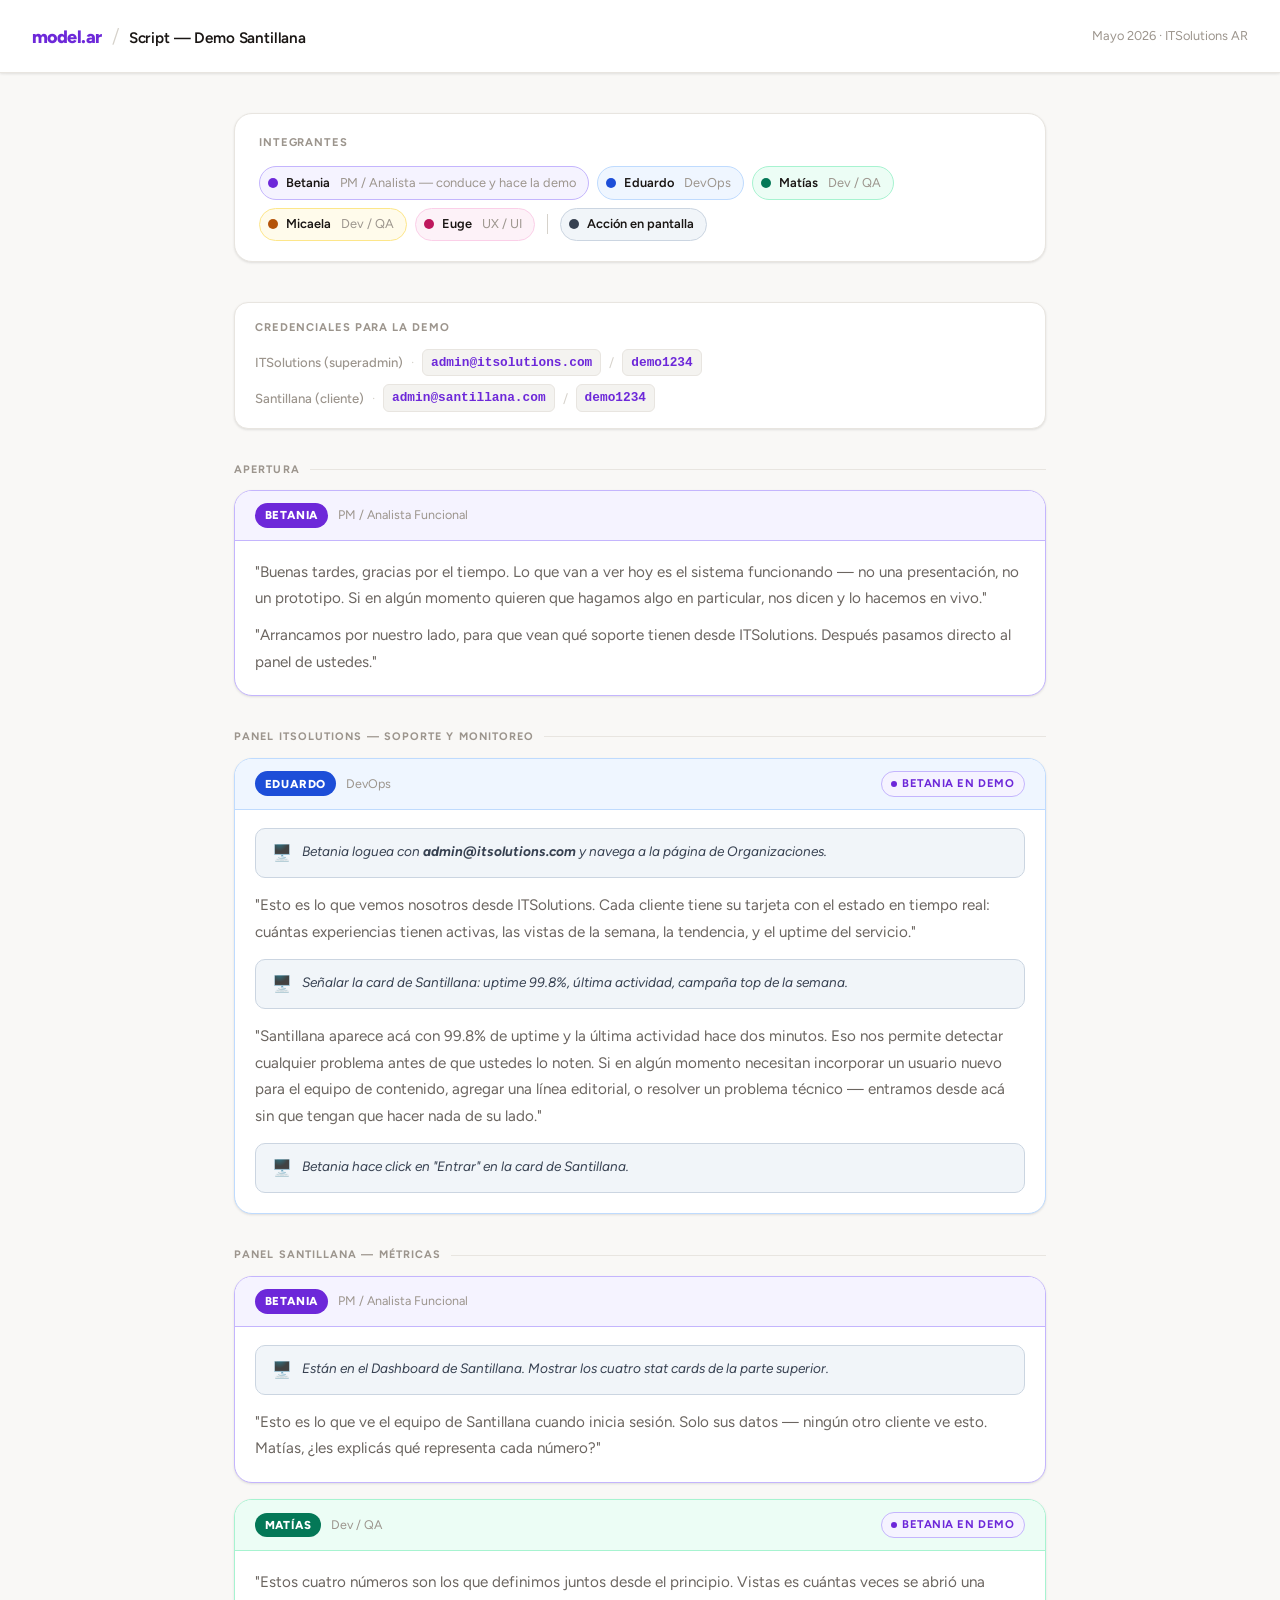
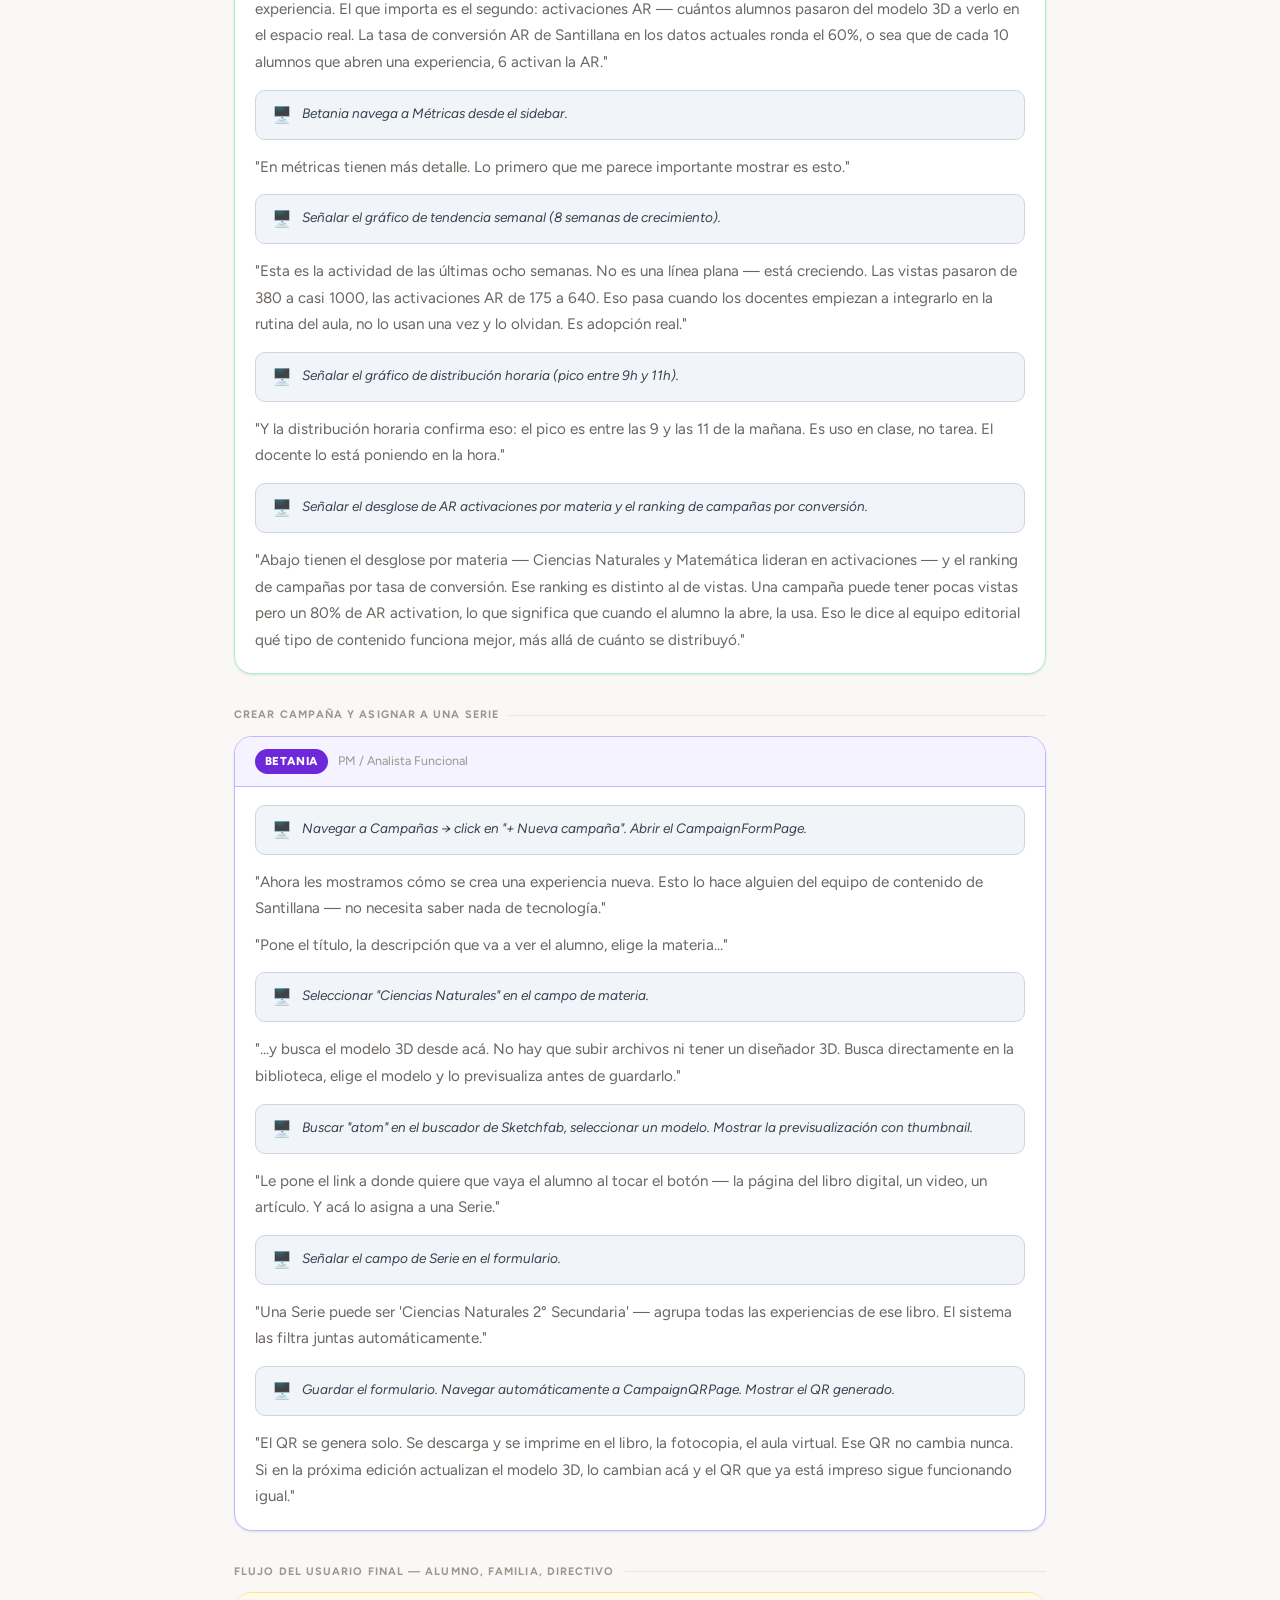
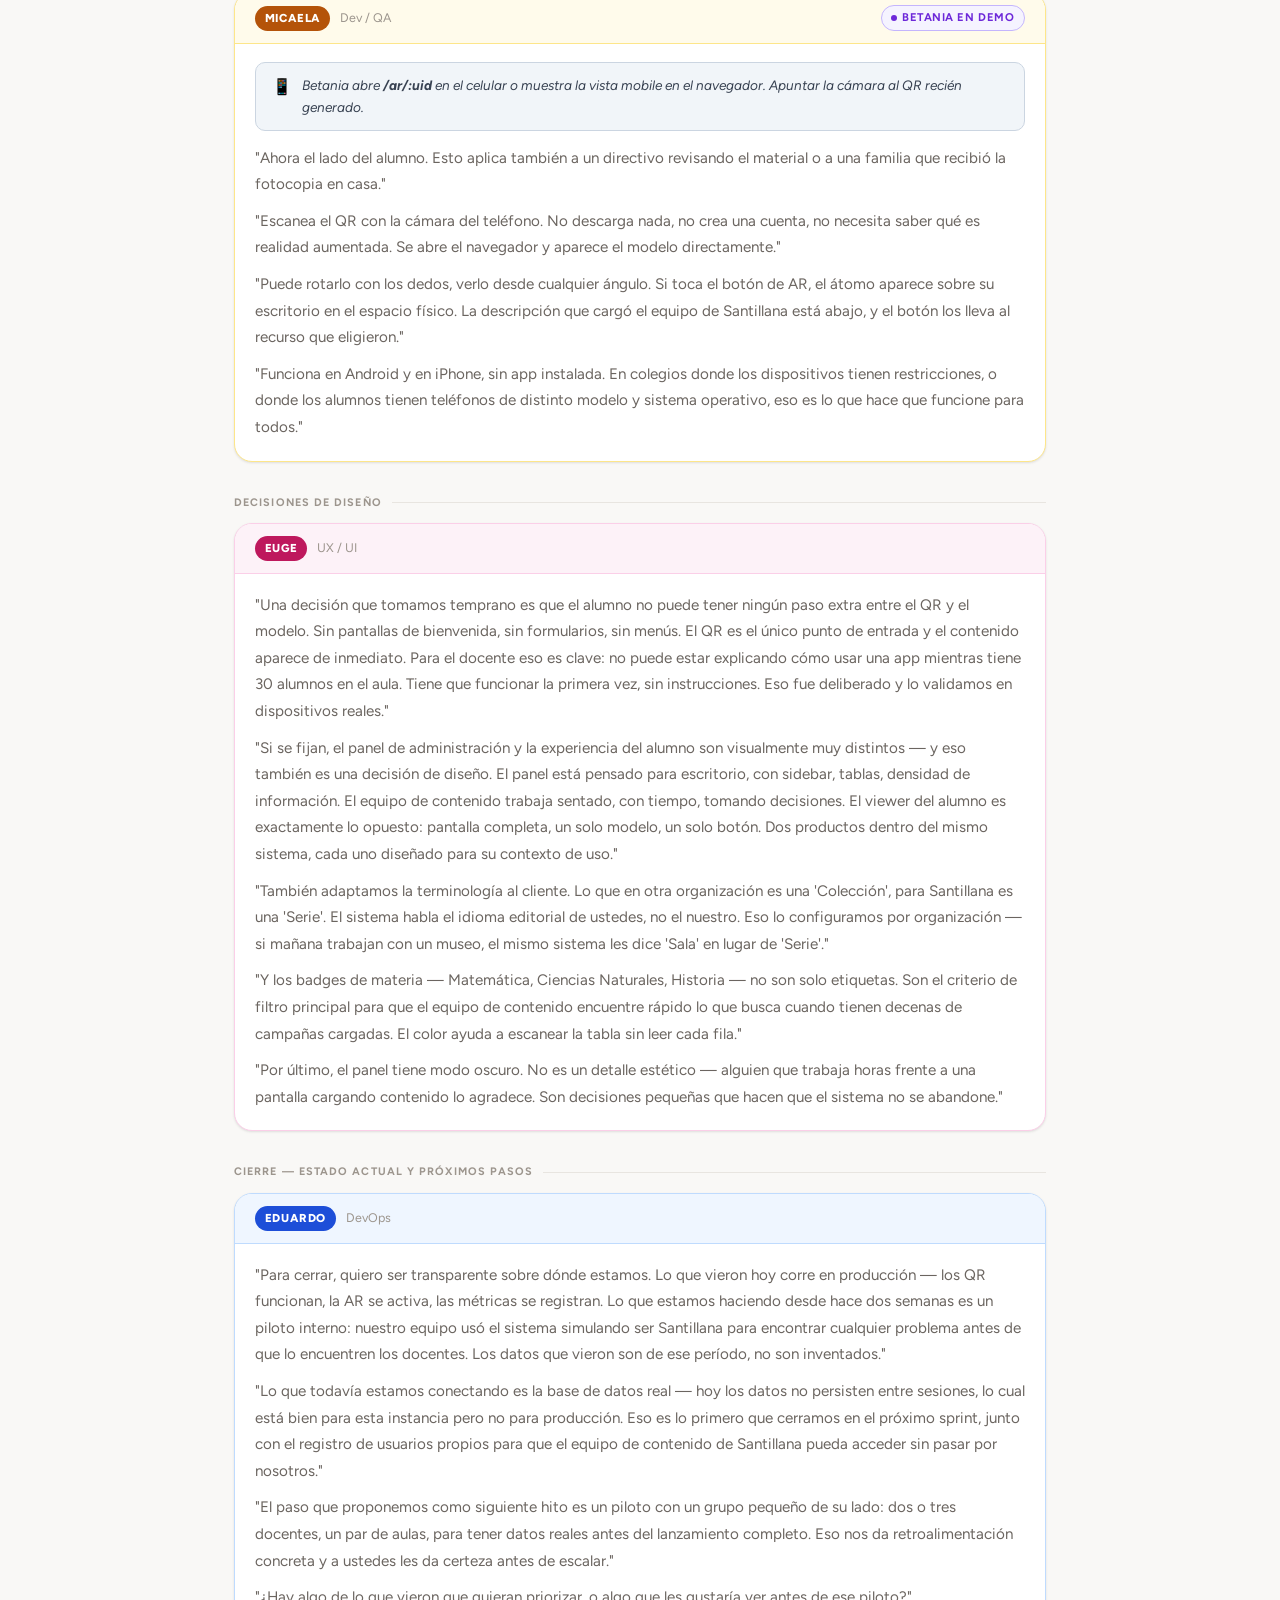
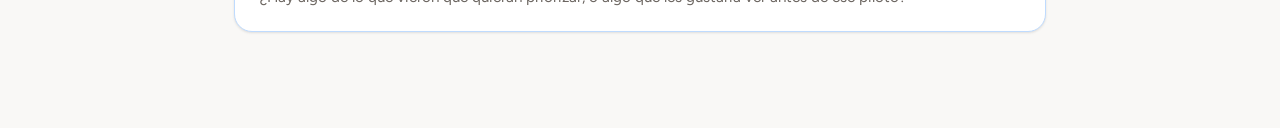
<file: index.html>
<!DOCTYPE html>
<html lang="es">
<head>
  <meta charset="UTF-8" />
  <meta name="viewport" content="width=device-width, initial-scale=1.0" />
  <title>model.ar — Script Demo Santillana</title>
  <link rel="preconnect" href="https://fonts.googleapis.com" />
  <link href="https://fonts.googleapis.com/css2?family=Figtree:ital,wght@0,300..900;1,300..900&display=swap" rel="stylesheet" />
  <style>
    /* ─── Tokens (del design system de model.ar) ─── */
    :root {
      --font: 'Figtree', system-ui, -apple-system, sans-serif;
      --font-mono: ui-monospace, SFMono-Regular, Menlo, monospace;

      --bg:        #f9f8f6;
      --surface:   #ffffff;
      --surface-2: #f4f3f0;
      --line:      #e8e5e0;
      --line-md:   #d6d2cb;

      --text:      #1a1614;
      --text-2:    #6b6560;
      --text-3:    #9c958d;

      --accent:    #6d28d9;
      --accent-bg: #f5f3ff;

      --r-sm: 6px;
      --r-md: 10px;
      --r-lg: 14px;
      --r-xl: 18px;
      --r-pill: 9999px;

      --shadow-sm: 0 1px 3px rgba(0,0,0,.07), 0 1px 2px rgba(0,0,0,.04);
      --shadow-md: 0 4px 16px rgba(0,0,0,.08);
    }

    /* ─── Colores por integrante ─── */
    :root {
      /* Betania — violet (acento del producto) */
      --c-betania:        #6d28d9;
      --c-betania-bg:     #f5f3ff;
      --c-betania-border: #c4b5fd;
      --c-betania-dark:   #4c1d95;

      /* Eduardo — blue */
      --c-eduardo:        #1d4ed8;
      --c-eduardo-bg:     #eff6ff;
      --c-eduardo-border: #bfdbfe;
      --c-eduardo-dark:   #1e3a8a;

      /* Matías — green */
      --c-matias:        #047857;
      --c-matias-bg:     #ecfdf5;
      --c-matias-border: #a7f3d0;
      --c-matias-dark:   #064e3b;

      /* Micaela — amber */
      --c-micaela:        #b45309;
      --c-micaela-bg:     #fffbeb;
      --c-micaela-border: #fde68a;
      --c-micaela-dark:   #78350f;

      /* Euge — rose */
      --c-euge:        #be185d;
      --c-euge-bg:     #fdf2f8;
      --c-euge-border: #fbcfe8;
      --c-euge-dark:   #831843;

      /* Demo action — neutral */
      --c-demo:        #374151;
      --c-demo-bg:     #f1f5f9;
      --c-demo-border: #cbd5e1;
    }

    /* ─── Reset ─── */
    *, *::before, *::after { box-sizing: border-box; margin: 0; padding: 0; }

    html { scroll-behavior: smooth; }

    body {
      font-family: var(--font);
      font-size: 1rem;
      line-height: 1.6;
      background: var(--bg);
      color: var(--text);
      -webkit-font-smoothing: antialiased;
    }

    /* ─── Header ─── */
    .site-header {
      background: var(--surface);
      border-bottom: 1px solid var(--line);
      padding: 1.25rem 2rem;
      display: flex;
      align-items: center;
      justify-content: space-between;
      gap: 1rem;
      position: sticky;
      top: 0;
      z-index: 10;
      box-shadow: var(--shadow-sm);
    }

    .site-header__brand {
      display: flex;
      align-items: baseline;
      gap: 0.625rem;
    }

    .site-header__logo {
      font-size: 1.125rem;
      font-weight: 800;
      letter-spacing: -0.03em;
      color: var(--accent);
    }

    .site-header__sep {
      color: var(--line-md);
      font-weight: 300;
      font-size: 1.25rem;
    }

    .site-header__title {
      font-size: 0.95rem;
      font-weight: 600;
      color: var(--text);
      letter-spacing: -0.01em;
    }

    .site-header__meta {
      font-size: 0.8rem;
      color: var(--text-3);
      font-weight: 400;
    }

    /* ─── Layout ─── */
    .main {
      max-width: 860px;
      margin: 0 auto;
      padding: 2.5rem 1.5rem 5rem;
    }

    /* ─── Leyenda ─── */
    .legend {
      background: var(--surface);
      border: 1px solid var(--line);
      border-radius: var(--r-xl);
      padding: 1.25rem 1.5rem;
      margin-bottom: 2.5rem;
      box-shadow: var(--shadow-sm);
    }

    .legend__title {
      font-size: 0.7rem;
      font-weight: 700;
      letter-spacing: 0.08em;
      text-transform: uppercase;
      color: var(--text-3);
      margin-bottom: 0.875rem;
    }

    .legend__grid {
      display: flex;
      flex-wrap: wrap;
      gap: 0.5rem;
    }

    .legend__item {
      display: flex;
      align-items: center;
      gap: 0.5rem;
      padding: 0.35rem 0.75rem 0.35rem 0.5rem;
      border-radius: var(--r-pill);
      border: 1px solid;
      font-size: 0.8rem;
      font-weight: 600;
    }

    .legend__dot {
      width: 10px;
      height: 10px;
      border-radius: 50%;
      flex-shrink: 0;
    }

    .legend__name { color: var(--text); }
    .legend__role { color: var(--text-3); font-weight: 400; margin-left: 0.125rem; }

    .legend__item--betania { background: var(--c-betania-bg); border-color: var(--c-betania-border); }
    .legend__item--betania .legend__dot { background: var(--c-betania); }

    .legend__item--eduardo { background: var(--c-eduardo-bg); border-color: var(--c-eduardo-border); }
    .legend__item--eduardo .legend__dot { background: var(--c-eduardo); }

    .legend__item--matias { background: var(--c-matias-bg); border-color: var(--c-matias-border); }
    .legend__item--matias .legend__dot { background: var(--c-matias); }

    .legend__item--micaela { background: var(--c-micaela-bg); border-color: var(--c-micaela-border); }
    .legend__item--micaela .legend__dot { background: var(--c-micaela); }

    .legend__item--euge { background: var(--c-euge-bg); border-color: var(--c-euge-border); }
    .legend__item--euge .legend__dot { background: var(--c-euge); }

    .legend__item--demo { background: var(--c-demo-bg); border-color: var(--c-demo-border); }
    .legend__item--demo .legend__dot { background: var(--c-demo); border-radius: var(--r-sm); }

    .legend__divider {
      width: 1px;
      height: 20px;
      background: var(--line-md);
      align-self: center;
      margin: 0 0.25rem;
    }

    /* ─── Turno ─── */
    .turn {
      margin-bottom: 1rem;
      border-radius: var(--r-xl);
      border: 1px solid var(--line);
      background: var(--surface);
      overflow: hidden;
      box-shadow: var(--shadow-sm);
    }

    .turn-header {
      display: flex;
      align-items: center;
      gap: 0.625rem;
      padding: 0.75rem 1.25rem;
      border-bottom: 1px solid var(--line);
    }

    .speaker-badge {
      font-size: 0.72rem;
      font-weight: 800;
      letter-spacing: 0.07em;
      text-transform: uppercase;
      padding: 0.2rem 0.6rem;
      border-radius: var(--r-pill);
      flex-shrink: 0;
    }

    .speaker-role {
      font-size: 0.78rem;
      color: var(--text-3);
      font-weight: 400;
    }

    .demo-pill {
      margin-left: auto;
      display: inline-flex;
      align-items: center;
      gap: 0.3rem;
      font-size: 0.7rem;
      font-weight: 700;
      letter-spacing: 0.05em;
      text-transform: uppercase;
      padding: 0.2rem 0.6rem;
      border-radius: var(--r-pill);
      background: var(--c-betania-bg);
      color: var(--c-betania);
      border: 1px solid var(--c-betania-border);
      flex-shrink: 0;
    }

    .demo-pill::before {
      content: '';
      display: inline-block;
      width: 6px;
      height: 6px;
      border-radius: 50%;
      background: var(--c-betania);
      animation: pulse 1.8s ease-in-out infinite;
    }

    @keyframes pulse {
      0%, 100% { opacity: 1; }
      50% { opacity: 0.4; }
    }

    .turn-body {
      padding: 1.125rem 1.25rem 1.25rem;
      display: flex;
      flex-direction: column;
      gap: 0.875rem;
    }

    .dialogue {
      font-size: 0.95rem;
      color: var(--text-2);
      line-height: 1.75;
    }

    .dialogue p + p {
      margin-top: 0.625rem;
    }

    .dialogue strong {
      color: var(--text);
      font-weight: 600;
    }

    /* ─── Acción de demo ─── */
    .demo-action {
      display: flex;
      align-items: flex-start;
      gap: 0.625rem;
      padding: 0.75rem 1rem;
      background: var(--c-demo-bg);
      border: 1px solid var(--c-demo-border);
      border-radius: var(--r-md);
      font-size: 0.85rem;
      color: var(--c-demo);
      font-style: italic;
    }

    .demo-action__icon {
      flex-shrink: 0;
      font-style: normal;
      font-size: 1rem;
      line-height: 1.5;
    }

    .demo-action__text {
      line-height: 1.55;
    }

    /* ─── Colores por turno ─── */

    /* Betania */
    .turn--betania { border-color: var(--c-betania-border); }
    .turn--betania .turn-header { background: var(--c-betania-bg); border-bottom-color: var(--c-betania-border); }
    .turn--betania .speaker-badge { background: var(--c-betania); color: #fff; }

    /* Eduardo */
    .turn--eduardo { border-color: var(--c-eduardo-border); }
    .turn--eduardo .turn-header { background: var(--c-eduardo-bg); border-bottom-color: var(--c-eduardo-border); }
    .turn--eduardo .speaker-badge { background: var(--c-eduardo); color: #fff; }

    /* Matías */
    .turn--matias { border-color: var(--c-matias-border); }
    .turn--matias .turn-header { background: var(--c-matias-bg); border-bottom-color: var(--c-matias-border); }
    .turn--matias .speaker-badge { background: var(--c-matias); color: #fff; }

    /* Micaela */
    .turn--micaela { border-color: var(--c-micaela-border); }
    .turn--micaela .turn-header { background: var(--c-micaela-bg); border-bottom-color: var(--c-micaela-border); }
    .turn--micaela .speaker-badge { background: var(--c-micaela); color: #fff; }

    /* Euge */
    .turn--euge { border-color: var(--c-euge-border); }
    .turn--euge .turn-header { background: var(--c-euge-bg); border-bottom-color: var(--c-euge-border); }
    .turn--euge .speaker-badge { background: var(--c-euge); color: #fff; }

    /* ─── Separador de sección ─── */
    .section-label {
      font-size: 0.68rem;
      font-weight: 700;
      letter-spacing: 0.1em;
      text-transform: uppercase;
      color: var(--text-3);
      margin: 2rem 0 0.75rem;
      display: flex;
      align-items: center;
      gap: 0.625rem;
    }

    .section-label::after {
      content: '';
      flex: 1;
      height: 1px;
      background: var(--line);
    }

    /* ─── Credenciales ─── */
    .creds-box {
      background: var(--surface);
      border: 1px solid var(--line);
      border-radius: var(--r-lg);
      padding: 1rem 1.25rem;
      margin-bottom: 2rem;
      display: flex;
      flex-wrap: wrap;
      gap: 0.5rem 1.5rem;
      box-shadow: var(--shadow-sm);
    }

    .creds-box__title {
      width: 100%;
      font-size: 0.7rem;
      font-weight: 700;
      letter-spacing: 0.08em;
      text-transform: uppercase;
      color: var(--text-3);
      margin-bottom: 0.25rem;
    }

    .cred-item {
      display: flex;
      align-items: center;
      gap: 0.5rem;
      font-size: 0.82rem;
    }

    .cred-item__label {
      color: var(--text-3);
      font-weight: 500;
    }

    .cred-item__value {
      font-family: var(--font-mono);
      font-size: 0.8rem;
      background: var(--surface-2);
      padding: 0.15rem 0.5rem;
      border-radius: var(--r-sm);
      border: 1px solid var(--line);
      color: var(--accent);
      font-weight: 600;
    }

    .cred-item__sep {
      color: var(--line-md);
    }

    /* ─── Responsive ─── */
    @media (max-width: 600px) {
      .site-header { padding: 1rem; }
      .main { padding: 1.5rem 1rem 4rem; }
      .turn-header { flex-wrap: wrap; }
      .demo-pill { margin-left: 0; }
    }

    /* ─── Print ─── */
    @media print {
      .site-header { position: static; }
      .turn { break-inside: avoid; }
      body { background: white; }
    }
  </style>
</head>
<body>

  <header class="site-header">
    <div class="site-header__brand">
      <span class="site-header__logo">model.ar</span>
      <span class="site-header__sep">/</span>
      <span class="site-header__title">Script — Demo Santillana</span>
    </div>
    <span class="site-header__meta">Mayo 2026 · ITSolutions AR</span>
  </header>

  <main class="main">

    <!-- Leyenda -->
    <div class="legend">
      <div class="legend__title">Integrantes</div>
      <div class="legend__grid">
        <div class="legend__item legend__item--betania">
          <span class="legend__dot"></span>
          <span class="legend__name">Betania</span>
          <span class="legend__role">PM / Analista — conduce y hace la demo</span>
        </div>
        <div class="legend__item legend__item--eduardo">
          <span class="legend__dot"></span>
          <span class="legend__name">Eduardo</span>
          <span class="legend__role">DevOps</span>
        </div>
        <div class="legend__item legend__item--matias">
          <span class="legend__dot"></span>
          <span class="legend__name">Matías</span>
          <span class="legend__role">Dev / QA</span>
        </div>
        <div class="legend__item legend__item--micaela">
          <span class="legend__dot"></span>
          <span class="legend__name">Micaela</span>
          <span class="legend__role">Dev / QA</span>
        </div>
        <div class="legend__item legend__item--euge">
          <span class="legend__dot"></span>
          <span class="legend__name">Euge</span>
          <span class="legend__role">UX / UI</span>
        </div>
        <div class="legend__divider"></div>
        <div class="legend__item legend__item--demo">
          <span class="legend__dot"></span>
          <span class="legend__name">Acción en pantalla</span>
        </div>
      </div>
    </div>

    <!-- Credenciales de demo -->
    <div class="creds-box">
      <div class="creds-box__title">Credenciales para la demo</div>
      <div class="cred-item">
        <span class="cred-item__label">ITSolutions (superadmin)</span>
        <span class="cred-item__sep">·</span>
        <span class="cred-item__value">admin@itsolutions.com</span>
        <span class="cred-item__sep">/</span>
        <span class="cred-item__value">demo1234</span>
      </div>
      <div class="cred-item">
        <span class="cred-item__label">Santillana (cliente)</span>
        <span class="cred-item__sep">·</span>
        <span class="cred-item__value">admin@santillana.com</span>
        <span class="cred-item__sep">/</span>
        <span class="cred-item__value">demo1234</span>
      </div>
    </div>


    <!-- ══════════════════════════════════════ -->
    <div class="section-label">Apertura</div>

    <div class="turn turn--betania">
      <div class="turn-header">
        <span class="speaker-badge">Betania</span>
        <span class="speaker-role">PM / Analista Funcional</span>
      </div>
      <div class="turn-body">
        <div class="dialogue">
          <p>"Buenas tardes, gracias por el tiempo. Lo que van a ver hoy es el sistema funcionando — no una presentación, no un prototipo. Si en algún momento quieren que hagamos algo en particular, nos dicen y lo hacemos en vivo."</p>
          <p>"Arrancamos por nuestro lado, para que vean qué soporte tienen desde ITSolutions. Después pasamos directo al panel de ustedes."</p>
        </div>
      </div>
    </div>


    <!-- ══════════════════════════════════════ -->
    <div class="section-label">Panel ITSolutions — soporte y monitoreo</div>

    <div class="turn turn--eduardo">
      <div class="turn-header">
        <span class="speaker-badge">Eduardo</span>
        <span class="speaker-role">DevOps</span>
        <span class="demo-pill">Betania en demo</span>
      </div>
      <div class="turn-body">
        <div class="demo-action">
          <span class="demo-action__icon">🖥️</span>
          <span class="demo-action__text">Betania loguea con <strong>admin@itsolutions.com</strong> y navega a la página de Organizaciones.</span>
        </div>
        <div class="dialogue">
          <p>"Esto es lo que vemos nosotros desde ITSolutions. Cada cliente tiene su tarjeta con el estado en tiempo real: cuántas experiencias tienen activas, las vistas de la semana, la tendencia, y el uptime del servicio."</p>
        </div>
        <div class="demo-action">
          <span class="demo-action__icon">🖥️</span>
          <span class="demo-action__text">Señalar la card de Santillana: uptime 99.8%, última actividad, campaña top de la semana.</span>
        </div>
        <div class="dialogue">
          <p>"Santillana aparece acá con 99.8% de uptime y la última actividad hace dos minutos. Eso nos permite detectar cualquier problema antes de que ustedes lo noten. Si en algún momento necesitan incorporar un usuario nuevo para el equipo de contenido, agregar una línea editorial, o resolver un problema técnico — entramos desde acá sin que tengan que hacer nada de su lado."</p>
        </div>
        <div class="demo-action">
          <span class="demo-action__icon">🖥️</span>
          <span class="demo-action__text">Betania hace click en "Entrar" en la card de Santillana.</span>
        </div>
      </div>
    </div>


    <!-- ══════════════════════════════════════ -->
    <div class="section-label">Panel Santillana — métricas</div>

    <div class="turn turn--betania">
      <div class="turn-header">
        <span class="speaker-badge">Betania</span>
        <span class="speaker-role">PM / Analista Funcional</span>
      </div>
      <div class="turn-body">
        <div class="demo-action">
          <span class="demo-action__icon">🖥️</span>
          <span class="demo-action__text">Están en el Dashboard de Santillana. Mostrar los cuatro stat cards de la parte superior.</span>
        </div>
        <div class="dialogue">
          <p>"Esto es lo que ve el equipo de Santillana cuando inicia sesión. Solo sus datos — ningún otro cliente ve esto. Matías, ¿les explicás qué representa cada número?"</p>
        </div>
      </div>
    </div>

    <div class="turn turn--matias">
      <div class="turn-header">
        <span class="speaker-badge">Matías</span>
        <span class="speaker-role">Dev / QA</span>
        <span class="demo-pill">Betania en demo</span>
      </div>
      <div class="turn-body">
        <div class="dialogue">
          <p>"Estos cuatro números son los que definimos juntos desde el principio. Vistas es cuántas veces se abrió una experiencia. El que importa es el segundo: activaciones AR — cuántos alumnos pasaron del modelo 3D a verlo en el espacio real. La tasa de conversión AR de Santillana en los datos actuales ronda el 60%, o sea que de cada 10 alumnos que abren una experiencia, 6 activan la AR."</p>
        </div>
        <div class="demo-action">
          <span class="demo-action__icon">🖥️</span>
          <span class="demo-action__text">Betania navega a Métricas desde el sidebar.</span>
        </div>
        <div class="dialogue">
          <p>"En métricas tienen más detalle. Lo primero que me parece importante mostrar es esto."</p>
        </div>
        <div class="demo-action">
          <span class="demo-action__icon">🖥️</span>
          <span class="demo-action__text">Señalar el gráfico de tendencia semanal (8 semanas de crecimiento).</span>
        </div>
        <div class="dialogue">
          <p>"Esta es la actividad de las últimas ocho semanas. No es una línea plana — está creciendo. Las vistas pasaron de 380 a casi 1000, las activaciones AR de 175 a 640. Eso pasa cuando los docentes empiezan a integrarlo en la rutina del aula, no lo usan una vez y lo olvidan. Es adopción real."</p>
        </div>
        <div class="demo-action">
          <span class="demo-action__icon">🖥️</span>
          <span class="demo-action__text">Señalar el gráfico de distribución horaria (pico entre 9h y 11h).</span>
        </div>
        <div class="dialogue">
          <p>"Y la distribución horaria confirma eso: el pico es entre las 9 y las 11 de la mañana. Es uso en clase, no tarea. El docente lo está poniendo en la hora."</p>
        </div>
        <div class="demo-action">
          <span class="demo-action__icon">🖥️</span>
          <span class="demo-action__text">Señalar el desglose de AR activaciones por materia y el ranking de campañas por conversión.</span>
        </div>
        <div class="dialogue">
          <p>"Abajo tienen el desglose por materia — Ciencias Naturales y Matemática lideran en activaciones — y el ranking de campañas por tasa de conversión. Ese ranking es distinto al de vistas. Una campaña puede tener pocas vistas pero un 80% de AR activation, lo que significa que cuando el alumno la abre, la usa. Eso le dice al equipo editorial qué tipo de contenido funciona mejor, más allá de cuánto se distribuyó."</p>
        </div>
      </div>
    </div>


    <!-- ══════════════════════════════════════ -->
    <div class="section-label">Crear campaña y asignar a una Serie</div>

    <div class="turn turn--betania">
      <div class="turn-header">
        <span class="speaker-badge">Betania</span>
        <span class="speaker-role">PM / Analista Funcional</span>
      </div>
      <div class="turn-body">
        <div class="demo-action">
          <span class="demo-action__icon">🖥️</span>
          <span class="demo-action__text">Navegar a Campañas → click en "+ Nueva campaña". Abrir el CampaignFormPage.</span>
        </div>
        <div class="dialogue">
          <p>"Ahora les mostramos cómo se crea una experiencia nueva. Esto lo hace alguien del equipo de contenido de Santillana — no necesita saber nada de tecnología."</p>
          <p>"Pone el título, la descripción que va a ver el alumno, elige la materia..."</p>
        </div>
        <div class="demo-action">
          <span class="demo-action__icon">🖥️</span>
          <span class="demo-action__text">Seleccionar "Ciencias Naturales" en el campo de materia.</span>
        </div>
        <div class="dialogue">
          <p>"...y busca el modelo 3D desde acá. No hay que subir archivos ni tener un diseñador 3D. Busca directamente en la biblioteca, elige el modelo y lo previsualiza antes de guardarlo."</p>
        </div>
        <div class="demo-action">
          <span class="demo-action__icon">🖥️</span>
          <span class="demo-action__text">Buscar "atom" en el buscador de Sketchfab, seleccionar un modelo. Mostrar la previsualización con thumbnail.</span>
        </div>
        <div class="dialogue">
          <p>"Le pone el link a donde quiere que vaya el alumno al tocar el botón — la página del libro digital, un video, un artículo. Y acá lo asigna a una Serie."</p>
        </div>
        <div class="demo-action">
          <span class="demo-action__icon">🖥️</span>
          <span class="demo-action__text">Señalar el campo de Serie en el formulario.</span>
        </div>
        <div class="dialogue">
          <p>"Una Serie puede ser 'Ciencias Naturales 2° Secundaria' — agrupa todas las experiencias de ese libro. El sistema las filtra juntas automáticamente."</p>
        </div>
        <div class="demo-action">
          <span class="demo-action__icon">🖥️</span>
          <span class="demo-action__text">Guardar el formulario. Navegar automáticamente a CampaignQRPage. Mostrar el QR generado.</span>
        </div>
        <div class="dialogue">
          <p>"El QR se genera solo. Se descarga y se imprime en el libro, la fotocopia, el aula virtual. Ese QR no cambia nunca. Si en la próxima edición actualizan el modelo 3D, lo cambian acá y el QR que ya está impreso sigue funcionando igual."</p>
        </div>
      </div>
    </div>


    <!-- ══════════════════════════════════════ -->
    <div class="section-label">Flujo del usuario final — alumno, familia, directivo</div>

    <div class="turn turn--micaela">
      <div class="turn-header">
        <span class="speaker-badge">Micaela</span>
        <span class="speaker-role">Dev / QA</span>
        <span class="demo-pill">Betania en demo</span>
      </div>
      <div class="turn-body">
        <div class="demo-action">
          <span class="demo-action__icon">📱</span>
          <span class="demo-action__text">Betania abre <strong>/ar/:uid</strong> en el celular o muestra la vista mobile en el navegador. Apuntar la cámara al QR recién generado.</span>
        </div>
        <div class="dialogue">
          <p>"Ahora el lado del alumno. Esto aplica también a un directivo revisando el material o a una familia que recibió la fotocopia en casa."</p>
          <p>"Escanea el QR con la cámara del teléfono. No descarga nada, no crea una cuenta, no necesita saber qué es realidad aumentada. Se abre el navegador y aparece el modelo directamente."</p>
          <p>"Puede rotarlo con los dedos, verlo desde cualquier ángulo. Si toca el botón de AR, el átomo aparece sobre su escritorio en el espacio físico. La descripción que cargó el equipo de Santillana está abajo, y el botón los lleva al recurso que eligieron."</p>
          <p>"Funciona en Android y en iPhone, sin app instalada. En colegios donde los dispositivos tienen restricciones, o donde los alumnos tienen teléfonos de distinto modelo y sistema operativo, eso es lo que hace que funcione para todos."</p>
        </div>
      </div>
    </div>


    <!-- ══════════════════════════════════════ -->
    <div class="section-label">Decisiones de diseño</div>

    <div class="turn turn--euge">
      <div class="turn-header">
        <span class="speaker-badge">Euge</span>
        <span class="speaker-role">UX / UI</span>
      </div>
      <div class="turn-body">
        <div class="dialogue">
          <p>"Una decisión que tomamos temprano es que el alumno no puede tener ningún paso extra entre el QR y el modelo. Sin pantallas de bienvenida, sin formularios, sin menús. El QR es el único punto de entrada y el contenido aparece de inmediato. Para el docente eso es clave: no puede estar explicando cómo usar una app mientras tiene 30 alumnos en el aula. Tiene que funcionar la primera vez, sin instrucciones. Eso fue deliberado y lo validamos en dispositivos reales."</p>
          <p>"Si se fijan, el panel de administración y la experiencia del alumno son visualmente muy distintos — y eso también es una decisión de diseño. El panel está pensado para escritorio, con sidebar, tablas, densidad de información. El equipo de contenido trabaja sentado, con tiempo, tomando decisiones. El viewer del alumno es exactamente lo opuesto: pantalla completa, un solo modelo, un solo botón. Dos productos dentro del mismo sistema, cada uno diseñado para su contexto de uso."</p>
          <p>"También adaptamos la terminología al cliente. Lo que en otra organización es una 'Colección', para Santillana es una 'Serie'. El sistema habla el idioma editorial de ustedes, no el nuestro. Eso lo configuramos por organización — si mañana trabajan con un museo, el mismo sistema les dice 'Sala' en lugar de 'Serie'."</p>
          <p>"Y los badges de materia — Matemática, Ciencias Naturales, Historia — no son solo etiquetas. Son el criterio de filtro principal para que el equipo de contenido encuentre rápido lo que busca cuando tienen decenas de campañas cargadas. El color ayuda a escanear la tabla sin leer cada fila."</p>
          <p>"Por último, el panel tiene modo oscuro. No es un detalle estético — alguien que trabaja horas frente a una pantalla cargando contenido lo agradece. Son decisiones pequeñas que hacen que el sistema no se abandone."</p>
        </div>
      </div>
    </div>


    <!-- ══════════════════════════════════════ -->
    <div class="section-label">Cierre — estado actual y próximos pasos</div>

    <div class="turn turn--eduardo">
      <div class="turn-header">
        <span class="speaker-badge">Eduardo</span>
        <span class="speaker-role">DevOps</span>
      </div>
      <div class="turn-body">
        <div class="dialogue">
          <p>"Para cerrar, quiero ser transparente sobre dónde estamos. Lo que vieron hoy corre en producción — los QR funcionan, la AR se activa, las métricas se registran. Lo que estamos haciendo desde hace dos semanas es un piloto interno: nuestro equipo usó el sistema simulando ser Santillana para encontrar cualquier problema antes de que lo encuentren los docentes. Los datos que vieron son de ese período, no son inventados."</p>
          <p>"Lo que todavía estamos conectando es la base de datos real — hoy los datos no persisten entre sesiones, lo cual está bien para esta instancia pero no para producción. Eso es lo primero que cerramos en el próximo sprint, junto con el registro de usuarios propios para que el equipo de contenido de Santillana pueda acceder sin pasar por nosotros."</p>
          <p>"El paso que proponemos como siguiente hito es un piloto con un grupo pequeño de su lado: dos o tres docentes, un par de aulas, para tener datos reales antes del lanzamiento completo. Eso nos da retroalimentación concreta y a ustedes les da certeza antes de escalar."</p>
          <p>"¿Hay algo de lo que vieron que quieran priorizar, o algo que les gustaría ver antes de ese piloto?"</p>
        </div>
      </div>
    </div>

  </main>

</body>
</html>
</file>
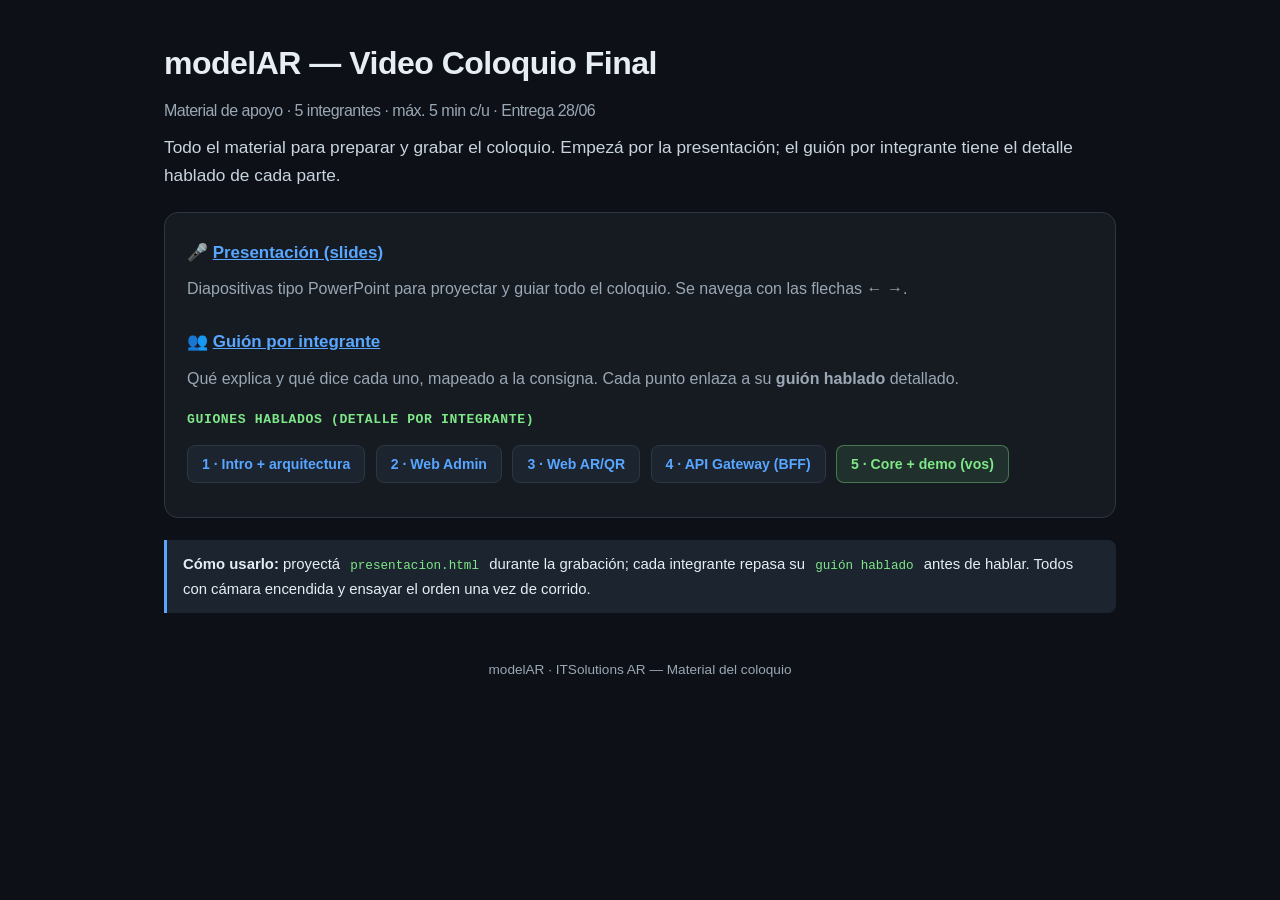
<file: coloquio/index.html>
<!DOCTYPE html>
<html lang="es">
<head>
<meta charset="UTF-8">
<meta name="viewport" content="width=device-width, initial-scale=1.0">
<title>modelAR — Material del Video Coloquio</title>
<link rel="stylesheet" href="styles.css">
</head>
<body>
<div class="wrap">
  <h1>modelAR — Video Coloquio Final
    <small>Material de apoyo · 5 integrantes · máx. 5 min c/u · Entrega 28/06</small>
  </h1>
  <p class="lead">Todo el material para preparar y grabar el coloquio. Empezá por la presentación; el guión por integrante tiene el detalle hablado de cada parte.</p>

  <div class="card"><div class="cbody" style="padding:20px 22px">
    <h3 style="margin-top:6px">🎤 <a href="presentacion.html">Presentación (slides)</a></h3>
    <p class="muted">Diapositivas tipo PowerPoint para proyectar y guiar todo el coloquio. Se navega con las flechas ← →.</p>

    <h3>👥 <a href="coloquio-integrantes.html">Guión por integrante</a></h3>
    <p class="muted">Qué explica y qué dice cada uno, mapeado a la consigna. Cada punto enlaza a su <b>guión hablado</b> detallado.</p>

    <h4 style="margin-top:18px">Guiones hablados (detalle por integrante)</h4>
    <p>
      <a class="btn" href="guion-1-intro.html">1 · Intro + arquitectura</a>
      <a class="btn" href="guion-2-web-admin.html">2 · Web Admin</a>
      <a class="btn" href="guion-3-web-ar.html">3 · Web AR/QR</a>
      <a class="btn" href="guion-4-api.html">4 · API Gateway (BFF)</a>
      <a class="btn go" href="guion-5-core.html">5 · Core + demo (vos)</a>
    </p>
  </div></div>

  <div class="note"><b>Cómo usarlo:</b> proyectá <code>presentacion.html</code> durante la grabación; cada integrante repasa su <code>guión hablado</code> antes de hablar. Todos con cámara encendida y ensayar el orden una vez de corrido.</div>

  <p class="foot">modelAR · ITSolutions AR — Material del coloquio</p>
</div>
</body>
</html>
</file>
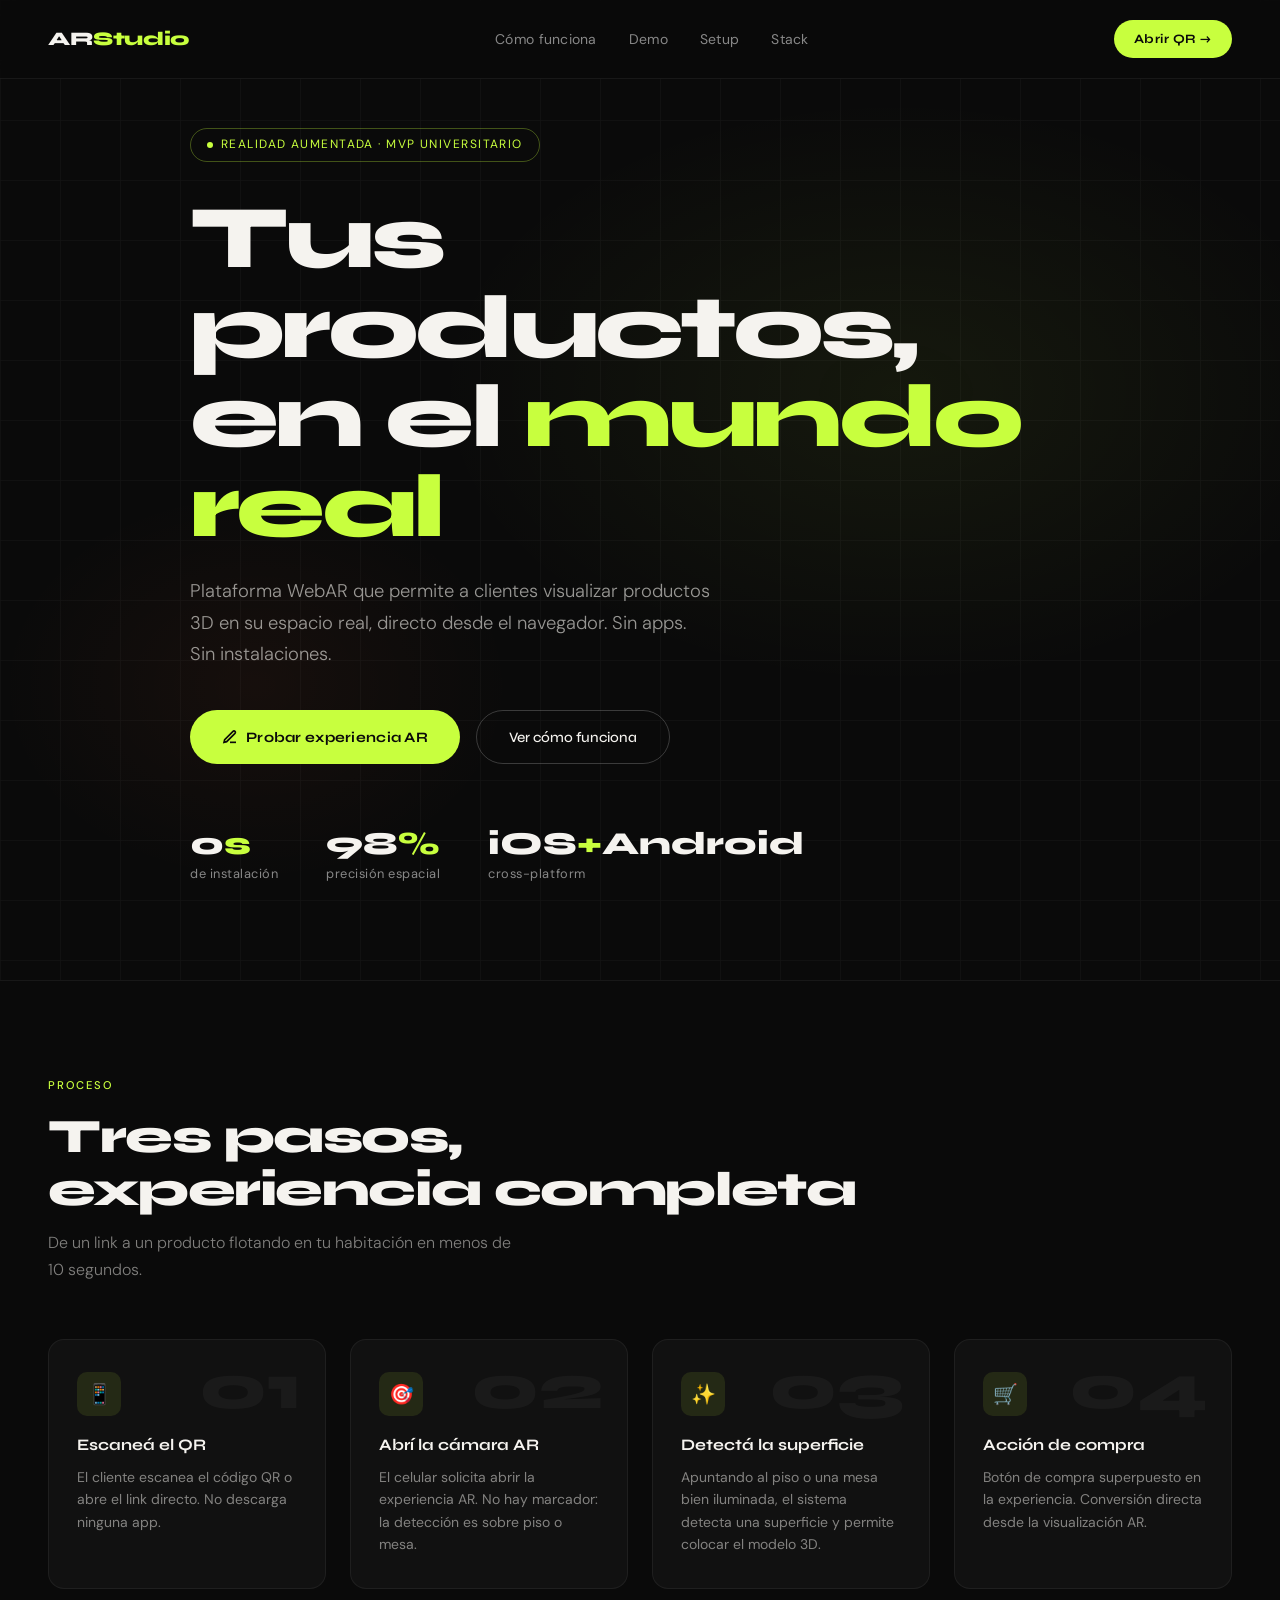
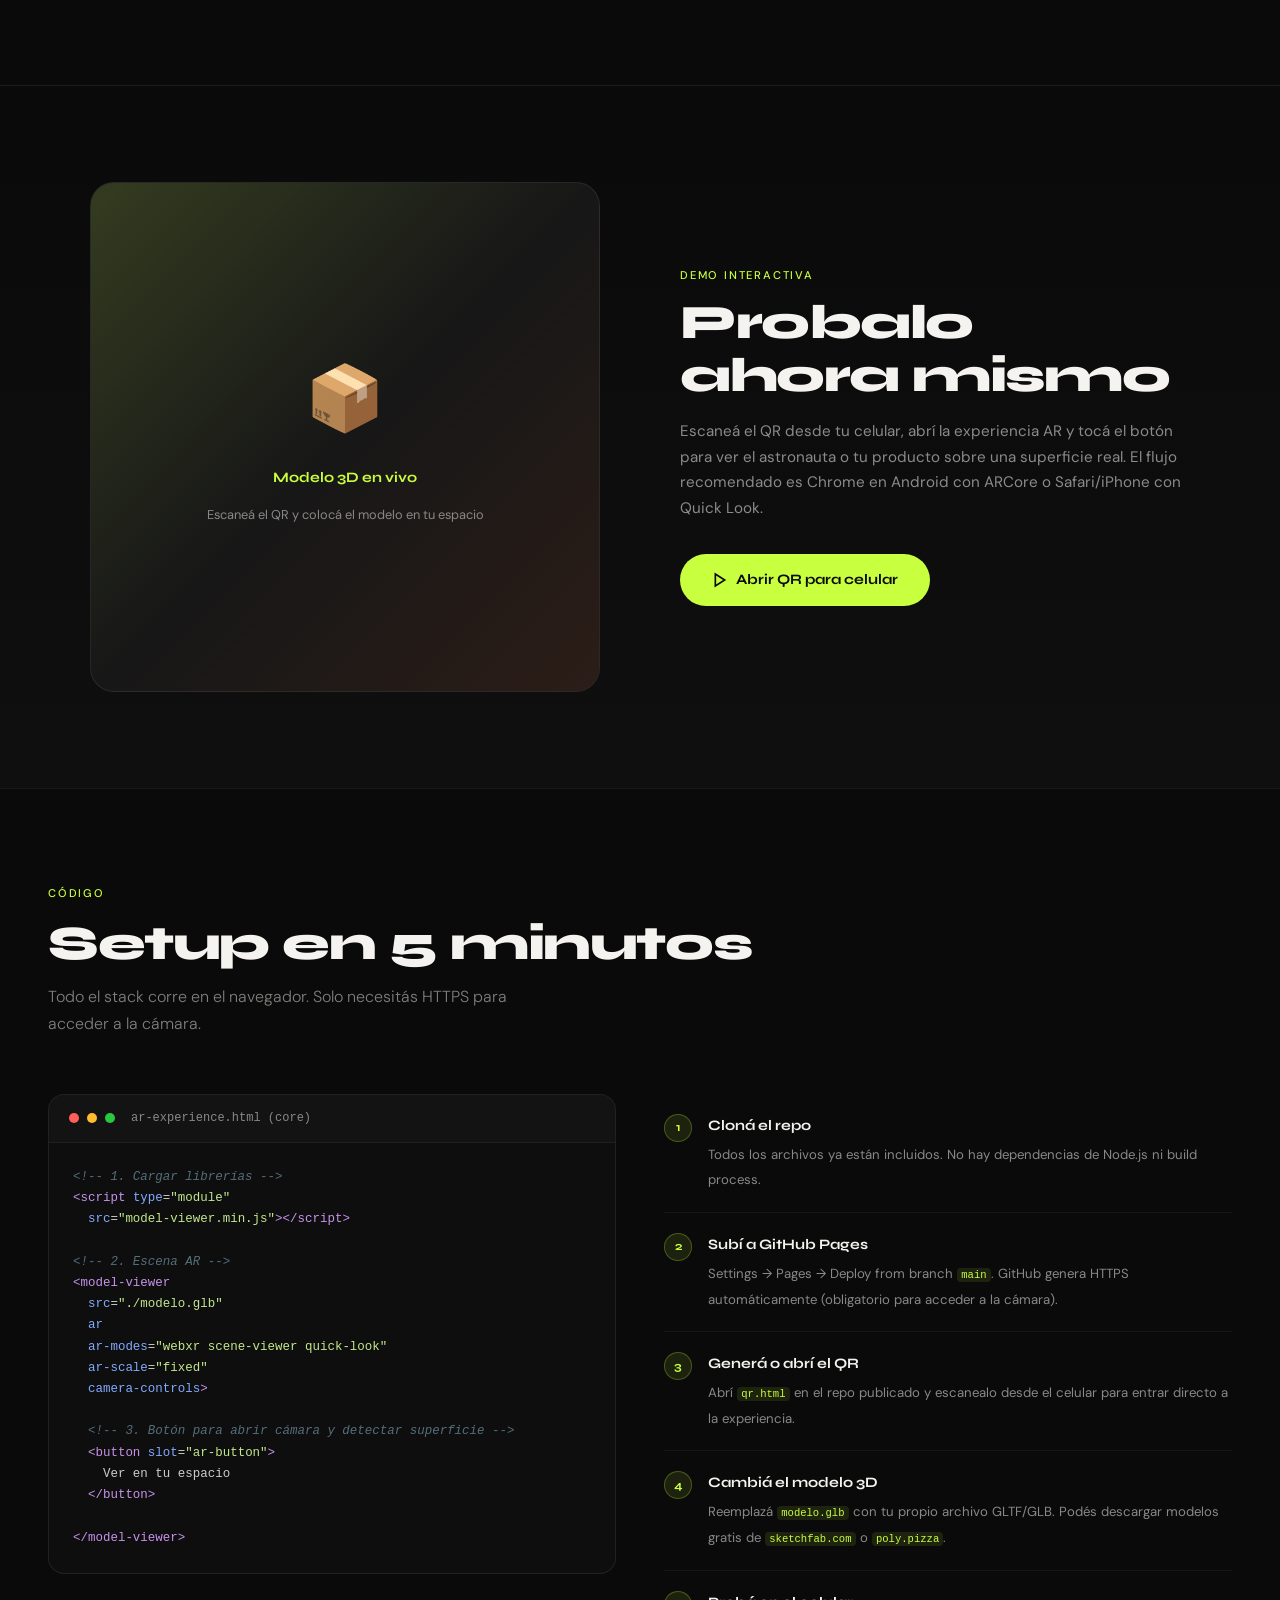
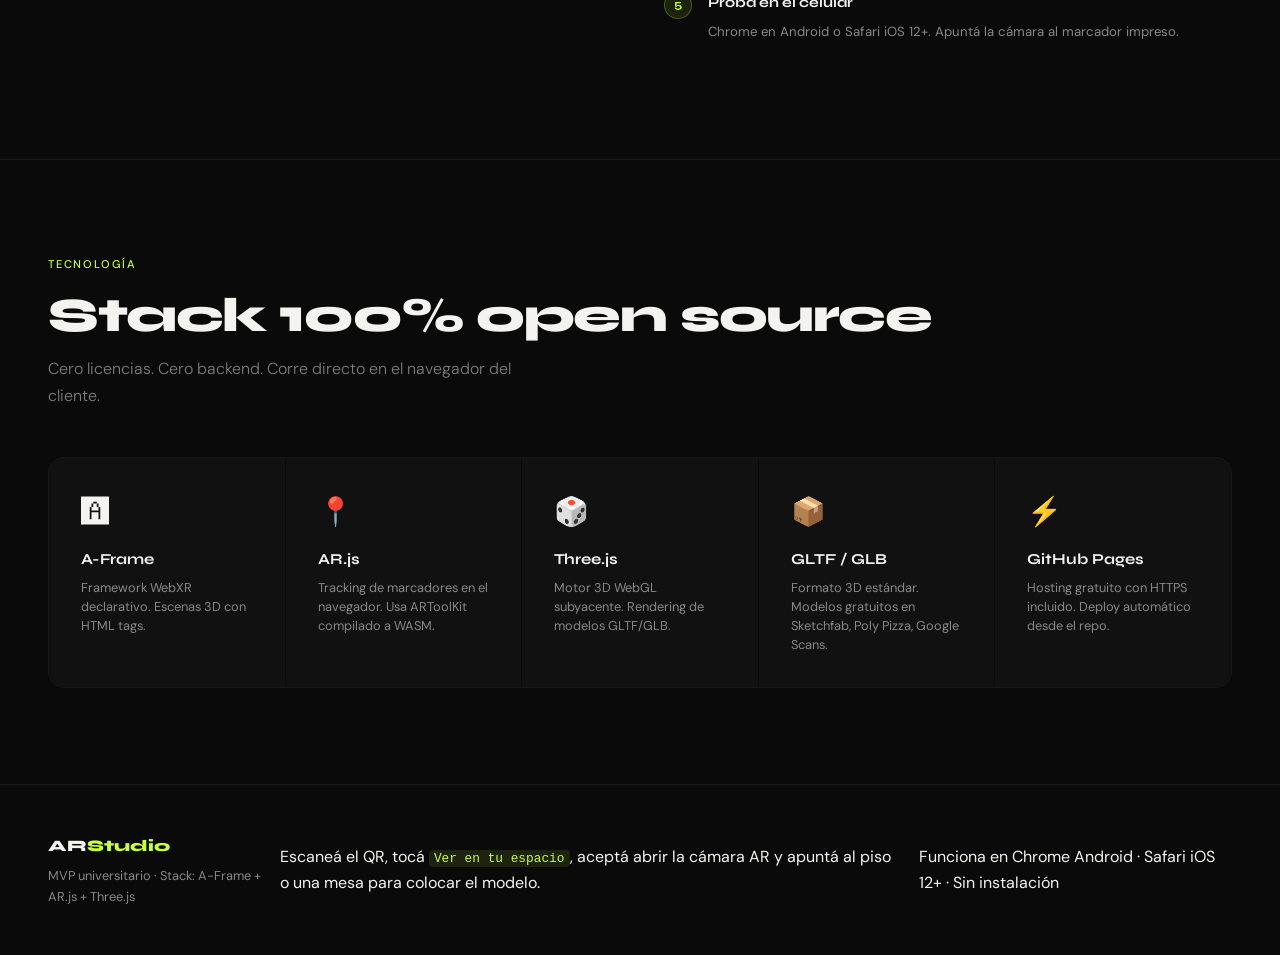
<file: ar-demo.html>
<!DOCTYPE html>
<html lang="es">
<head>
<meta charset="UTF-8">
<meta name="viewport" content="width=device-width, initial-scale=1.0">
<title>ARStudio — Visualizador AR de Productos</title>
<link rel="preconnect" href="https://fonts.googleapis.com">
<link href="https://fonts.googleapis.com/css2?family=Syne:wght@400;500;700;800&family=DM+Sans:ital,opsz,wght@0,9..40,300;0,9..40,400;1,9..40,300&display=swap" rel="stylesheet">
<style>
:root {
  --black: #0a0a0a;
  --white: #f5f3ef;
  --accent: #c8ff3e;
  --accent2: #ff6b35;
  --gray: #888;
  --card-bg: #111;
}
* { margin: 0; padding: 0; box-sizing: border-box; }
html { scroll-behavior: smooth; }
body {
  background: var(--black);
  color: var(--white);
  font-family: 'DM Sans', sans-serif;
  font-size: 16px;
  line-height: 1.6;
  overflow-x: hidden;
}

/* NAV */
nav {
  position: fixed; top: 0; left: 0; right: 0; z-index: 100;
  display: flex; align-items: center; justify-content: space-between;
  padding: 1.25rem 3rem;
  border-bottom: 1px solid rgba(255,255,255,0.06);
  backdrop-filter: blur(12px);
  background: rgba(10,10,10,0.85);
}
.logo {
  font-family: 'Syne', sans-serif;
  font-weight: 800; font-size: 1.2rem;
  letter-spacing: -0.02em;
}
.logo span { color: var(--accent); }
.nav-links { display: flex; gap: 2rem; }
.nav-links a {
  color: var(--gray); font-size: 0.875rem;
  text-decoration: none; letter-spacing: 0.02em;
  transition: color 0.2s;
}
.nav-links a:hover { color: var(--white); }
.nav-cta {
  background: var(--accent); color: var(--black);
  font-family: 'Syne', sans-serif; font-weight: 700;
  font-size: 0.8rem; letter-spacing: 0.04em;
  padding: 0.55rem 1.25rem; border-radius: 2rem;
  text-decoration: none; transition: transform 0.15s, background 0.2s;
}
.nav-cta:hover { transform: scale(1.04); background: #d4ff52; }

/* HERO */
.hero {
  min-height: 100vh;
  display: grid; place-items: center;
  padding: 8rem 3rem 6rem;
  position: relative; overflow: hidden;
}
.hero-bg {
  position: absolute; inset: 0; z-index: 0;
  background:
    radial-gradient(ellipse 60% 50% at 70% 40%, rgba(200,255,62,0.06) 0%, transparent 60%),
    radial-gradient(ellipse 40% 40% at 20% 70%, rgba(255,107,53,0.05) 0%, transparent 50%);
}
.hero-grid {
  position: absolute; inset: 0; z-index: 0; opacity: 0.035;
  background-image: linear-gradient(rgba(255,255,255,0.8) 1px, transparent 1px),
    linear-gradient(90deg, rgba(255,255,255,0.8) 1px, transparent 1px);
  background-size: 60px 60px;
}
.hero-inner { position: relative; z-index: 1; max-width: 900px; }
.hero-tag {
  display: inline-flex; align-items: center; gap: 0.5rem;
  font-size: 0.75rem; font-weight: 400; letter-spacing: 0.12em;
  text-transform: uppercase; color: var(--accent);
  border: 1px solid rgba(200,255,62,0.3);
  padding: 0.4rem 1rem; border-radius: 2rem; margin-bottom: 2rem;
  animation: fadeUp 0.6s ease both;
}
.hero-tag::before {
  content: ''; width: 6px; height: 6px; border-radius: 50%;
  background: var(--accent); animation: pulse 2s infinite;
}
@keyframes pulse { 0%,100%{opacity:1;transform:scale(1)} 50%{opacity:0.5;transform:scale(0.8)} }
h1 {
  font-family: 'Syne', sans-serif;
  font-size: clamp(3rem, 7vw, 6rem);
  font-weight: 800; line-height: 1;
  letter-spacing: -0.04em;
  animation: fadeUp 0.6s 0.1s ease both;
}
h1 em { font-style: normal; color: var(--accent); }
.hero-sub {
  margin-top: 1.5rem; font-size: 1.15rem;
  color: rgba(245,243,239,0.6); max-width: 520px;
  font-weight: 300; line-height: 1.7;
  animation: fadeUp 0.6s 0.2s ease both;
}
.hero-actions {
  display: flex; gap: 1rem; margin-top: 2.5rem; flex-wrap: wrap;
  animation: fadeUp 0.6s 0.3s ease both;
}
.btn-primary {
  background: var(--accent); color: var(--black);
  font-family: 'Syne', sans-serif; font-weight: 700;
  font-size: 0.9rem; letter-spacing: 0.02em;
  padding: 0.9rem 2rem; border-radius: 2rem;
  text-decoration: none; display: inline-flex; align-items: center; gap: 0.5rem;
  transition: transform 0.15s, box-shadow 0.15s;
}
.btn-primary:hover { transform: translateY(-2px); box-shadow: 0 8px 24px rgba(200,255,62,0.3); }
.btn-secondary {
  color: var(--white); font-family: 'Syne', sans-serif; font-weight: 500;
  font-size: 0.9rem; padding: 0.9rem 2rem; border-radius: 2rem;
  text-decoration: none; border: 1px solid rgba(255,255,255,0.2);
  transition: border-color 0.2s, background 0.2s;
}
.btn-secondary:hover { border-color: rgba(255,255,255,0.5); background: rgba(255,255,255,0.05); }
.hero-stats {
  display: flex; gap: 3rem; margin-top: 4rem;
  animation: fadeUp 0.6s 0.4s ease both;
}
.stat-num {
  font-family: 'Syne', sans-serif; font-size: 2rem; font-weight: 800;
  color: var(--white); line-height: 1;
}
.stat-num span { color: var(--accent); }
.stat-label { font-size: 0.8rem; color: var(--gray); margin-top: 0.25rem; letter-spacing: 0.04em; }

@keyframes fadeUp {
  from { opacity: 0; transform: translateY(20px); }
  to { opacity: 1; transform: translateY(0); }
}

/* SECTION BASE */
section { padding: 6rem 3rem; }
.section-label {
  font-size: 0.7rem; letter-spacing: 0.16em; text-transform: uppercase;
  color: var(--accent); margin-bottom: 1rem; font-weight: 500;
}
h2 {
  font-family: 'Syne', sans-serif; font-size: clamp(2rem, 4vw, 3rem);
  font-weight: 800; letter-spacing: -0.03em; line-height: 1.1;
}
.section-sub {
  color: rgba(245,243,239,0.5); font-size: 1rem;
  max-width: 480px; margin-top: 0.75rem; line-height: 1.7; font-weight: 300;
}

/* HOW IT WORKS */
#como-funciona { border-top: 1px solid rgba(255,255,255,0.06); }
.steps-grid {
  display: grid; grid-template-columns: repeat(auto-fit, minmax(220px, 1fr));
  gap: 1.5rem; margin-top: 3.5rem;
}
.step-card {
  background: var(--card-bg);
  border: 1px solid rgba(255,255,255,0.06);
  border-radius: 16px; padding: 2rem 1.75rem;
  position: relative; overflow: hidden;
  transition: border-color 0.3s, transform 0.3s;
}
.step-card:hover { border-color: rgba(200,255,62,0.2); transform: translateY(-4px); }
.step-num {
  font-family: 'Syne', sans-serif; font-size: 4rem; font-weight: 800;
  color: rgba(255,255,255,0.04); position: absolute;
  top: 1rem; right: 1.5rem; line-height: 1;
}
.step-icon {
  width: 44px; height: 44px; border-radius: 10px;
  background: rgba(200,255,62,0.1); display: flex; align-items: center;
  justify-content: center; font-size: 1.25rem; margin-bottom: 1rem;
}
.step-title {
  font-family: 'Syne', sans-serif; font-size: 1rem; font-weight: 700;
  margin-bottom: 0.5rem;
}
.step-desc { font-size: 0.875rem; color: rgba(245,243,239,0.5); line-height: 1.6; }

/* DEMO SECTION */
#demo {
  background: linear-gradient(180deg, var(--black) 0%, #0f0f0f 100%);
  border-top: 1px solid rgba(255,255,255,0.06);
}
.demo-inner {
  display: grid; grid-template-columns: 1fr 1fr; gap: 5rem; align-items: center;
  max-width: 1100px; margin: 0 auto;
}
.demo-visual {
  aspect-ratio: 1; border-radius: 24px;
  background: linear-gradient(135deg, #1a1a1a 0%, #141414 100%);
  border: 1px solid rgba(255,255,255,0.08);
  display: flex; flex-direction: column; align-items: center; justify-content: center;
  gap: 1rem; position: relative; overflow: hidden;
}
.demo-visual::before {
  content: ''; position: absolute; inset: -1px;
  background: linear-gradient(135deg, rgba(200,255,62,0.15), transparent 50%, rgba(255,107,53,0.1));
  border-radius: inherit; pointer-events: none;
}
.demo-icon { font-size: 4rem; }
.demo-label {
  font-family: 'Syne', sans-serif; font-size: 0.9rem; font-weight: 700;
  color: var(--accent);
}
.demo-sub-label { font-size: 0.8rem; color: var(--gray); }
.demo-content .section-label { margin-bottom: 0.75rem; }
.demo-content h2 { margin-bottom: 1rem; }
.demo-content p { color: rgba(245,243,239,0.55); font-size: 0.95rem; line-height: 1.7; margin-bottom: 2rem; }
.demo-link {
  display: inline-flex; align-items: center; gap: 0.5rem;
  background: var(--accent); color: var(--black);
  font-family: 'Syne', sans-serif; font-weight: 700; font-size: 0.9rem;
  padding: 0.9rem 2rem; border-radius: 2rem; text-decoration: none;
  transition: transform 0.15s, box-shadow 0.15s;
}
.demo-link:hover { transform: translateY(-2px); box-shadow: 0 8px 24px rgba(200,255,62,0.3); }
.demo-link svg { width: 16px; height: 16px; }

/* SETUP */
#setup { border-top: 1px solid rgba(255,255,255,0.06); }
.setup-grid { display: grid; grid-template-columns: 1fr 1fr; gap: 3rem; margin-top: 3.5rem; align-items: start; }
.code-block {
  background: #0e0e0e; border: 1px solid rgba(255,255,255,0.08);
  border-radius: 16px; overflow: hidden;
}
.code-header {
  display: flex; align-items: center; gap: 0.5rem;
  padding: 0.875rem 1.25rem;
  border-bottom: 1px solid rgba(255,255,255,0.06);
  background: rgba(255,255,255,0.02);
}
.dot { width: 10px; height: 10px; border-radius: 50%; }
.dot-r { background: #ff5f57; }
.dot-y { background: #febc2e; }
.dot-g { background: #28c840; }
.code-filename { font-size: 0.75rem; color: var(--gray); margin-left: 0.5rem; font-family: monospace; }
.code-block pre {
  padding: 1.5rem; font-family: 'Courier New', monospace;
  font-size: 0.78rem; line-height: 1.7; color: #ccc;
  overflow-x: auto; white-space: pre;
}
.code-block .kw { color: #c792ea; }
.code-block .str { color: #c3e88d; }
.code-block .attr { color: #82aaff; }
.code-block .val { color: #f78c6c; }
.code-block .cm { color: #546e7a; font-style: italic; }
.setup-steps-list { list-style: none; }
.setup-steps-list li {
  display: flex; gap: 1rem; padding: 1.25rem 0;
  border-bottom: 1px solid rgba(255,255,255,0.05);
}
.setup-steps-list li:last-child { border-bottom: none; }
.setup-step-n {
  width: 28px; height: 28px; border-radius: 50%; flex-shrink: 0;
  background: rgba(200,255,62,0.1); border: 1px solid rgba(200,255,62,0.25);
  display: flex; align-items: center; justify-content: center;
  font-family: 'Syne', sans-serif; font-size: 0.75rem; font-weight: 700; color: var(--accent);
}
.setup-step-text strong { display: block; font-family: 'Syne', sans-serif; font-size: 0.9rem; margin-bottom: 0.25rem; }
.setup-step-text span { font-size: 0.825rem; color: var(--gray); line-height: 1.6; }
code {
  font-family: monospace; background: rgba(200,255,62,0.1);
  color: var(--accent); padding: 0.1em 0.4em; border-radius: 4px; font-size: 0.8em;
}

/* STACK */
#stack { border-top: 1px solid rgba(255,255,255,0.06); }
.stack-grid { display: grid; grid-template-columns: repeat(auto-fit, minmax(200px, 1fr)); gap: 1px; margin-top: 3rem; border: 1px solid rgba(255,255,255,0.06); border-radius: 16px; overflow: hidden; }
.stack-item { padding: 2rem; background: var(--card-bg); transition: background 0.2s; }
.stack-item:hover { background: #161616; }
.stack-logo { font-size: 1.75rem; margin-bottom: 0.75rem; }
.stack-name { font-family: 'Syne', sans-serif; font-size: 0.95rem; font-weight: 700; margin-bottom: 0.4rem; }
.stack-role { font-size: 0.8rem; color: var(--gray); line-height: 1.5; }

/* FOOTER */
footer {
  padding: 3rem; border-top: 1px solid rgba(255,255,255,0.06);
  display: flex; justify-content: space-between; align-items: center; flex-wrap: gap;
  gap: 1rem;
}
.footer-logo { font-family: 'Syne', sans-serif; font-weight: 800; }
.footer-logo span { color: var(--accent); }
.footer-note { font-size: 0.8rem; color: var(--gray); }

/* RESPONSIVE */
@media (max-width: 768px) {
  nav { padding: 1rem 1.25rem; }
  .nav-links { display: none; }
  section { padding: 4rem 1.25rem; }
  .hero { padding: 7rem 1.25rem 4rem; }
  .hero-stats { gap: 1.5rem; flex-wrap: wrap; }
  .demo-inner { grid-template-columns: 1fr; gap: 2.5rem; }
  .setup-grid { grid-template-columns: 1fr; }
  footer { flex-direction: column; align-items: flex-start; }
}
</style>
</head>
<body>

<nav>
  <div class="logo">AR<span>Studio</span></div>
  <div class="nav-links">
    <a href="#como-funciona">Cómo funciona</a>
    <a href="#demo">Demo</a>
    <a href="#setup">Setup</a>
    <a href="#stack">Stack</a>
  </div>
  <a href="qr.html" class="nav-cta">Abrir QR →</a>
</nav>

<section class="hero">
  <div class="hero-bg"></div>
  <div class="hero-grid"></div>
  <div class="hero-inner">
    <div class="hero-tag">Realidad Aumentada · MVP Universitario</div>
    <h1>Tus productos,<br>en el <em>mundo real</em></h1>
    <p class="hero-sub">
      Plataforma WebAR que permite a clientes visualizar productos 3D en su espacio real, 
      directo desde el navegador. Sin apps. Sin instalaciones.
    </p>
    <div class="hero-actions">
      <a href="ar-experience.html" class="btn-primary">
        <svg width="16" height="16" viewBox="0 0 24 24" fill="none" stroke="currentColor" stroke-width="2.5"><path d="M12 20h9"/><path d="M16.5 3.5a2.121 2.121 0 013 3L7 19l-4 1 1-4L16.5 3.5z"/></svg>
        Probar experiencia AR
      </a>
      <a href="#como-funciona" class="btn-secondary">Ver cómo funciona</a>
    </div>
    <div class="hero-stats">
      <div>
        <div class="stat-num">0<span>s</span></div>
        <div class="stat-label">de instalación</div>
      </div>
      <div>
        <div class="stat-num">98<span>%</span></div>
        <div class="stat-label">precisión espacial</div>
      </div>
      <div>
        <div class="stat-num">iOS<span>+</span>Android</div>
        <div class="stat-label">cross-platform</div>
      </div>
    </div>
  </div>
</section>

<section id="como-funciona">
  <div class="section-label">Proceso</div>
  <h2>Tres pasos,<br>experiencia completa</h2>
  <p class="section-sub">De un link a un producto flotando en tu habitación en menos de 10 segundos.</p>
  <div class="steps-grid">
    <div class="step-card">
      <div class="step-num">01</div>
      <div class="step-icon">📱</div>
      <div class="step-title">Escaneá el QR</div>
      <div class="step-desc">El cliente escanea el código QR o abre el link directo. No descarga ninguna app.</div>
    </div>
    <div class="step-card">
      <div class="step-icon">🎯</div>
      <div class="step-num">02</div>
      <div class="step-title">Abrí la cámara AR</div>
      <div class="step-desc">El celular solicita abrir la experiencia AR. No hay marcador: la detección es sobre piso o mesa.</div>
    </div>
    <div class="step-card">
      <div class="step-icon">✨</div>
      <div class="step-num">03</div>
      <div class="step-title">Detectá la superficie</div>
      <div class="step-desc">Apuntando al piso o una mesa bien iluminada, el sistema detecta una superficie y permite colocar el modelo 3D.</div>
    </div>
    <div class="step-card">
      <div class="step-icon">🛒</div>
      <div class="step-num">04</div>
      <div class="step-title">Acción de compra</div>
      <div class="step-desc">Botón de compra superpuesto en la experiencia. Conversión directa desde la visualización AR.</div>
    </div>
  </div>
</section>

<section id="demo">
  <div class="demo-inner">
    <div class="demo-visual">
      <div class="demo-icon">📦</div>
      <div class="demo-label">Modelo 3D en vivo</div>
      <div class="demo-sub-label">Escaneá el QR y colocá el modelo en tu espacio</div>
    </div>
    <div class="demo-content">
      <div class="section-label">Demo interactiva</div>
      <h2>Probalo ahora mismo</h2>
      <p>
        Escaneá el QR desde tu celular, abrí la experiencia AR y tocá el botón para ver el astronauta o tu producto sobre una superficie real.
        El flujo recomendado es Chrome en Android con ARCore o Safari/iPhone con Quick Look.
      </p>
      <a href="qr.html" class="demo-link">
        <svg viewBox="0 0 24 24" fill="none" stroke="currentColor" stroke-width="2.5"><polygon points="5 3 19 12 5 21 5 3"></polygon></svg>
        Abrir QR para celular
      </a>
    </div>
  </div>
</section>

<section id="setup">
  <div class="section-label">Código</div>
  <h2>Setup en 5 minutos</h2>
  <p class="section-sub">Todo el stack corre en el navegador. Solo necesitás HTTPS para acceder a la cámara.</p>
  <div class="setup-grid">
    <div class="code-block">
      <div class="code-header">
        <div class="dot dot-r"></div><div class="dot dot-y"></div><div class="dot dot-g"></div>
        <span class="code-filename">ar-experience.html (core)</span>
      </div>
      <pre><span class="cm">&lt;!-- 1. Cargar librerías --&gt;</span>
<span class="kw">&lt;script</span> <span class="attr">type</span>=<span class="str">"module"</span>
  <span class="attr">src</span>=<span class="str">"model-viewer.min.js"</span><span class="kw">&gt;&lt;/script&gt;</span>

<span class="cm">&lt;!-- 2. Escena AR --&gt;</span>
<span class="kw">&lt;model-viewer</span>
  <span class="attr">src</span>=<span class="str">"./modelo.glb"</span>
  <span class="attr">ar</span>
  <span class="attr">ar-modes</span>=<span class="str">"webxr scene-viewer quick-look"</span>
  <span class="attr">ar-scale</span>=<span class="str">"fixed"</span>
  <span class="attr">camera-controls</span><span class="kw">&gt;</span>

  <span class="cm">&lt;!-- 3. Botón para abrir cámara y detectar superficie --&gt;</span>
  <span class="kw">&lt;button</span> <span class="attr">slot</span>=<span class="str">"ar-button"</span><span class="kw">&gt;</span>
    Ver en tu espacio
  <span class="kw">&lt;/button&gt;</span>

<span class="kw">&lt;/model-viewer&gt;</span></pre>
    </div>
    <ul class="setup-steps-list">
      <li>
        <div class="setup-step-n">1</div>
        <div class="setup-step-text">
          <strong>Cloná el repo</strong>
          <span>Todos los archivos ya están incluidos. No hay dependencias de Node.js ni build process.</span>
        </div>
      </li>
      <li>
        <div class="setup-step-n">2</div>
        <div class="setup-step-text">
          <strong>Subí a GitHub Pages</strong>
          <span>Settings → Pages → Deploy from branch <code>main</code>. GitHub genera HTTPS automáticamente (obligatorio para acceder a la cámara).</span>
        </div>
      </li>
      <li>
        <div class="setup-step-n">3</div>
        <div class="setup-step-text">
          <strong>Generá o abrí el QR</strong>
          <span>Abrí <code>qr.html</code> en el repo publicado y escanealo desde el celular para entrar directo a la experiencia.</span>
        </div>
      </li>
      <li>
        <div class="setup-step-n">4</div>
        <div class="setup-step-text">
          <strong>Cambiá el modelo 3D</strong>
          <span>Reemplazá <code>modelo.glb</code> con tu propio archivo GLTF/GLB. Podés descargar modelos gratis de <code>sketchfab.com</code> o <code>poly.pizza</code>.</span>
        </div>
      </li>
      <li>
        <div class="setup-step-n">5</div>
        <div class="setup-step-text">
          <strong>Probá en el celular</strong>
          <span>Chrome en Android o Safari iOS 12+. Apuntá la cámara al marcador impreso.</span>
        </div>
      </li>
    </ul>
  </div>
</section>

<section id="stack">
  <div class="section-label">Tecnología</div>
  <h2>Stack 100% open source</h2>
  <p class="section-sub">Cero licencias. Cero backend. Corre directo en el navegador del cliente.</p>
  <div class="stack-grid">
    <div class="stack-item">
      <div class="stack-logo">🅰</div>
      <div class="stack-name">A-Frame</div>
      <div class="stack-role">Framework WebXR declarativo. Escenas 3D con HTML tags.</div>
    </div>
    <div class="stack-item">
      <div class="stack-logo">📍</div>
      <div class="stack-name">AR.js</div>
      <div class="stack-role">Tracking de marcadores en el navegador. Usa ARToolKit compilado a WASM.</div>
    </div>
    <div class="stack-item">
      <div class="stack-logo">🎲</div>
      <div class="stack-name">Three.js</div>
      <div class="stack-role">Motor 3D WebGL subyacente. Rendering de modelos GLTF/GLB.</div>
    </div>
    <div class="stack-item">
      <div class="stack-logo">📦</div>
      <div class="stack-name">GLTF / GLB</div>
      <div class="stack-role">Formato 3D estándar. Modelos gratuitos en Sketchfab, Poly Pizza, Google Scans.</div>
    </div>
    <div class="stack-item">
      <div class="stack-logo">⚡</div>
      <div class="stack-name">GitHub Pages</div>
      <div class="stack-role">Hosting gratuito con HTTPS incluido. Deploy automático desde el repo.</div>
    </div>
  </div>
</section>

<footer>
  <div>
    <div class="footer-logo">AR<span>Studio</span></div>
    <div class="footer-note" style="margin-top: 0.5rem;">MVP universitario · Stack: A-Frame + AR.js + Three.js</div>
  </div>
          <span>Escaneá el QR, tocá <code>Ver en tu espacio</code>, aceptá abrir la cámara AR y apuntá al piso o una mesa para colocar el modelo.</span>
    Funciona en Chrome Android · Safari iOS 12+ · Sin instalación
  </div>
</footer>

</body>
</html>
</file>
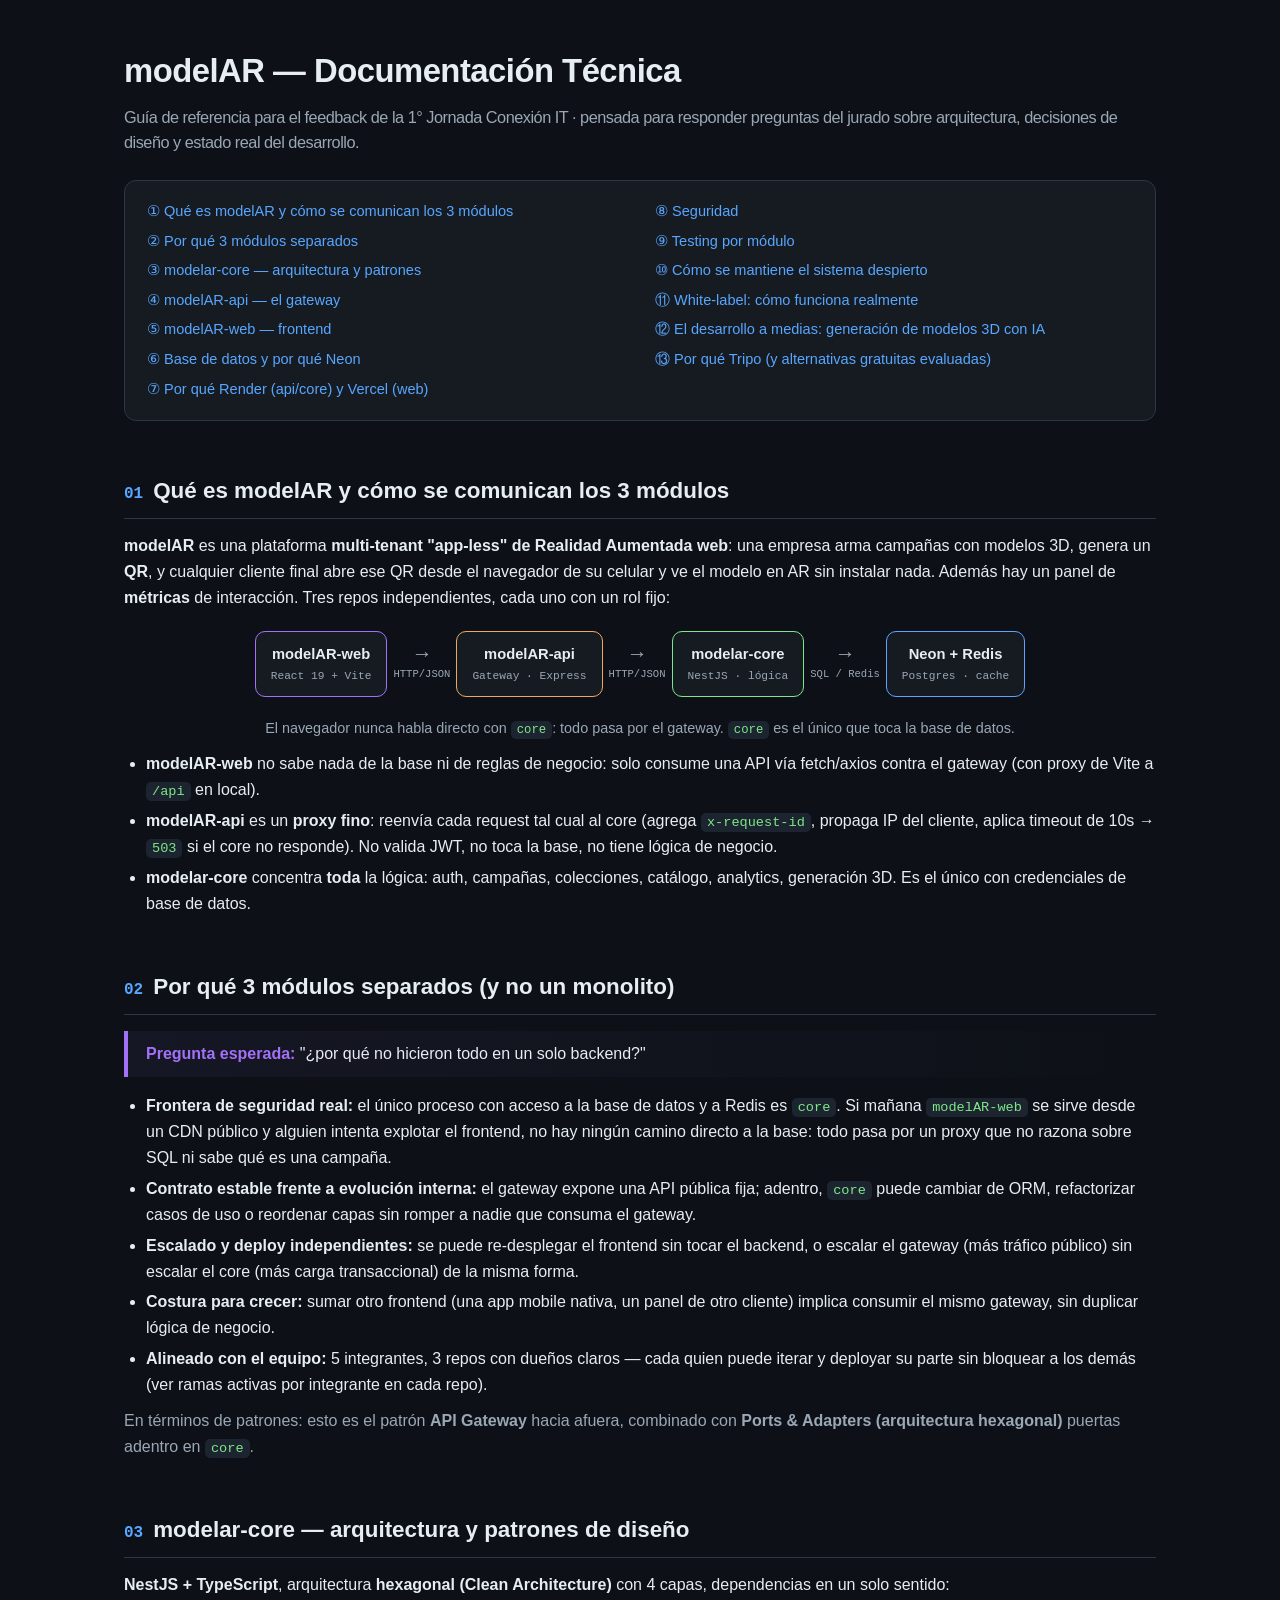
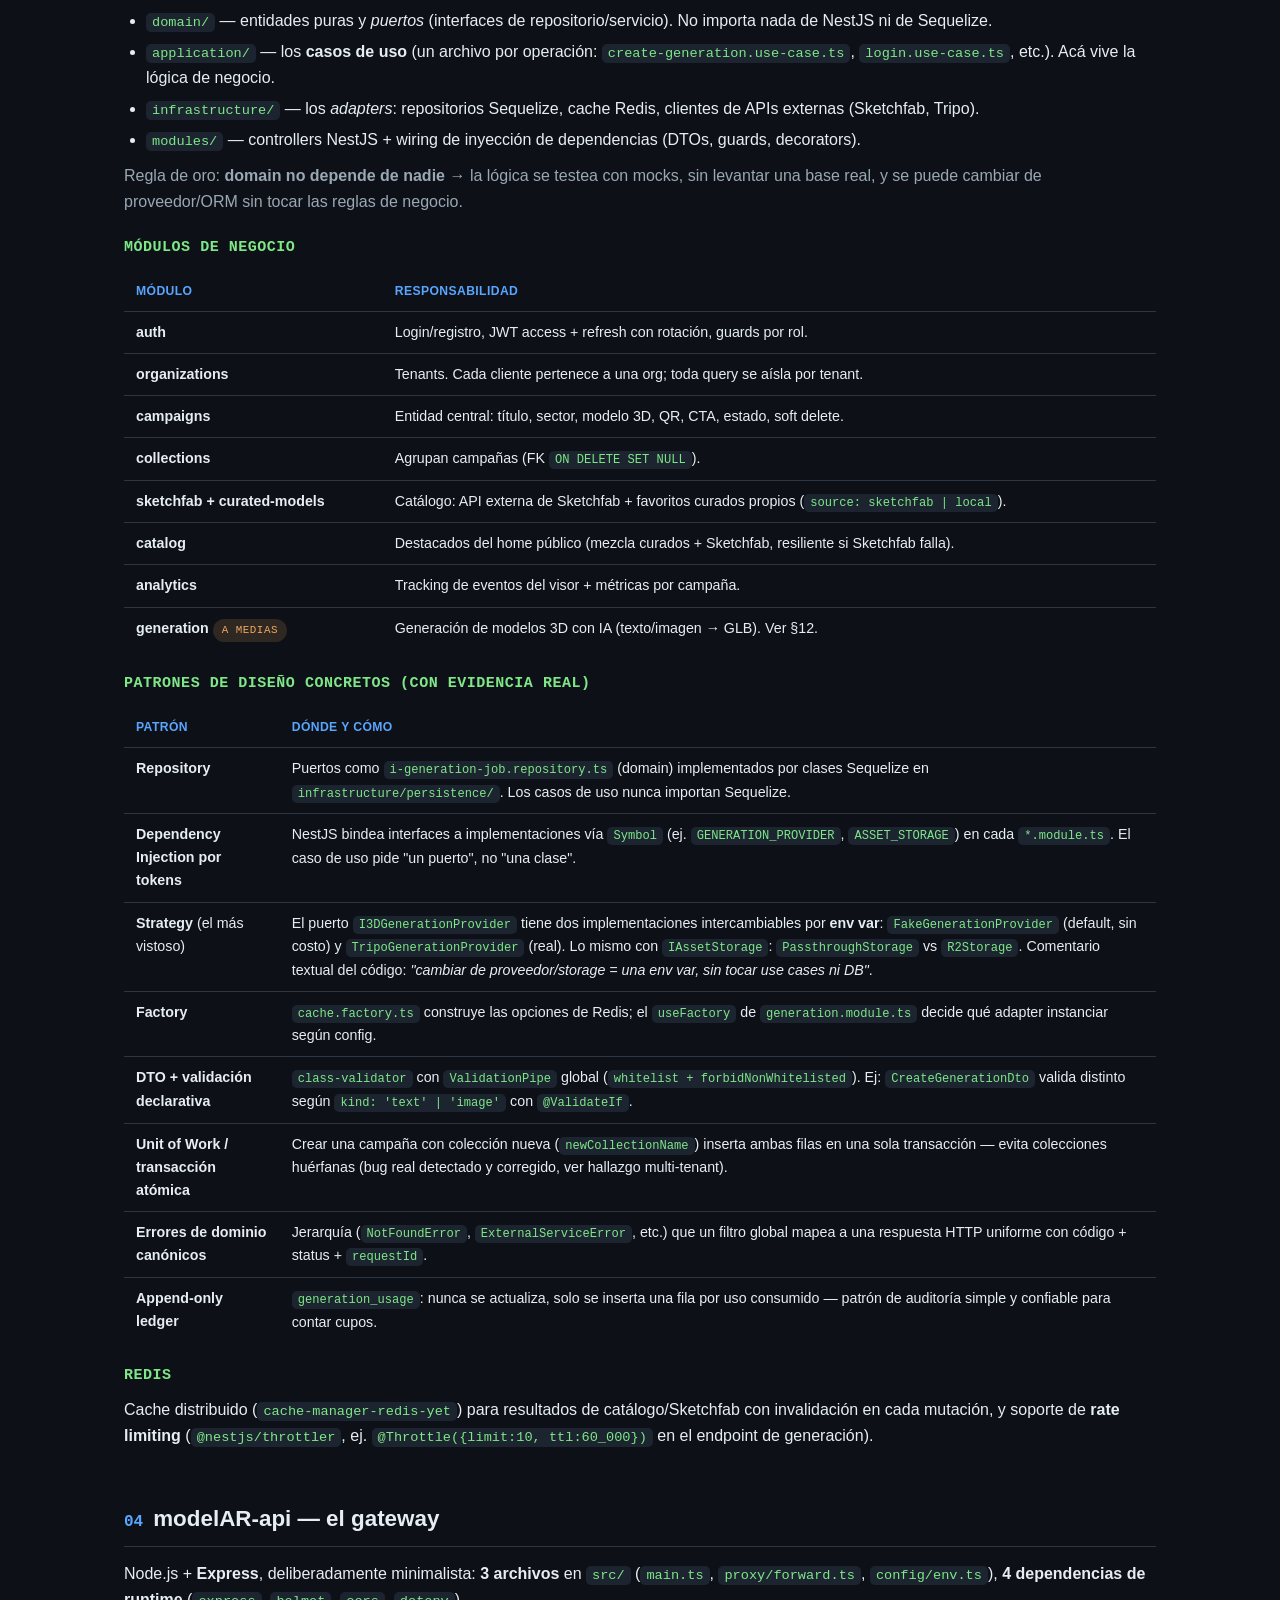
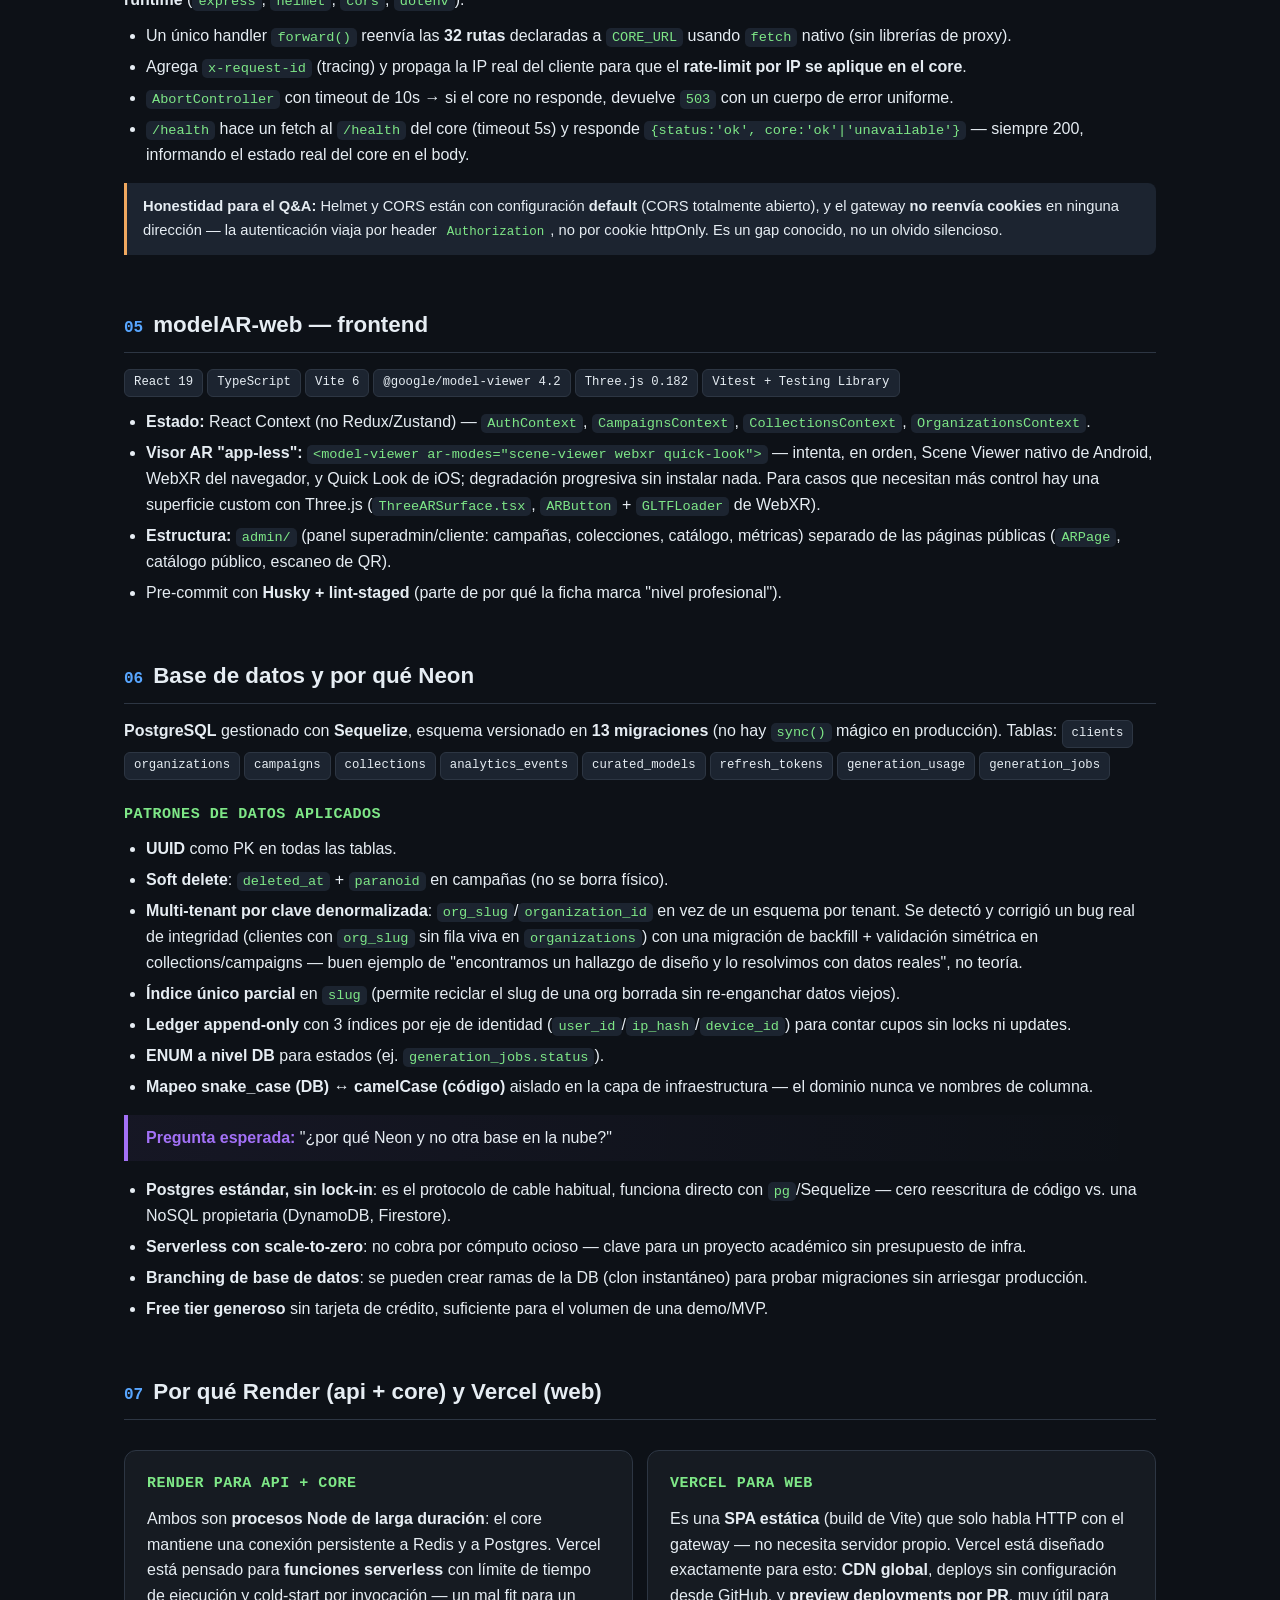
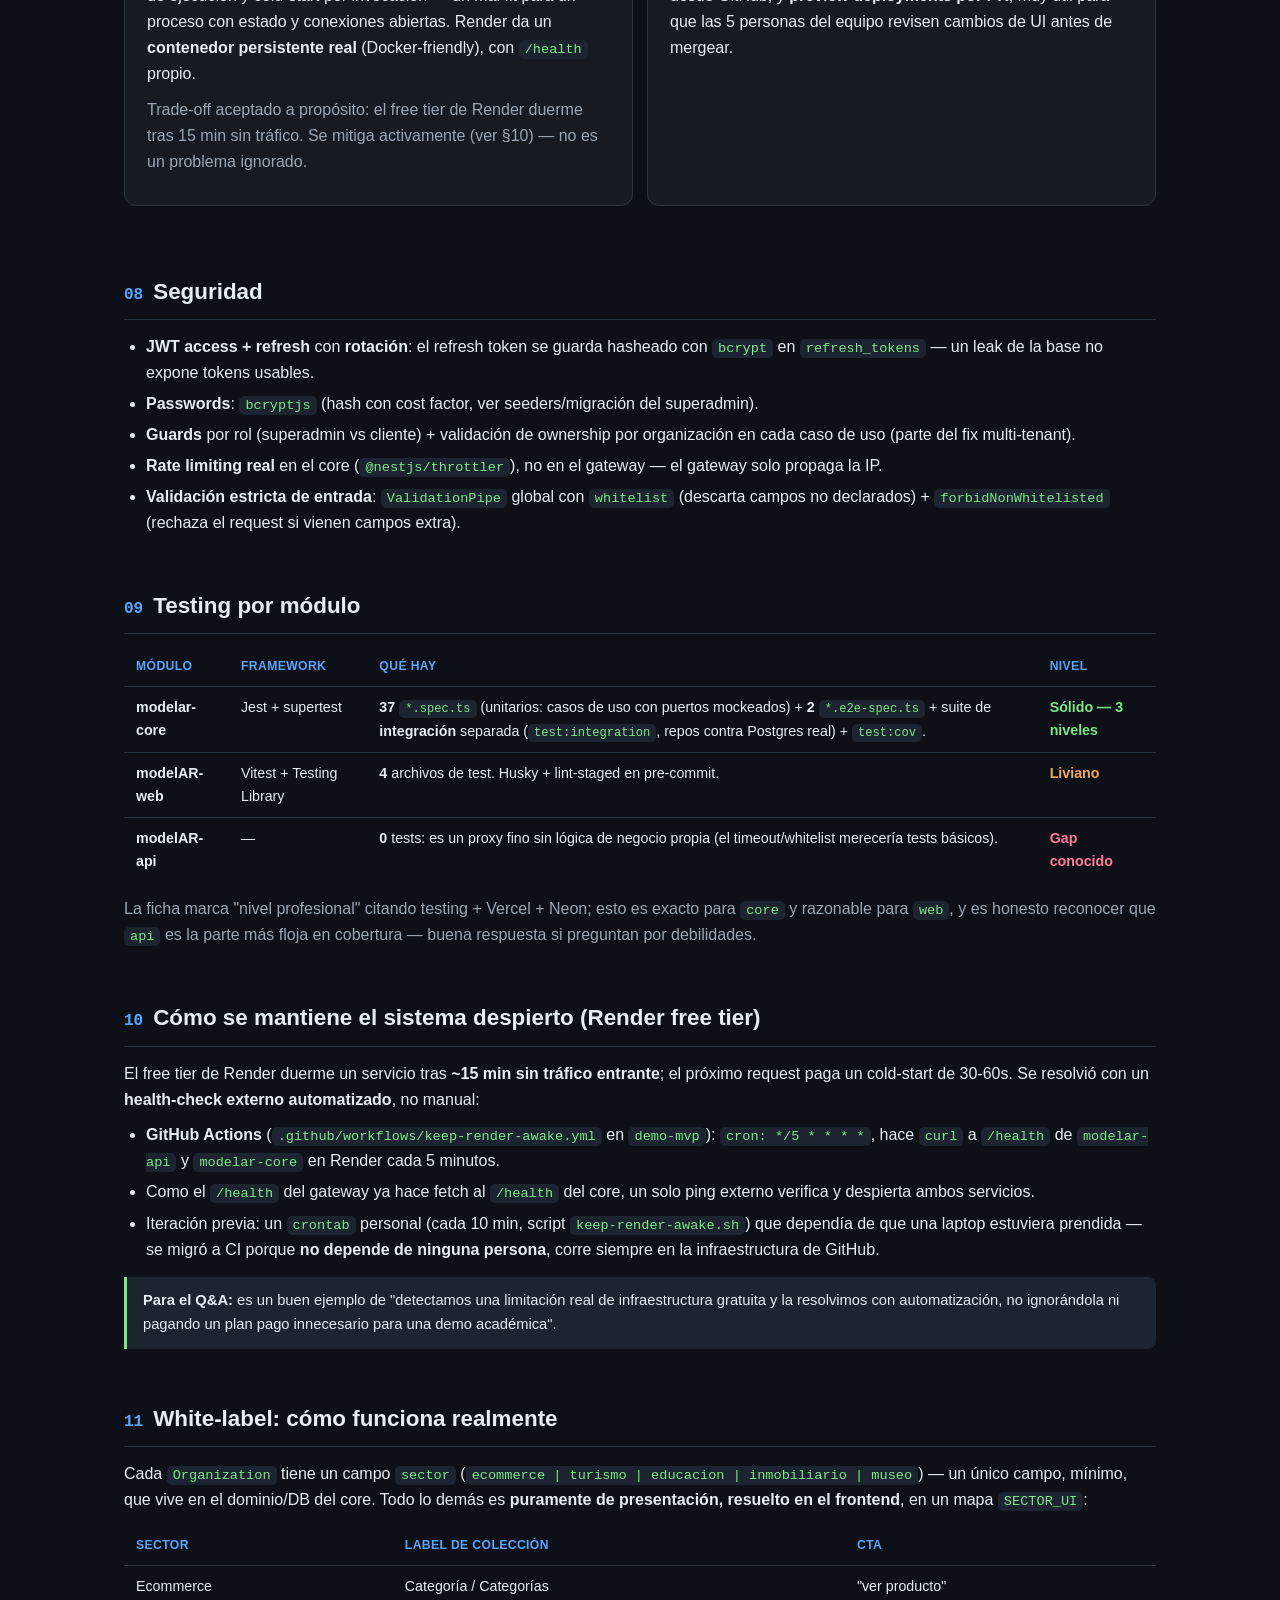
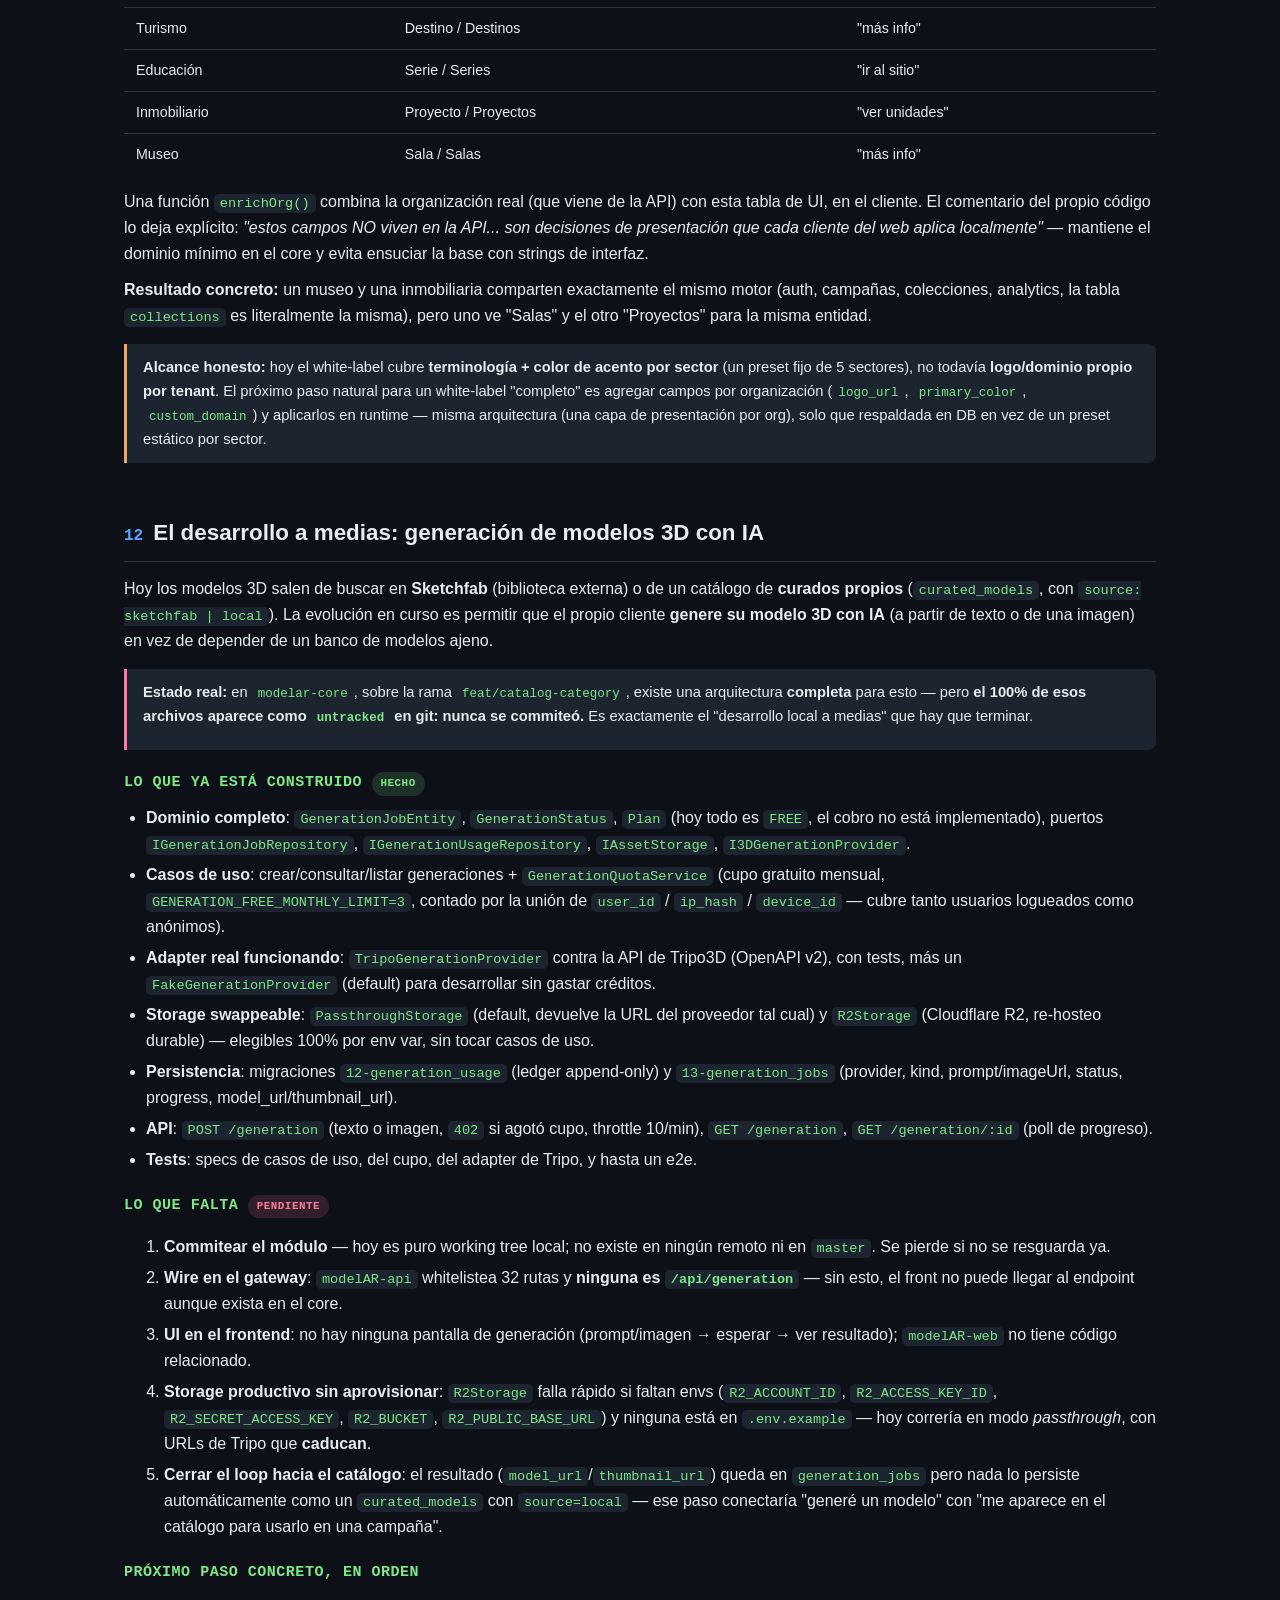
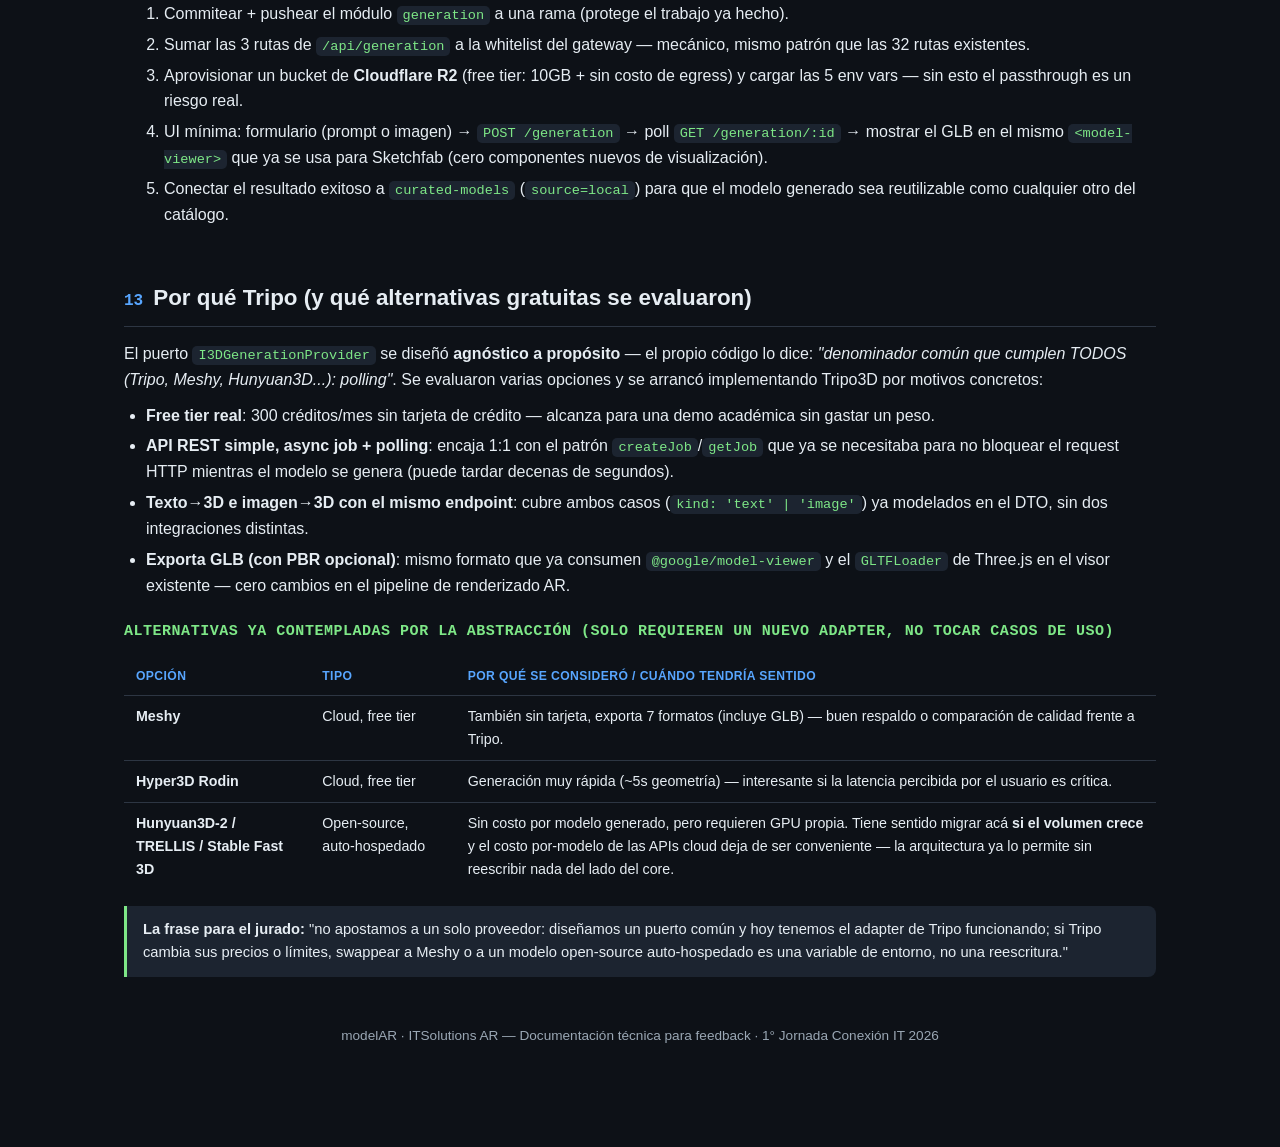
<file: feedback-tecnico.html>
<!DOCTYPE html>
<html lang="es">
<head>
<meta charset="UTF-8">
<meta name="viewport" content="width=device-width, initial-scale=1.0">
<title>modelAR — Documentación Técnica (Q&A Conexión IT)</title>
<style>
  :root{
    --bg:#0d1117; --panel:#161b22; --panel2:#1c2430; --border:#2d3643;
    --txt:#e6edf3; --muted:#9aa7b4; --accent:#58a6ff; --accent2:#7ee787;
    --warn:#f0a85f; --pink:#ff7b9c; --purple:#a371f7;
    --mono:'SFMono-Regular',Consolas,'Liberation Mono',Menlo,monospace;
  }
  *{box-sizing:border-box}
  html{scroll-behavior:smooth}
  body{margin:0;background:var(--bg);color:var(--txt);
    font-family:-apple-system,BlinkMacSystemFont,'Segoe UI',Roboto,Helvetica,Arial,sans-serif;
    line-height:1.62;font-size:16px}
  .wrap{max-width:1080px;margin:0 auto;padding:44px 24px 90px}
  h1{font-size:2.05rem;margin:0 0 4px;letter-spacing:-.5px}
  h1 small{display:block;font-size:1.02rem;color:var(--muted);font-weight:400;margin-top:8px;line-height:1.5}
  h2{font-size:1.4rem;margin:52px 0 14px;padding-bottom:9px;border-bottom:1px solid var(--border);scroll-margin-top:20px}
  h2 .n{color:var(--accent);font-family:var(--mono);font-size:1rem;margin-right:10px}
  h3{font-size:1.1rem;margin:26px 0 8px}
  h4{font-size:.94rem;margin:20px 0 6px;color:var(--accent2);text-transform:uppercase;letter-spacing:.5px;font-family:var(--mono)}
  p{margin:10px 0}
  .muted{color:var(--muted)} .lead{font-size:1.08rem;color:#c9d4df}
  code{font-family:var(--mono);background:var(--panel2);padding:2px 6px;border-radius:5px;font-size:.85em;color:var(--accent2)}
  pre{background:#0a0e14;border:1px solid var(--border);border-radius:10px;padding:15px 17px;overflow-x:auto;font-family:var(--mono);font-size:.82rem;line-height:1.55;margin:13px 0}
  pre code{background:none;padding:0;color:#d6e2ee}
  .card{background:var(--panel);border:1px solid var(--border);border-radius:12px;padding:20px 22px;margin:16px 0}
  ul{margin:9px 0;padding-left:22px} li{margin:5px 0}
  table{width:100%;border-collapse:collapse;margin:14px 0;font-size:.89rem}
  th,td{text-align:left;padding:9px 12px;border-bottom:1px solid var(--border);vertical-align:top}
  th{color:var(--accent);font-weight:600;font-size:.76rem;text-transform:uppercase;letter-spacing:.4px}
  tr:last-child td{border-bottom:none}
  td .ok{color:var(--accent2);font-weight:600}
  td .bad{color:var(--pink);font-weight:600}
  td .mid{color:var(--warn);font-weight:600}
  .flow{display:flex;align-items:stretch;gap:0;flex-wrap:wrap;margin:20px 0;justify-content:center}
  .node{background:var(--panel);border:1px solid var(--border);border-radius:10px;padding:11px 15px;text-align:center;min-width:118px}
  .node .t{font-weight:600;font-size:.92rem} .node .s{font-size:.7rem;color:var(--muted);font-family:var(--mono)}
  .node.web{border-color:#a371f7} .node.api{border-color:var(--warn)} .node.core{border-color:var(--accent2)} .node.db{border-color:var(--accent)}
  .arrow{display:flex;flex-direction:column;justify-content:center;color:var(--muted);padding:0 6px;font-family:var(--mono);font-size:.66rem;text-align:center}
  .arrow .big{font-size:1.3rem;line-height:1}
  .note{background:var(--panel2);border-left:3px solid var(--accent);border-radius:0 8px 8px 0;padding:12px 16px;margin:15px 0;font-size:.92rem}
  .note.warn{border-left-color:var(--warn)} .note.good{border-left-color:var(--accent2)} .note.bad{border-left-color:var(--pink)}
  .note b{color:var(--txt)}
  .pill{display:inline-block;background:var(--panel2);border:1px solid var(--border);border-radius:6px;padding:3px 9px;font-family:var(--mono);font-size:.77rem;margin:2px 4px 2px 0}
  .toc{background:var(--panel);border:1px solid var(--border);border-radius:12px;padding:16px 22px;margin:26px 0;columns:2;column-gap:30px}
  .toc a{color:var(--accent);text-decoration:none;display:block;padding:3px 0;font-size:.91rem}
  .toc a:hover{text-decoration:underline}
  .qa{border-left:4px solid var(--purple);background:linear-gradient(90deg,rgba(163,113,247,.06),transparent);border-radius:0 10px 10px 0;padding:10px 18px;margin:16px 0}
  .qa b{color:var(--purple)}
  .subgrid{display:grid;grid-template-columns:1fr 1fr;gap:14px;margin:14px 0}
  .subgrid3{display:grid;grid-template-columns:1fr 1fr 1fr;gap:14px;margin:14px 0}
  .chip{font-family:var(--mono);font-size:.68rem;text-transform:uppercase;letter-spacing:.5px;padding:3px 9px;border-radius:20px;white-space:nowrap;display:inline-block}
  .chip.done{background:rgba(126,231,135,.15);color:var(--accent2)}
  .chip.wip{background:rgba(240,168,95,.15);color:var(--warn)}
  .chip.todo{background:rgba(255,123,156,.15);color:var(--pink)}
  @media(max-width:760px){.toc{columns:1}.flow{flex-direction:column;align-items:center}.arrow{transform:rotate(90deg);padding:4px 0}.subgrid,.subgrid3{grid-template-columns:1fr}}
</style>
</head>
<body>
<div class="wrap">

  <h1>modelAR — Documentación Técnica
    <small>Guía de referencia para el feedback de la 1° Jornada Conexión IT · pensada para responder preguntas del jurado sobre arquitectura, decisiones de diseño y estado real del desarrollo.</small>
  </h1>

  <div class="toc">
    <a href="#proyecto">① Qué es modelAR y cómo se comunican los 3 módulos</a>
    <a href="#por-que-3">② Por qué 3 módulos separados</a>
    <a href="#core">③ modelar-core — arquitectura y patrones</a>
    <a href="#api">④ modelAR-api — el gateway</a>
    <a href="#web">⑤ modelAR-web — frontend</a>
    <a href="#db">⑥ Base de datos y por qué Neon</a>
    <a href="#deploy">⑦ Por qué Render (api/core) y Vercel (web)</a>
    <a href="#seguridad">⑧ Seguridad</a>
    <a href="#tests">⑨ Testing por módulo</a>
    <a href="#awake">⑩ Cómo se mantiene el sistema despierto</a>
    <a href="#whitelabel">⑪ White-label: cómo funciona realmente</a>
    <a href="#ia3d">⑫ El desarrollo a medias: generación de modelos 3D con IA</a>
    <a href="#herramientas">⑬ Por qué Tripo (y alternativas gratuitas evaluadas)</a>
  </div>

  <!-- ============ PROYECTO ============ -->
  <h2 id="proyecto"><span class="n">01</span>Qué es modelAR y cómo se comunican los 3 módulos</h2>
  <p><b>modelAR</b> es una plataforma <b>multi-tenant "app-less" de Realidad Aumentada web</b>: una empresa arma campañas con modelos 3D, genera un <b>QR</b>, y cualquier cliente final abre ese QR desde el navegador de su celular y ve el modelo en AR sin instalar nada. Además hay un panel de <b>métricas</b> de interacción. Tres repos independientes, cada uno con un rol fijo:</p>
  <div class="flow">
    <div class="node web"><div class="t">modelAR-web</div><div class="s">React 19 + Vite</div></div>
    <div class="arrow"><span class="big">→</span><span>HTTP/JSON</span></div>
    <div class="node api"><div class="t">modelAR-api</div><div class="s">Gateway · Express</div></div>
    <div class="arrow"><span class="big">→</span><span>HTTP/JSON</span></div>
    <div class="node core"><div class="t">modelar-core</div><div class="s">NestJS · lógica</div></div>
    <div class="arrow"><span class="big">→</span><span>SQL / Redis</span></div>
    <div class="node db"><div class="t">Neon + Redis</div><div class="s">Postgres · cache</div></div>
  </div>
  <p class="muted" style="text-align:center;font-size:.9rem">El navegador nunca habla directo con <code>core</code>: todo pasa por el gateway. <code>core</code> es el único que toca la base de datos.</p>
  <ul>
    <li><b>modelAR-web</b> no sabe nada de la base ni de reglas de negocio: solo consume una API vía fetch/axios contra el gateway (con proxy de Vite a <code>/api</code> en local).</li>
    <li><b>modelAR-api</b> es un <b>proxy fino</b>: reenvía cada request tal cual al core (agrega <code>x-request-id</code>, propaga IP del cliente, aplica timeout de 10s → <code>503</code> si el core no responde). No valida JWT, no toca la base, no tiene lógica de negocio.</li>
    <li><b>modelar-core</b> concentra <b>toda</b> la lógica: auth, campañas, colecciones, catálogo, analytics, generación 3D. Es el único con credenciales de base de datos.</li>
  </ul>

  <!-- ============ POR QUE 3 MODULOS ============ -->
  <h2 id="por-que-3"><span class="n">02</span>Por qué 3 módulos separados (y no un monolito)</h2>
  <div class="qa"><b>Pregunta esperada:</b> "¿por qué no hicieron todo en un solo backend?"</div>
  <ul>
    <li><b>Frontera de seguridad real:</b> el único proceso con acceso a la base de datos y a Redis es <code>core</code>. Si mañana <code>modelAR-web</code> se sirve desde un CDN público y alguien intenta explotar el frontend, no hay ningún camino directo a la base: todo pasa por un proxy que no razona sobre SQL ni sabe qué es una campaña.</li>
    <li><b>Contrato estable frente a evolución interna:</b> el gateway expone una API pública fija; adentro, <code>core</code> puede cambiar de ORM, refactorizar casos de uso o reordenar capas sin romper a nadie que consuma el gateway.</li>
    <li><b>Escalado y deploy independientes:</b> se puede re-desplegar el frontend sin tocar el backend, o escalar el gateway (más tráfico público) sin escalar el core (más carga transaccional) de la misma forma.</li>
    <li><b>Costura para crecer:</b> sumar otro frontend (una app mobile nativa, un panel de otro cliente) implica consumir el mismo gateway, sin duplicar lógica de negocio.</li>
    <li><b>Alineado con el equipo:</b> 5 integrantes, 3 repos con dueños claros — cada quien puede iterar y deployar su parte sin bloquear a los demás (ver ramas activas por integrante en cada repo).</li>
  </ul>
  <p class="muted">En términos de patrones: esto es el patrón <b>API Gateway</b> hacia afuera, combinado con <b>Ports &amp; Adapters (arquitectura hexagonal)</b> puertas adentro en <code>core</code>.</p>

  <!-- ============ CORE ============ -->
  <h2 id="core"><span class="n">03</span>modelar-core — arquitectura y patrones de diseño</h2>
  <p><b>NestJS + TypeScript</b>, arquitectura <b>hexagonal (Clean Architecture)</b> con 4 capas, dependencias en un solo sentido:</p>
  <ul>
    <li><code>domain/</code> — entidades puras y <i>puertos</i> (interfaces de repositorio/servicio). No importa nada de NestJS ni de Sequelize.</li>
    <li><code>application/</code> — los <b>casos de uso</b> (un archivo por operación: <code>create-generation.use-case.ts</code>, <code>login.use-case.ts</code>, etc.). Acá vive la lógica de negocio.</li>
    <li><code>infrastructure/</code> — los <i>adapters</i>: repositorios Sequelize, cache Redis, clientes de APIs externas (Sketchfab, Tripo).</li>
    <li><code>modules/</code> — controllers NestJS + wiring de inyección de dependencias (DTOs, guards, decorators).</li>
  </ul>
  <p class="muted">Regla de oro: <b>domain no depende de nadie</b> → la lógica se testea con mocks, sin levantar una base real, y se puede cambiar de proveedor/ORM sin tocar las reglas de negocio.</p>

  <h4>Módulos de negocio</h4>
  <table>
    <tr><th>Módulo</th><th>Responsabilidad</th></tr>
    <tr><td><b>auth</b></td><td>Login/registro, JWT access + refresh con rotación, guards por rol.</td></tr>
    <tr><td><b>organizations</b></td><td>Tenants. Cada cliente pertenece a una org; toda query se aísla por tenant.</td></tr>
    <tr><td><b>campaigns</b></td><td>Entidad central: título, sector, modelo 3D, QR, CTA, estado, soft delete.</td></tr>
    <tr><td><b>collections</b></td><td>Agrupan campañas (FK <code>ON DELETE SET NULL</code>).</td></tr>
    <tr><td><b>sketchfab + curated-models</b></td><td>Catálogo: API externa de Sketchfab + favoritos curados propios (<code>source: sketchfab | local</code>).</td></tr>
    <tr><td><b>catalog</b></td><td>Destacados del home público (mezcla curados + Sketchfab, resiliente si Sketchfab falla).</td></tr>
    <tr><td><b>analytics</b></td><td>Tracking de eventos del visor + métricas por campaña.</td></tr>
    <tr><td><b>generation</b> <span class="chip wip">a medias</span></td><td>Generación de modelos 3D con IA (texto/imagen → GLB). Ver §12.</td></tr>
  </table>

  <h4>Patrones de diseño concretos (con evidencia real)</h4>
  <table>
    <tr><th>Patrón</th><th>Dónde y cómo</th></tr>
    <tr><td><b>Repository</b></td><td>Puertos como <code>i-generation-job.repository.ts</code> (domain) implementados por clases Sequelize en <code>infrastructure/persistence/</code>. Los casos de uso nunca importan Sequelize.</td></tr>
    <tr><td><b>Dependency Injection por tokens</b></td><td>NestJS bindea interfaces a implementaciones vía <code>Symbol</code> (ej. <code>GENERATION_PROVIDER</code>, <code>ASSET_STORAGE</code>) en cada <code>*.module.ts</code>. El caso de uso pide "un puerto", no "una clase".</td></tr>
    <tr><td><b>Strategy</b> (el más vistoso)</td><td>El puerto <code>I3DGenerationProvider</code> tiene dos implementaciones intercambiables por <b>env var</b>: <code>FakeGenerationProvider</code> (default, sin costo) y <code>TripoGenerationProvider</code> (real). Lo mismo con <code>IAssetStorage</code>: <code>PassthroughStorage</code> vs <code>R2Storage</code>. Comentario textual del código: <i>"cambiar de proveedor/storage = una env var, sin tocar use cases ni DB"</i>.</td></tr>
    <tr><td><b>Factory</b></td><td><code>cache.factory.ts</code> construye las opciones de Redis; el <code>useFactory</code> de <code>generation.module.ts</code> decide qué adapter instanciar según config.</td></tr>
    <tr><td><b>DTO + validación declarativa</b></td><td><code>class-validator</code> con <code>ValidationPipe</code> global (<code>whitelist + forbidNonWhitelisted</code>). Ej: <code>CreateGenerationDto</code> valida distinto según <code>kind: 'text' | 'image'</code> con <code>@ValidateIf</code>.</td></tr>
    <tr><td><b>Unit of Work / transacción atómica</b></td><td>Crear una campaña con colección nueva (<code>newCollectionName</code>) inserta ambas filas en una sola transacción — evita colecciones huérfanas (bug real detectado y corregido, ver hallazgo multi-tenant).</td></tr>
    <tr><td><b>Errores de dominio canónicos</b></td><td>Jerarquía (<code>NotFoundError</code>, <code>ExternalServiceError</code>, etc.) que un filtro global mapea a una respuesta HTTP uniforme con código + status + <code>requestId</code>.</td></tr>
    <tr><td><b>Append-only ledger</b></td><td><code>generation_usage</code>: nunca se actualiza, solo se inserta una fila por uso consumido — patrón de auditoría simple y confiable para contar cupos.</td></tr>
  </table>
  <h4>Redis</h4>
  <p>Cache distribuido (<code>cache-manager-redis-yet</code>) para resultados de catálogo/Sketchfab con invalidación en cada mutación, y soporte de <b>rate limiting</b> (<code>@nestjs/throttler</code>, ej. <code>@Throttle({limit:10, ttl:60_000})</code> en el endpoint de generación).</p>

  <!-- ============ API ============ -->
  <h2 id="api"><span class="n">04</span>modelAR-api — el gateway</h2>
  <p>Node.js + <b>Express</b>, deliberadamente minimalista: <b>3 archivos</b> en <code>src/</code> (<code>main.ts</code>, <code>proxy/forward.ts</code>, <code>config/env.ts</code>), <b>4 dependencias de runtime</b> (<code>express</code>, <code>helmet</code>, <code>cors</code>, <code>dotenv</code>).</p>
  <ul>
    <li>Un único handler <code>forward()</code> reenvía las <b>32 rutas</b> declaradas a <code>CORE_URL</code> usando <code>fetch</code> nativo (sin librerías de proxy).</li>
    <li>Agrega <code>x-request-id</code> (tracing) y propaga la IP real del cliente para que el <b>rate-limit por IP se aplique en el core</b>.</li>
    <li><code>AbortController</code> con timeout de 10s → si el core no responde, devuelve <code>503</code> con un cuerpo de error uniforme.</li>
    <li><code>/health</code> hace un fetch al <code>/health</code> del core (timeout 5s) y responde <code>{status:'ok', core:'ok'|'unavailable'}</code> — siempre 200, informando el estado real del core en el body.</li>
  </ul>
  <div class="note warn"><b>Honestidad para el Q&A:</b> Helmet y CORS están con configuración <b>default</b> (CORS totalmente abierto), y el gateway <b>no reenvía cookies</b> en ninguna dirección — la autenticación viaja por header <code>Authorization</code>, no por cookie httpOnly. Es un gap conocido, no un olvido silencioso.</div>

  <!-- ============ WEB ============ -->
  <h2 id="web"><span class="n">05</span>modelAR-web — frontend</h2>
  <p><span class="pill">React 19</span><span class="pill">TypeScript</span><span class="pill">Vite 6</span><span class="pill">@google/model-viewer 4.2</span><span class="pill">Three.js 0.182</span><span class="pill">Vitest + Testing Library</span></p>
  <ul>
    <li><b>Estado:</b> React Context (no Redux/Zustand) — <code>AuthContext</code>, <code>CampaignsContext</code>, <code>CollectionsContext</code>, <code>OrganizationsContext</code>.</li>
    <li><b>Visor AR "app-less":</b> <code>&lt;model-viewer ar-modes="scene-viewer webxr quick-look"&gt;</code> — intenta, en orden, Scene Viewer nativo de Android, WebXR del navegador, y Quick Look de iOS; degradación progresiva sin instalar nada. Para casos que necesitan más control hay una superficie custom con Three.js (<code>ThreeARSurface.tsx</code>, <code>ARButton</code> + <code>GLTFLoader</code> de WebXR).</li>
    <li><b>Estructura:</b> <code>admin/</code> (panel superadmin/cliente: campañas, colecciones, catálogo, métricas) separado de las páginas públicas (<code>ARPage</code>, catálogo público, escaneo de QR).</li>
    <li>Pre-commit con <b>Husky + lint-staged</b> (parte de por qué la ficha marca "nivel profesional").</li>
  </ul>

  <!-- ============ DB ============ -->
  <h2 id="db"><span class="n">06</span>Base de datos y por qué Neon</h2>
  <p><b>PostgreSQL</b> gestionado con <b>Sequelize</b>, esquema versionado en <b>13 migraciones</b> (no hay <code>sync()</code> mágico en producción). Tablas: <span class="pill">clients</span><span class="pill">organizations</span><span class="pill">campaigns</span><span class="pill">collections</span><span class="pill">analytics_events</span><span class="pill">curated_models</span><span class="pill">refresh_tokens</span><span class="pill">generation_usage</span><span class="pill">generation_jobs</span></p>
  <h4>Patrones de datos aplicados</h4>
  <ul>
    <li><b>UUID</b> como PK en todas las tablas.</li>
    <li><b>Soft delete</b>: <code>deleted_at</code> + <code>paranoid</code> en campañas (no se borra físico).</li>
    <li><b>Multi-tenant por clave denormalizada</b>: <code>org_slug</code>/<code>organization_id</code> en vez de un esquema por tenant. Se detectó y corrigió un bug real de integridad (clientes con <code>org_slug</code> sin fila viva en <code>organizations</code>) con una migración de backfill + validación simétrica en collections/campaigns — buen ejemplo de "encontramos un hallazgo de diseño y lo resolvimos con datos reales", no teoría.</li>
    <li><b>Índice único parcial</b> en <code>slug</code> (permite reciclar el slug de una org borrada sin re-enganchar datos viejos).</li>
    <li><b>Ledger append-only</b> con 3 índices por eje de identidad (<code>user_id</code>/<code>ip_hash</code>/<code>device_id</code>) para contar cupos sin locks ni updates.</li>
    <li><b>ENUM a nivel DB</b> para estados (ej. <code>generation_jobs.status</code>).</li>
    <li><b>Mapeo snake_case (DB) ↔ camelCase (código)</b> aislado en la capa de infraestructura — el dominio nunca ve nombres de columna.</li>
  </ul>
  <div class="qa"><b>Pregunta esperada:</b> "¿por qué Neon y no otra base en la nube?"</div>
  <ul>
    <li><b>Postgres estándar, sin lock-in</b>: es el protocolo de cable habitual, funciona directo con <code>pg</code>/Sequelize — cero reescritura de código vs. una NoSQL propietaria (DynamoDB, Firestore).</li>
    <li><b>Serverless con scale-to-zero</b>: no cobra por cómputo ocioso — clave para un proyecto académico sin presupuesto de infra.</li>
    <li><b>Branching de base de datos</b>: se pueden crear ramas de la DB (clon instantáneo) para probar migraciones sin arriesgar producción.</li>
    <li><b>Free tier generoso</b> sin tarjeta de crédito, suficiente para el volumen de una demo/MVP.</li>
  </ul>

  <!-- ============ DEPLOY ============ -->
  <h2 id="deploy"><span class="n">07</span>Por qué Render (api + core) y Vercel (web)</h2>
  <div class="subgrid">
    <div class="card">
      <h4 style="margin-top:0">Render para api + core</h4>
      <p>Ambos son <b>procesos Node de larga duración</b>: el core mantiene una conexión persistente a Redis y a Postgres. Vercel está pensado para <b>funciones serverless</b> con límite de tiempo de ejecución y cold-start por invocación — un mal fit para un proceso con estado y conexiones abiertas. Render da un <b>contenedor persistente real</b> (Docker-friendly), con <code>/health</code> propio.</p>
      <p class="muted">Trade-off aceptado a propósito: el free tier de Render duerme tras 15 min sin tráfico. Se mitiga activamente (ver §10) — no es un problema ignorado.</p>
    </div>
    <div class="card">
      <h4 style="margin-top:0">Vercel para web</h4>
      <p>Es una <b>SPA estática</b> (build de Vite) que solo habla HTTP con el gateway — no necesita servidor propio. Vercel está diseñado exactamente para esto: <b>CDN global</b>, deploys sin configuración desde GitHub, y <b>preview deployments por PR</b>, muy útil para que las 5 personas del equipo revisen cambios de UI antes de mergear.</p>
    </div>
  </div>

  <!-- ============ SEGURIDAD ============ -->
  <h2 id="seguridad"><span class="n">08</span>Seguridad</h2>
  <ul>
    <li><b>JWT access + refresh</b> con <b>rotación</b>: el refresh token se guarda hasheado con <code>bcrypt</code> en <code>refresh_tokens</code> — un leak de la base no expone tokens usables.</li>
    <li><b>Passwords</b>: <code>bcryptjs</code> (hash con cost factor, ver seeders/migración del superadmin).</li>
    <li><b>Guards</b> por rol (superadmin vs cliente) + validación de ownership por organización en cada caso de uso (parte del fix multi-tenant).</li>
    <li><b>Rate limiting real</b> en el core (<code>@nestjs/throttler</code>), no en el gateway — el gateway solo propaga la IP.</li>
    <li><b>Validación estricta de entrada</b>: <code>ValidationPipe</code> global con <code>whitelist</code> (descarta campos no declarados) + <code>forbidNonWhitelisted</code> (rechaza el request si vienen campos extra).</li>
  </ul>

  <!-- ============ TESTS ============ -->
  <h2 id="tests"><span class="n">09</span>Testing por módulo</h2>
  <table>
    <tr><th>Módulo</th><th>Framework</th><th>Qué hay</th><th>Nivel</th></tr>
    <tr><td><b>modelar-core</b></td><td>Jest + supertest</td><td><b>37</b> <code>*.spec.ts</code> (unitarios: casos de uso con puertos mockeados) + <b>2</b> <code>*.e2e-spec.ts</code> + suite de <b>integración</b> separada (<code>test:integration</code>, repos contra Postgres real) + <code>test:cov</code>.</td><td><span class="ok">Sólido — 3 niveles</span></td></tr>
    <tr><td><b>modelAR-web</b></td><td>Vitest + Testing Library</td><td><b>4</b> archivos de test. Husky + lint-staged en pre-commit.</td><td><span class="mid">Liviano</span></td></tr>
    <tr><td><b>modelAR-api</b></td><td>—</td><td><b>0</b> tests: es un proxy fino sin lógica de negocio propia (el timeout/whitelist merecería tests básicos).</td><td><span class="bad">Gap conocido</span></td></tr>
  </table>
  <p class="muted">La ficha marca "nivel profesional" citando testing + Vercel + Neon; esto es exacto para <code>core</code> y razonable para <code>web</code>, y es honesto reconocer que <code>api</code> es la parte más floja en cobertura — buena respuesta si preguntan por debilidades.</p>

  <!-- ============ AWAKE ============ -->
  <h2 id="awake"><span class="n">10</span>Cómo se mantiene el sistema despierto (Render free tier)</h2>
  <p>El free tier de Render duerme un servicio tras <b>~15 min sin tráfico entrante</b>; el próximo request paga un cold-start de 30-60s. Se resolvió con un <b>health-check externo automatizado</b>, no manual:</p>
  <ul>
    <li><b>GitHub Actions</b> (<code>.github/workflows/keep-render-awake.yml</code> en <code>demo-mvp</code>): <code>cron: */5 * * * *</code>, hace <code>curl</code> a <code>/health</code> de <code>modelar-api</code> y <code>modelar-core</code> en Render cada 5 minutos.</li>
    <li>Como el <code>/health</code> del gateway ya hace fetch al <code>/health</code> del core, un solo ping externo verifica y despierta ambos servicios.</li>
    <li>Iteración previa: un <code>crontab</code> personal (cada 10 min, script <code>keep-render-awake.sh</code>) que dependía de que una laptop estuviera prendida — se migró a CI porque <b>no depende de ninguna persona</b>, corre siempre en la infraestructura de GitHub.</li>
  </ul>
  <div class="note good"><b>Para el Q&A:</b> es un buen ejemplo de "detectamos una limitación real de infraestructura gratuita y la resolvimos con automatización, no ignorándola ni pagando un plan pago innecesario para una demo académica".</div>

  <!-- ============ WHITE LABEL ============ -->
  <h2 id="whitelabel"><span class="n">11</span>White-label: cómo funciona realmente</h2>
  <p>Cada <code>Organization</code> tiene un campo <code>sector</code> (<code>ecommerce | turismo | educacion | inmobiliario | museo</code>) — un único campo, mínimo, que vive en el dominio/DB del core. Todo lo demás es <b>puramente de presentación, resuelto en el frontend</b>, en un mapa <code>SECTOR_UI</code>:</p>
  <table>
    <tr><th>Sector</th><th>Label de colección</th><th>CTA</th></tr>
    <tr><td>Ecommerce</td><td>Categoría / Categorías</td><td>"ver producto"</td></tr>
    <tr><td>Turismo</td><td>Destino / Destinos</td><td>"más info"</td></tr>
    <tr><td>Educación</td><td>Serie / Series</td><td>"ir al sitio"</td></tr>
    <tr><td>Inmobiliario</td><td>Proyecto / Proyectos</td><td>"ver unidades"</td></tr>
    <tr><td>Museo</td><td>Sala / Salas</td><td>"más info"</td></tr>
  </table>
  <p>Una función <code>enrichOrg()</code> combina la organización real (que viene de la API) con esta tabla de UI, en el cliente. El comentario del propio código lo deja explícito: <i>"estos campos NO viven en la API... son decisiones de presentación que cada cliente del web aplica localmente"</i> — mantiene el dominio mínimo en el core y evita ensuciar la base con strings de interfaz.</p>
  <p><b>Resultado concreto:</b> un museo y una inmobiliaria comparten exactamente el mismo motor (auth, campañas, colecciones, analytics, la tabla <code>collections</code> es literalmente la misma), pero uno ve "Salas" y el otro "Proyectos" para la misma entidad.</p>
  <div class="note warn"><b>Alcance honesto:</b> hoy el white-label cubre <b>terminología + color de acento por sector</b> (un preset fijo de 5 sectores), no todavía <b>logo/dominio propio por tenant</b>. El próximo paso natural para un white-label "completo" es agregar campos por organización (<code>logo_url</code>, <code>primary_color</code>, <code>custom_domain</code>) y aplicarlos en runtime — misma arquitectura (una capa de presentación por org), solo que respaldada en DB en vez de un preset estático por sector.</div>

  <!-- ============ IA 3D ============ -->
  <h2 id="ia3d"><span class="n">12</span>El desarrollo a medias: generación de modelos 3D con IA</h2>
  <p>Hoy los modelos 3D salen de buscar en <b>Sketchfab</b> (biblioteca externa) o de un catálogo de <b>curados propios</b> (<code>curated_models</code>, con <code>source: sketchfab | local</code>). La evolución en curso es permitir que el propio cliente <b>genere su modelo 3D con IA</b> (a partir de texto o de una imagen) en vez de depender de un banco de modelos ajeno.</p>
  <div class="note bad"><b>Estado real:</b> en <code>modelar-core</code>, sobre la rama <code>feat/catalog-category</code>, existe una arquitectura <b>completa</b> para esto — pero <b>el 100% de esos archivos aparece como <code>untracked</code> en git: nunca se commiteó.</b> Es exactamente el "desarrollo local a medias" que hay que terminar.</p></div>

  <h4>Lo que ya está construido <span class="chip done">hecho</span></h4>
  <ul>
    <li><b>Dominio completo</b>: <code>GenerationJobEntity</code>, <code>GenerationStatus</code>, <code>Plan</code> (hoy todo es <code>FREE</code>, el cobro no está implementado), puertos <code>IGenerationJobRepository</code>, <code>IGenerationUsageRepository</code>, <code>IAssetStorage</code>, <code>I3DGenerationProvider</code>.</li>
    <li><b>Casos de uso</b>: crear/consultar/listar generaciones + <code>GenerationQuotaService</code> (cupo gratuito mensual, <code>GENERATION_FREE_MONTHLY_LIMIT=3</code>, contado por la unión de <code>user_id</code> / <code>ip_hash</code> / <code>device_id</code> — cubre tanto usuarios logueados como anónimos).</li>
    <li><b>Adapter real funcionando</b>: <code>TripoGenerationProvider</code> contra la API de Tripo3D (OpenAPI v2), con tests, más un <code>FakeGenerationProvider</code> (default) para desarrollar sin gastar créditos.</li>
    <li><b>Storage swappeable</b>: <code>PassthroughStorage</code> (default, devuelve la URL del proveedor tal cual) y <code>R2Storage</code> (Cloudflare R2, re-hosteo durable) — elegibles 100% por env var, sin tocar casos de uso.</li>
    <li><b>Persistencia</b>: migraciones <code>12-generation_usage</code> (ledger append-only) y <code>13-generation_jobs</code> (provider, kind, prompt/imageUrl, status, progress, model_url/thumbnail_url).</li>
    <li><b>API</b>: <code>POST /generation</code> (texto o imagen, <code>402</code> si agotó cupo, throttle 10/min), <code>GET /generation</code>, <code>GET /generation/:id</code> (poll de progreso).</li>
    <li><b>Tests</b>: specs de casos de uso, del cupo, del adapter de Tripo, y hasta un e2e.</li>
  </ul>

  <h4>Lo que falta <span class="chip todo">pendiente</span></h4>
  <ol>
    <li><b>Commitear el módulo</b> — hoy es puro working tree local; no existe en ningún remoto ni en <code>master</code>. Se pierde si no se resguarda ya.</li>
    <li><b>Wire en el gateway</b>: <code>modelAR-api</code> whitelistea 32 rutas y <b>ninguna es <code>/api/generation</code></b> — sin esto, el front no puede llegar al endpoint aunque exista en el core.</li>
    <li><b>UI en el frontend</b>: no hay ninguna pantalla de generación (prompt/imagen → esperar → ver resultado); <code>modelAR-web</code> no tiene código relacionado.</li>
    <li><b>Storage productivo sin aprovisionar</b>: <code>R2Storage</code> falla rápido si faltan envs (<code>R2_ACCOUNT_ID</code>, <code>R2_ACCESS_KEY_ID</code>, <code>R2_SECRET_ACCESS_KEY</code>, <code>R2_BUCKET</code>, <code>R2_PUBLIC_BASE_URL</code>) y ninguna está en <code>.env.example</code> — hoy correría en modo <i>passthrough</i>, con URLs de Tripo que <b>caducan</b>.</li>
    <li><b>Cerrar el loop hacia el catálogo</b>: el resultado (<code>model_url</code>/<code>thumbnail_url</code>) queda en <code>generation_jobs</code> pero nada lo persiste automáticamente como un <code>curated_models</code> con <code>source=local</code> — ese paso conectaría "generé un modelo" con "me aparece en el catálogo para usarlo en una campaña".</li>
  </ol>

  <h4>Próximo paso concreto, en orden</h4>
  <ol>
    <li>Commitear + pushear el módulo <code>generation</code> a una rama (protege el trabajo ya hecho).</li>
    <li>Sumar las 3 rutas de <code>/api/generation</code> a la whitelist del gateway — mecánico, mismo patrón que las 32 rutas existentes.</li>
    <li>Aprovisionar un bucket de <b>Cloudflare R2</b> (free tier: 10GB + sin costo de egress) y cargar las 5 env vars — sin esto el passthrough es un riesgo real.</li>
    <li>UI mínima: formulario (prompt o imagen) → <code>POST /generation</code> → poll <code>GET /generation/:id</code> → mostrar el GLB en el mismo <code>&lt;model-viewer&gt;</code> que ya se usa para Sketchfab (cero componentes nuevos de visualización).</li>
    <li>Conectar el resultado exitoso a <code>curated-models</code> (<code>source=local</code>) para que el modelo generado sea reutilizable como cualquier otro del catálogo.</li>
  </ol>

  <!-- ============ HERRAMIENTAS ============ -->
  <h2 id="herramientas"><span class="n">13</span>Por qué Tripo (y qué alternativas gratuitas se evaluaron)</h2>
  <p>El puerto <code>I3DGenerationProvider</code> se diseñó <b>agnóstico a propósito</b> — el propio código lo dice: <i>"denominador común que cumplen TODOS (Tripo, Meshy, Hunyuan3D...): polling"</i>. Se evaluaron varias opciones y se arrancó implementando Tripo3D por motivos concretos:</p>
  <ul>
    <li><b>Free tier real</b>: 300 créditos/mes sin tarjeta de crédito — alcanza para una demo académica sin gastar un peso.</li>
    <li><b>API REST simple, async job + polling</b>: encaja 1:1 con el patrón <code>createJob</code>/<code>getJob</code> que ya se necesitaba para no bloquear el request HTTP mientras el modelo se genera (puede tardar decenas de segundos).</li>
    <li><b>Texto→3D e imagen→3D con el mismo endpoint</b>: cubre ambos casos (<code>kind: 'text' | 'image'</code>) ya modelados en el DTO, sin dos integraciones distintas.</li>
    <li><b>Exporta GLB (con PBR opcional)</b>: mismo formato que ya consumen <code>@google/model-viewer</code> y el <code>GLTFLoader</code> de Three.js en el visor existente — cero cambios en el pipeline de renderizado AR.</li>
  </ul>
  <h4>Alternativas ya contempladas por la abstracción (solo requieren un nuevo adapter, no tocar casos de uso)</h4>
  <table>
    <tr><th>Opción</th><th>Tipo</th><th>Por qué se consideró / cuándo tendría sentido</th></tr>
    <tr><td><b>Meshy</b></td><td>Cloud, free tier</td><td>También sin tarjeta, exporta 7 formatos (incluye GLB) — buen respaldo o comparación de calidad frente a Tripo.</td></tr>
    <tr><td><b>Hyper3D Rodin</b></td><td>Cloud, free tier</td><td>Generación muy rápida (~5s geometría) — interesante si la latencia percibida por el usuario es crítica.</td></tr>
    <tr><td><b>Hunyuan3D-2 / TRELLIS / Stable Fast 3D</b></td><td>Open-source, auto-hospedado</td><td>Sin costo por modelo generado, pero requieren GPU propia. Tiene sentido migrar acá <b>si el volumen crece</b> y el costo por-modelo de las APIs cloud deja de ser conveniente — la arquitectura ya lo permite sin reescribir nada del lado del core.</td></tr>
  </table>
  <div class="note good"><b>La frase para el jurado:</b> "no apostamos a un solo proveedor: diseñamos un puerto común y hoy tenemos el adapter de Tripo funcionando; si Tripo cambia sus precios o límites, swappear a Meshy o a un modelo open-source auto-hospedado es una variable de entorno, no una reescritura."</div>

  <p style="margin-top:48px;text-align:center;color:var(--muted);font-size:.85rem">modelAR · ITSolutions AR — Documentación técnica para feedback · 1° Jornada Conexión IT 2026</p>

</div>
</body>
</html>
</file>
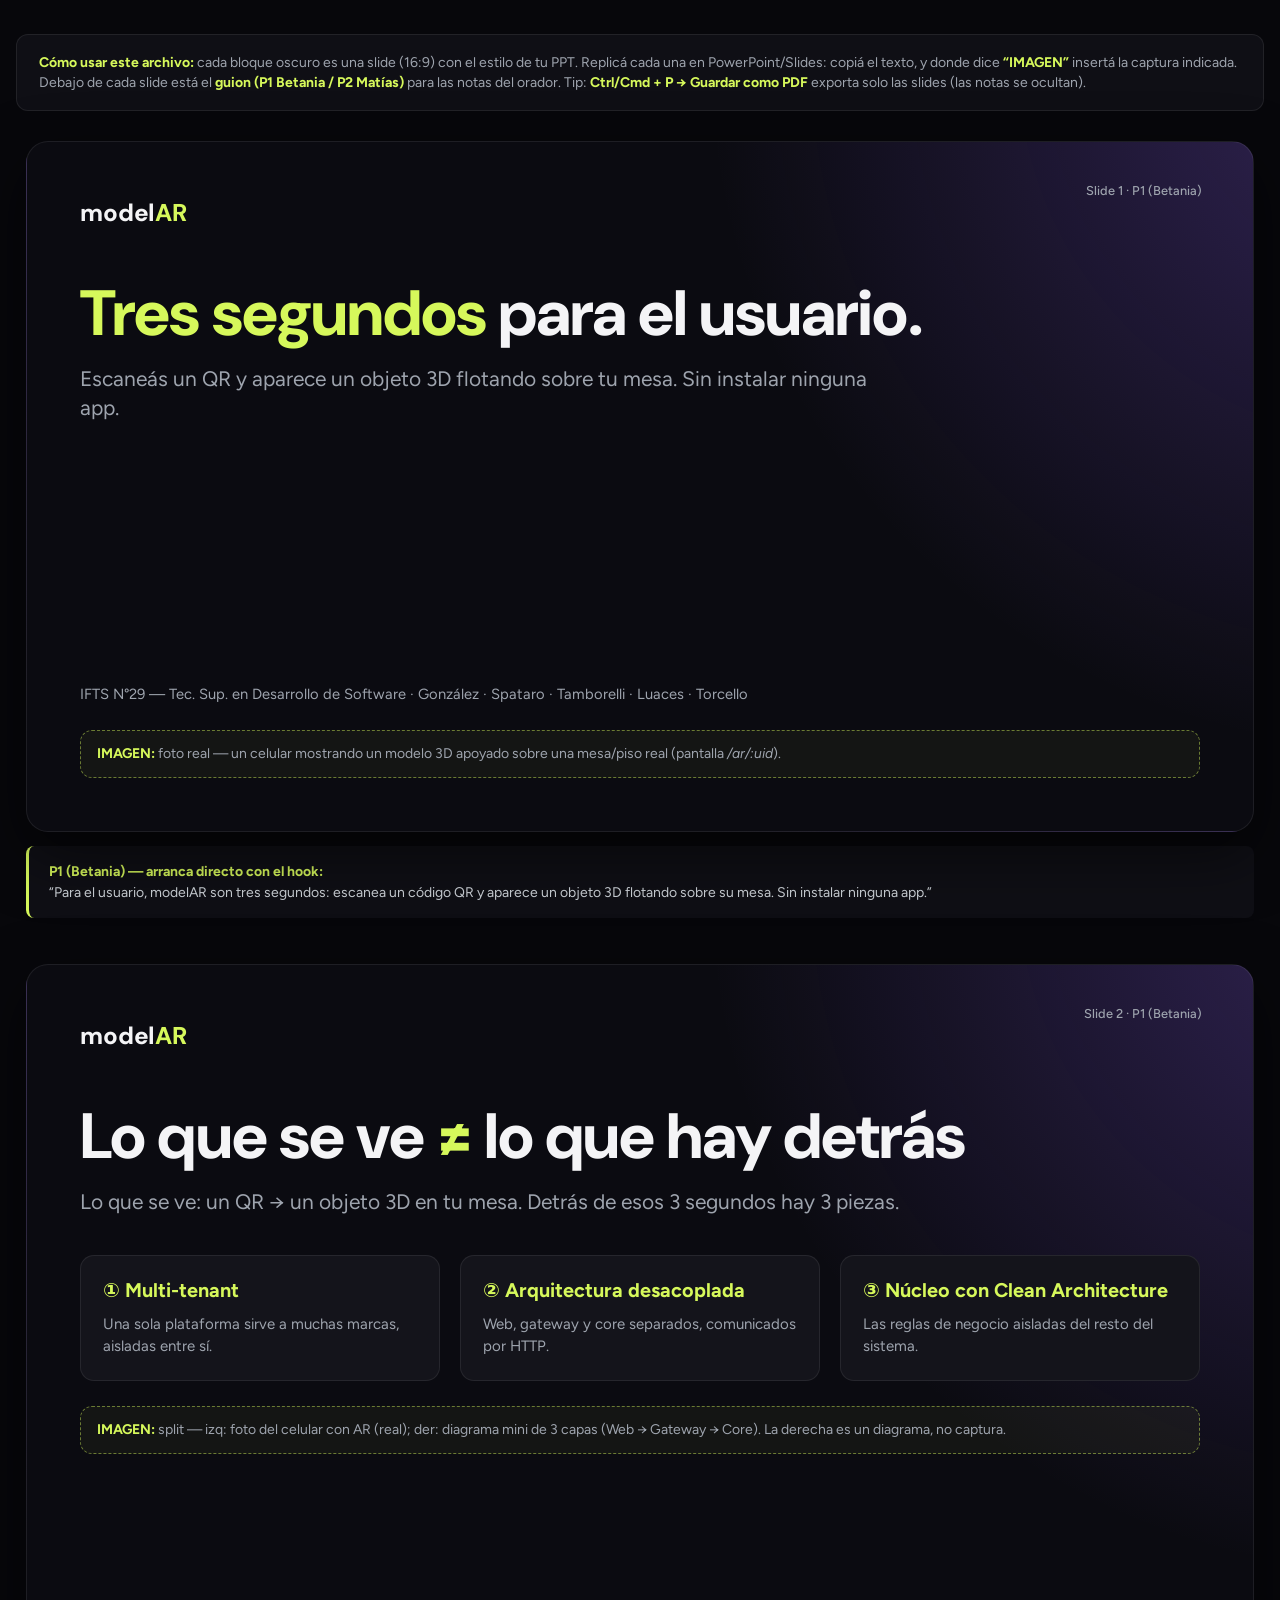
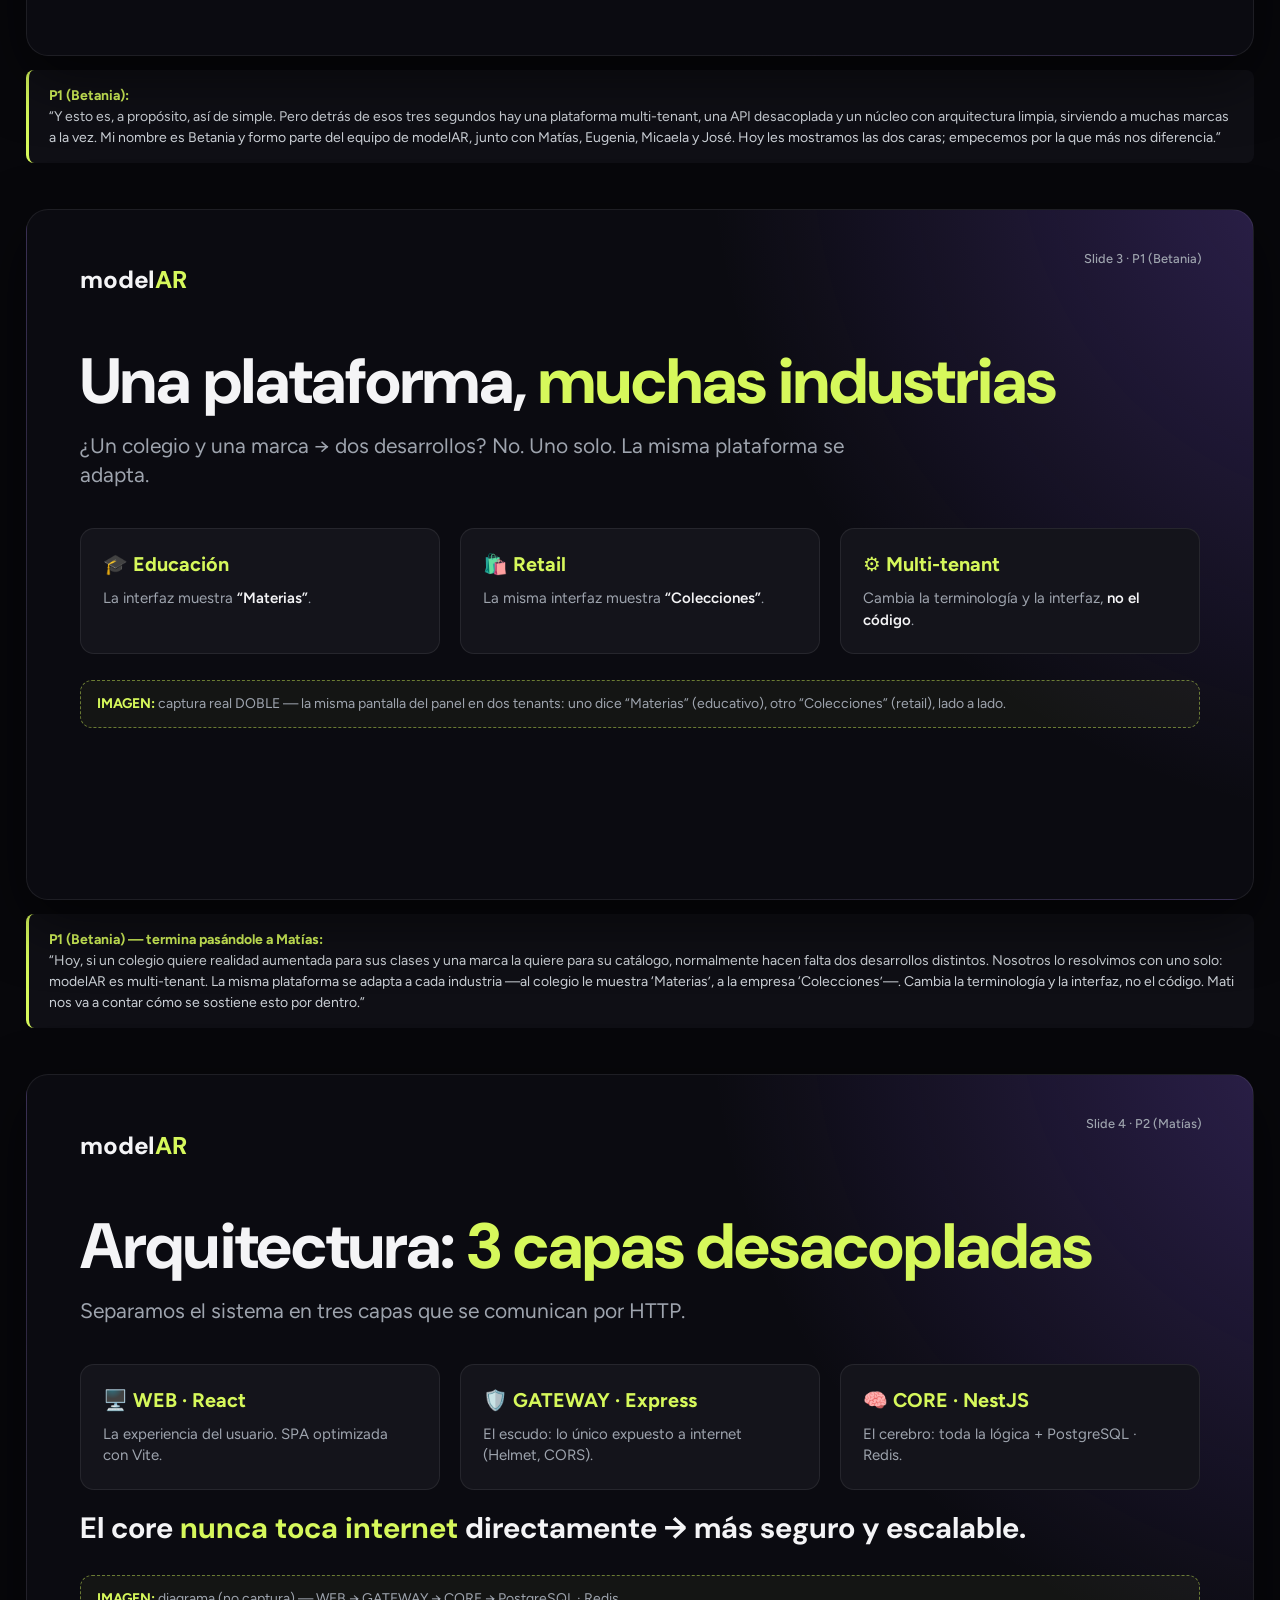
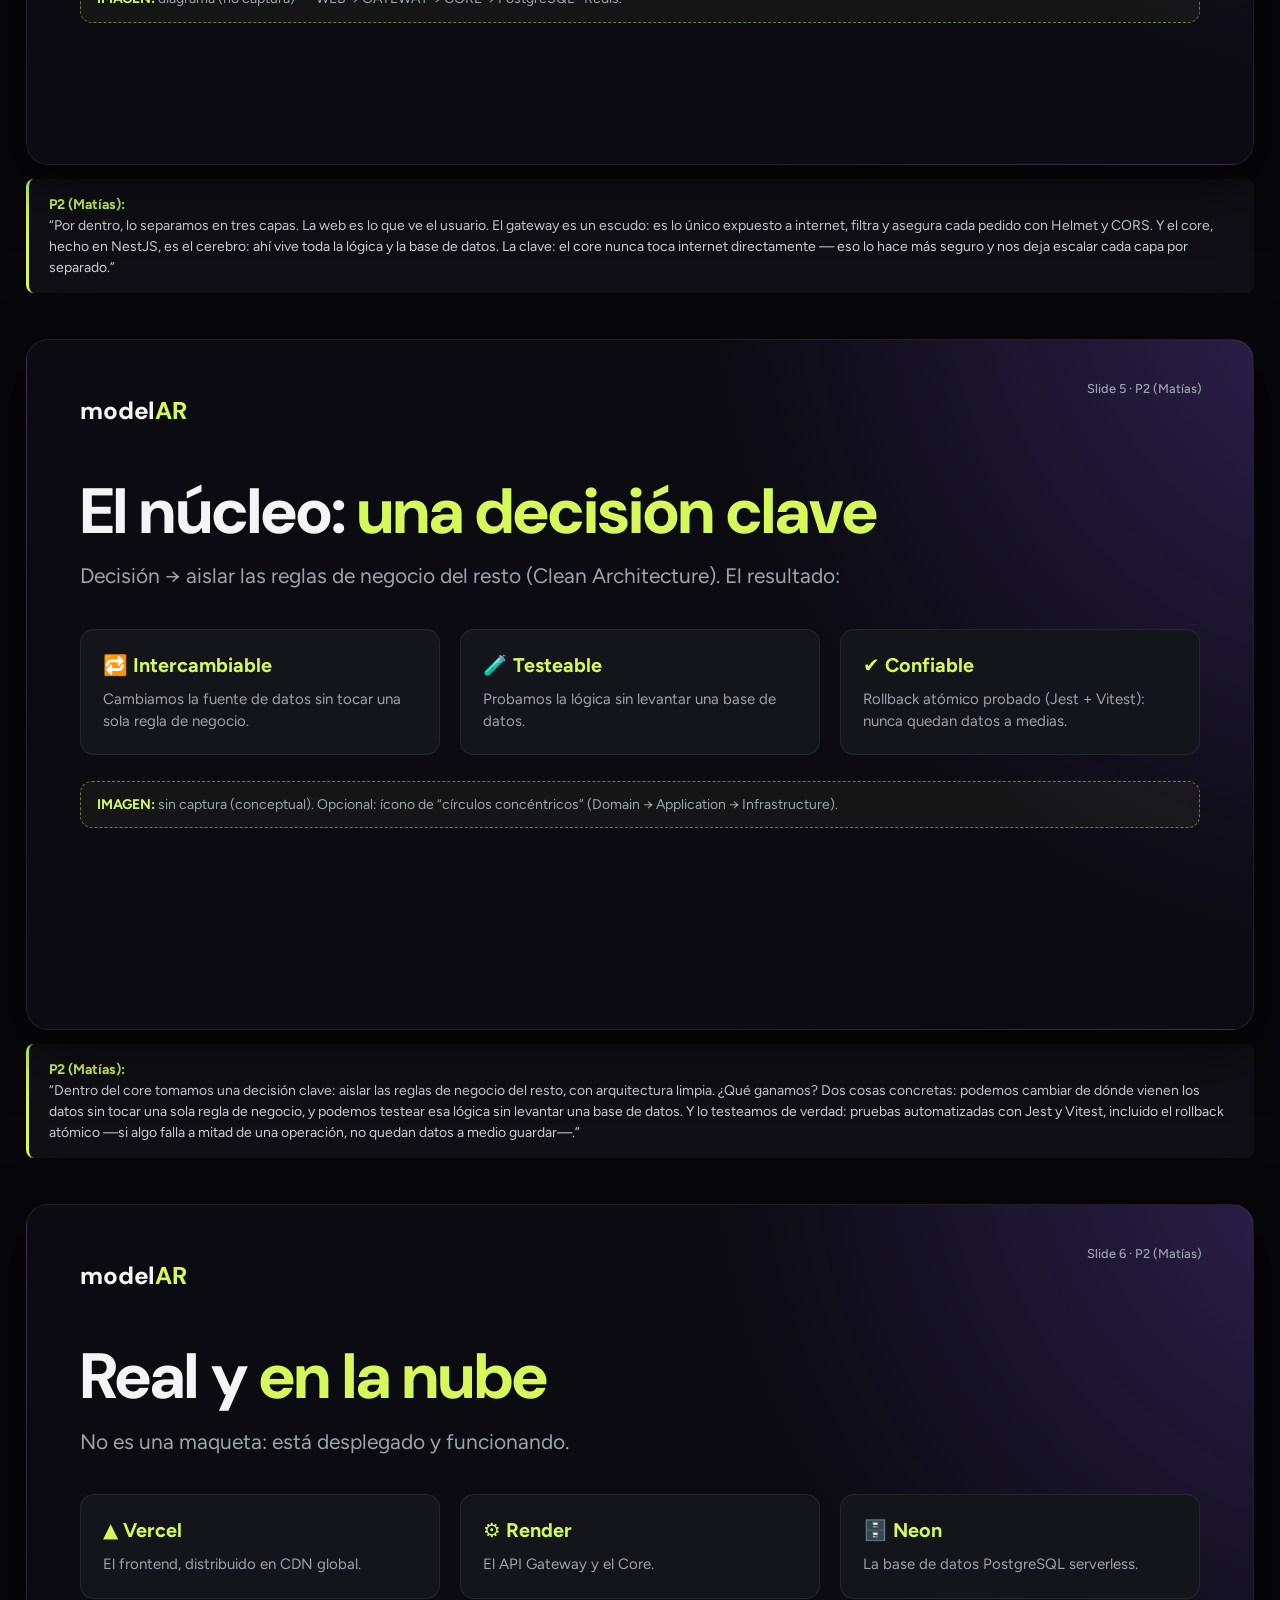
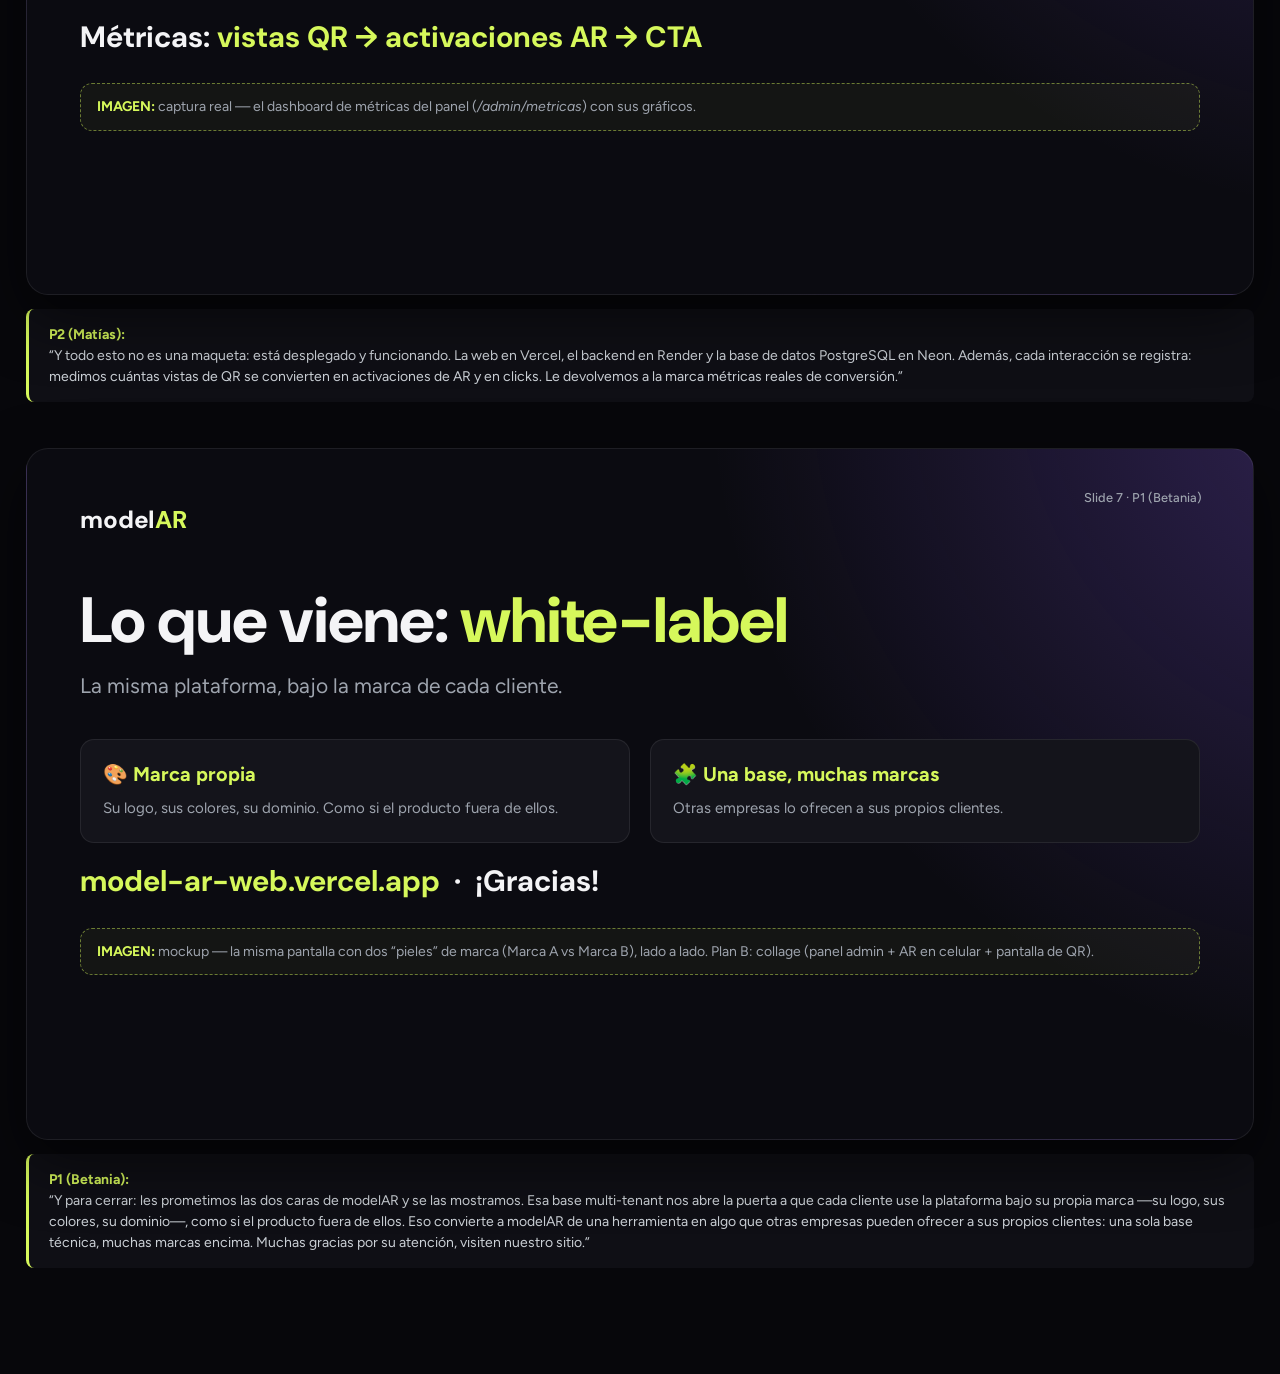
<file: slides.html>
<!DOCTYPE html>
<html lang="es">
<head>
<meta charset="UTF-8">
<meta name="viewport" content="width=device-width, initial-scale=1">
<title>modelAR — Slides</title>
<link rel="preconnect" href="https://fonts.googleapis.com">
<link href="https://fonts.googleapis.com/css2?family=DM+Sans:wght@500;700;800&family=Figtree:wght@400;500;600;700&display=swap" rel="stylesheet">
<style>
  :root{
    --bg:#07070b; --frame:#0b0b11; --accent:#d6f85b; --card:#14141b;
    --border:rgba(255,255,255,.08); --text:#f4f4f6; --muted:#9ea4ae;
  }
  *{box-sizing:border-box;margin:0;padding:0}
  body{
    background:var(--bg); color:var(--text);
    font-family:"Figtree","DM Sans",system-ui,Arial,sans-serif;
    padding:34px 16px 60px; line-height:1.4;
  }
  .howto{
    max-width:1280px;margin:0 auto 30px;padding:18px 22px;
    background:#0f0f15;border:1px solid var(--border);border-radius:12px;
    color:var(--muted);font-size:14px;
  }
  .howto b{color:var(--accent)}
  .deck{display:flex;flex-direction:column;align-items:center}

  .slide{
    width:min(1280px,96vw); aspect-ratio:16/9;
    background:radial-gradient(circle at 112% -12%, rgba(139,92,246,.30), transparent 44%), var(--frame);
    border:1px solid var(--border); border-radius:22px;
    padding:clamp(28px,4.2vw,62px);
    display:flex; flex-direction:column; position:relative; overflow:hidden;
    box-shadow:0 22px 60px rgba(0,0,0,.55);
  }
  .logo{font-family:"DM Sans",sans-serif;font-weight:800;font-size:clamp(17px,1.9vw,26px);letter-spacing:-.01em}
  .logo span{color:var(--accent)}
  .badge{position:absolute;top:clamp(26px,3.4vw,40px);right:clamp(28px,4vw,56px);
    color:var(--muted);font-size:clamp(11px,1vw,14px);font-weight:500}
  .title{font-family:"DM Sans",sans-serif;font-weight:800;line-height:1.04;
    font-size:clamp(30px,5.2vw,64px);margin-top:clamp(22px,4vw,54px);letter-spacing:-.015em}
  .title .ac{color:var(--accent)}
  .sub{color:var(--muted);font-size:clamp(14px,1.65vw,21px);margin-top:16px;max-width:74%}
  .meta{color:var(--muted);font-size:clamp(11px,1.15vw,15px);margin-top:14px}
  .big{font-family:"DM Sans",sans-serif;font-weight:700;font-size:clamp(18px,2.3vw,30px);margin-top:18px}
  .big .ac{color:var(--accent)}

  .spacer{margin-top:auto}
  .cards{display:flex;gap:clamp(13px,1.6vw,22px);margin-top:clamp(20px,3vw,40px)}
  .card{flex:1;background:var(--card);border:1px solid var(--border);border-radius:14px;
    padding:clamp(15px,1.7vw,24px)}
  .card h3{color:var(--accent);font-weight:700;font-size:clamp(14px,1.55vw,20px);
    display:flex;align-items:center;gap:9px;margin-bottom:9px}
  .card p{color:var(--muted);font-size:clamp(11.5px,1.2vw,15px);line-height:1.46}
  .card .k{color:var(--text);font-weight:600}

  .imgbox{margin-top:clamp(16px,2vw,26px);border:1.5px dashed rgba(214,248,91,.45);
    border-radius:12px;padding:13px 16px;background:rgba(214,248,91,.045);
    color:var(--muted);font-size:clamp(11px,1.15vw,14px)}
  .imgbox b{color:var(--accent);font-weight:700}

  .notes{width:min(1280px,96vw);margin:14px auto 46px;background:#0f0f15;
    border-left:3px solid var(--accent);border-radius:8px;padding:15px 20px;
    color:#cbd0d6;font-size:14px;line-height:1.5}
  .notes .who{color:var(--accent);font-weight:700}
  .notes .cap{color:var(--muted);font-style:italic;display:block;margin-top:6px}

  @media (max-width:768px){
    body{padding:18px 12px 44px}
    .howto{font-size:13px;padding:14px 16px;margin-bottom:20px}
    .slide{
      width:100%;
      aspect-ratio:auto;      /* dejá que la slide crezca con su contenido */
      overflow:visible;       /* no recortar texto en pantallas angostas */
      padding:24px 20px;
      border-radius:16px;
    }
    .badge{position:static;margin-top:6px}  /* fuera del overlap con el título */
    .title{font-size:26px;margin-top:14px}
    .sub{font-size:15px;max-width:100%;margin-top:12px}
    .meta{font-size:12px}
    .big{font-size:17px;margin-top:16px}
    .spacer{margin-top:14px}  /* ya no empuja al fondo: sólo separa */
    .cards{flex-direction:column;gap:12px;margin-top:18px}  /* tarjetas apiladas */
    .card{padding:14px 16px}
    .card h3{font-size:16px}
    .card p{font-size:14px}
    .imgbox{font-size:12px;margin-top:16px}
    .notes{width:100%;font-size:13px;padding:13px 16px;margin-bottom:30px}
  }

  @media print{
    body{background:#fff;padding:0}
    .howto,.notes{display:none}
    .slide{break-after:page;box-shadow:none;width:100%;border-radius:0;border:none}
  }
</style>
</head>
<body>

<div class="howto">
  <b>Cómo usar este archivo:</b> cada bloque oscuro es una slide (16:9) con el estilo de tu PPT.
  Replicá cada una en PowerPoint/Slides: copiá el texto, y donde dice <b>“IMAGEN”</b> insertá la captura indicada.
  Debajo de cada slide está el <b>guion (P1 Betania / P2 Matías)</b> para las notas del orador.
  Tip: <b>Ctrl/Cmd + P → Guardar como PDF</b> exporta solo las slides (las notas se ocultan).
</div>

<div class="deck">

<!-- ===== SLIDE 1 ===== -->
<section class="slide">
  <div class="logo">model<span>AR</span></div>
  <div class="badge">Slide 1 · P1 (Betania)</div>
  <h1 class="title"><span class="ac">Tres segundos</span> para el usuario.</h1>
  <p class="sub">Escaneás un QR y aparece un objeto 3D flotando sobre tu mesa. Sin instalar ninguna app.</p>
  <div class="spacer"></div>
  <div class="meta">IFTS N°29 — Tec. Sup. en Desarrollo de Software · González · Spataro · Tamborelli · Luaces · Torcello</div>
  <div class="imgbox"><b>IMAGEN:</b> foto real — un celular mostrando un modelo 3D apoyado sobre una mesa/piso real (pantalla <i>/ar/:uid</i>).</div>
</section>
<div class="notes"><span class="who">P1 (Betania) — arranca directo con el hook:</span><br>
“Para el usuario, modelAR son tres segundos: escanea un código QR y aparece un objeto 3D flotando sobre su mesa. Sin instalar ninguna app.”</div>

<!-- ===== SLIDE 2 ===== -->
<section class="slide">
  <div class="logo">model<span>AR</span></div>
  <div class="badge">Slide 2 · P1 (Betania)</div>
  <h1 class="title">Lo que se ve <span class="ac">≠</span> lo que hay detrás</h1>
  <p class="sub">Lo que se ve: un QR → un objeto 3D en tu mesa. Detrás de esos 3 segundos hay 3 piezas.</p>
  <div class="cards">
    <div class="card"><h3>① Multi-tenant</h3><p>Una sola plataforma sirve a muchas marcas, aisladas entre sí.</p></div>
    <div class="card"><h3>② Arquitectura desacoplada</h3><p>Web, gateway y core separados, comunicados por HTTP.</p></div>
    <div class="card"><h3>③ Núcleo con Clean Architecture</h3><p>Las reglas de negocio aisladas del resto del sistema.</p></div>
  </div>
  <div class="imgbox"><b>IMAGEN:</b> split — izq: foto del celular con AR (real); der: diagrama mini de 3 capas (Web → Gateway → Core). La derecha es un diagrama, no captura.</div>
</section>
<div class="notes"><span class="who">P1 (Betania):</span><br>
“Y esto es, a propósito, así de simple. Pero detrás de esos tres segundos hay una plataforma multi-tenant, una API desacoplada y un núcleo con arquitectura limpia, sirviendo a muchas marcas a la vez. Mi nombre es Betania y formo parte del equipo de modelAR, junto con Matías, Eugenia, Micaela y José. Hoy les mostramos las dos caras; empecemos por la que más nos diferencia.”</div>

<!-- ===== SLIDE 3 ===== -->
<section class="slide">
  <div class="logo">model<span>AR</span></div>
  <div class="badge">Slide 3 · P1 (Betania)</div>
  <h1 class="title">Una plataforma, <span class="ac">muchas industrias</span></h1>
  <p class="sub">¿Un colegio y una marca → dos desarrollos? No. Uno solo. La misma plataforma se adapta.</p>
  <div class="cards">
    <div class="card"><h3>🎓 Educación</h3><p>La interfaz muestra <span class="k">“Materias”</span>.</p></div>
    <div class="card"><h3>🛍️ Retail</h3><p>La misma interfaz muestra <span class="k">“Colecciones”</span>.</p></div>
    <div class="card"><h3>⚙️ Multi-tenant</h3><p>Cambia la terminología y la interfaz, <span class="k">no el código</span>.</p></div>
  </div>
  <div class="imgbox"><b>IMAGEN:</b> captura real DOBLE — la misma pantalla del panel en dos tenants: uno dice “Materias” (educativo), otro “Colecciones” (retail), lado a lado.</div>
</section>
<div class="notes"><span class="who">P1 (Betania) — termina pasándole a Matías:</span><br>
“Hoy, si un colegio quiere realidad aumentada para sus clases y una marca la quiere para su catálogo, normalmente hacen falta dos desarrollos distintos. Nosotros lo resolvimos con uno solo: modelAR es multi-tenant. La misma plataforma se adapta a cada industria —al colegio le muestra ‘Materias’, a la empresa ‘Colecciones’—. Cambia la terminología y la interfaz, no el código. Mati nos va a contar cómo se sostiene esto por dentro.”</div>

<!-- ===== SLIDE 4 ===== -->
<section class="slide">
  <div class="logo">model<span>AR</span></div>
  <div class="badge">Slide 4 · P2 (Matías)</div>
  <h1 class="title">Arquitectura: <span class="ac">3 capas desacopladas</span></h1>
  <p class="sub">Separamos el sistema en tres capas que se comunican por HTTP.</p>
  <div class="cards">
    <div class="card"><h3>🖥️ WEB · React</h3><p>La experiencia del usuario. SPA optimizada con Vite.</p></div>
    <div class="card"><h3>🛡️ GATEWAY · Express</h3><p>El escudo: lo único expuesto a internet (Helmet, CORS).</p></div>
    <div class="card"><h3>🧠 CORE · NestJS</h3><p>El cerebro: toda la lógica + PostgreSQL · Redis.</p></div>
  </div>
  <div class="big">El core <span class="ac">nunca toca internet</span> directamente → más seguro y escalable.</div>
  <div class="imgbox"><b>IMAGEN:</b> diagrama (no captura) — WEB → GATEWAY → CORE → PostgreSQL · Redis.</div>
</section>
<div class="notes"><span class="who">P2 (Matías):</span><br>
“Por dentro, lo separamos en tres capas. La web es lo que ve el usuario. El gateway es un escudo: es lo único expuesto a internet, filtra y asegura cada pedido con Helmet y CORS. Y el core, hecho en NestJS, es el cerebro: ahí vive toda la lógica y la base de datos. La clave: el core nunca toca internet directamente — eso lo hace más seguro y nos deja escalar cada capa por separado.”</div>

<!-- ===== SLIDE 5 ===== -->
<section class="slide">
  <div class="logo">model<span>AR</span></div>
  <div class="badge">Slide 5 · P2 (Matías)</div>
  <h1 class="title">El núcleo: <span class="ac">una decisión clave</span></h1>
  <p class="sub">Decisión → aislar las reglas de negocio del resto (Clean Architecture). El resultado:</p>
  <div class="cards">
    <div class="card"><h3>🔁 Intercambiable</h3><p>Cambiamos la fuente de datos sin tocar una sola regla de negocio.</p></div>
    <div class="card"><h3>🧪 Testeable</h3><p>Probamos la lógica sin levantar una base de datos.</p></div>
    <div class="card"><h3>✔️ Confiable</h3><p>Rollback atómico probado (Jest + Vitest): nunca quedan datos a medias.</p></div>
  </div>
  <div class="imgbox"><b>IMAGEN:</b> sin captura (conceptual). Opcional: ícono de “círculos concéntricos” (Domain → Application → Infrastructure).</div>
</section>
<div class="notes"><span class="who">P2 (Matías):</span><br>
“Dentro del core tomamos una decisión clave: aislar las reglas de negocio del resto, con arquitectura limpia. ¿Qué ganamos? Dos cosas concretas: podemos cambiar de dónde vienen los datos sin tocar una sola regla de negocio, y podemos testear esa lógica sin levantar una base de datos. Y lo testeamos de verdad: pruebas automatizadas con Jest y Vitest, incluido el rollback atómico —si algo falla a mitad de una operación, no quedan datos a medio guardar—.”</div>

<!-- ===== SLIDE 6 ===== -->
<section class="slide">
  <div class="logo">model<span>AR</span></div>
  <div class="badge">Slide 6 · P2 (Matías)</div>
  <h1 class="title">Real y <span class="ac">en la nube</span></h1>
  <p class="sub">No es una maqueta: está desplegado y funcionando.</p>
  <div class="cards">
    <div class="card"><h3>▲ Vercel</h3><p>El frontend, distribuido en CDN global.</p></div>
    <div class="card"><h3>⚙️ Render</h3><p>El API Gateway y el Core.</p></div>
    <div class="card"><h3>🗄️ Neon</h3><p>La base de datos PostgreSQL serverless.</p></div>
  </div>
  <div class="big">Métricas: <span class="ac">vistas QR → activaciones AR → CTA</span></div>
  <div class="imgbox"><b>IMAGEN:</b> captura real — el dashboard de métricas del panel (<i>/admin/metricas</i>) con sus gráficos.</div>
</section>
<div class="notes"><span class="who">P2 (Matías):</span><br>
“Y todo esto no es una maqueta: está desplegado y funcionando. La web en Vercel, el backend en Render y la base de datos PostgreSQL en Neon. Además, cada interacción se registra: medimos cuántas vistas de QR se convierten en activaciones de AR y en clicks. Le devolvemos a la marca métricas reales de conversión.”</div>

<!-- ===== SLIDE 7 ===== -->
<section class="slide">
  <div class="logo">model<span>AR</span></div>
  <div class="badge">Slide 7 · P1 (Betania)</div>
  <h1 class="title">Lo que viene: <span class="ac">white-label</span></h1>
  <p class="sub">La misma plataforma, bajo la marca de cada cliente.</p>
  <div class="cards">
    <div class="card"><h3>🎨 Marca propia</h3><p>Su logo, sus colores, su dominio. Como si el producto fuera de ellos.</p></div>
    <div class="card"><h3>🧩 Una base, muchas marcas</h3><p>Otras empresas lo ofrecen a sus propios clientes.</p></div>
  </div>
  <div class="big"><span class="ac">model-ar-web.vercel.app</span> &nbsp;·&nbsp; ¡Gracias!</div>
  <div class="imgbox"><b>IMAGEN:</b> mockup — la misma pantalla con dos “pieles” de marca (Marca A vs Marca B), lado a lado. Plan B: collage (panel admin + AR en celular + pantalla de QR).</div>
</section>
<div class="notes"><span class="who">P1 (Betania):</span><br>
“Y para cerrar: les prometimos las dos caras de modelAR y se las mostramos. Esa base multi-tenant nos abre la puerta a que cada cliente use la plataforma bajo su propia marca —su logo, sus colores, su dominio—, como si el producto fuera de ellos. Eso convierte a modelAR de una herramienta en algo que otras empresas pueden ofrecer a sus propios clientes: una sola base técnica, muchas marcas encima. Muchas gracias por su atención, visiten nuestro sitio.”</div>

</div>
</body>
</html>
</file>
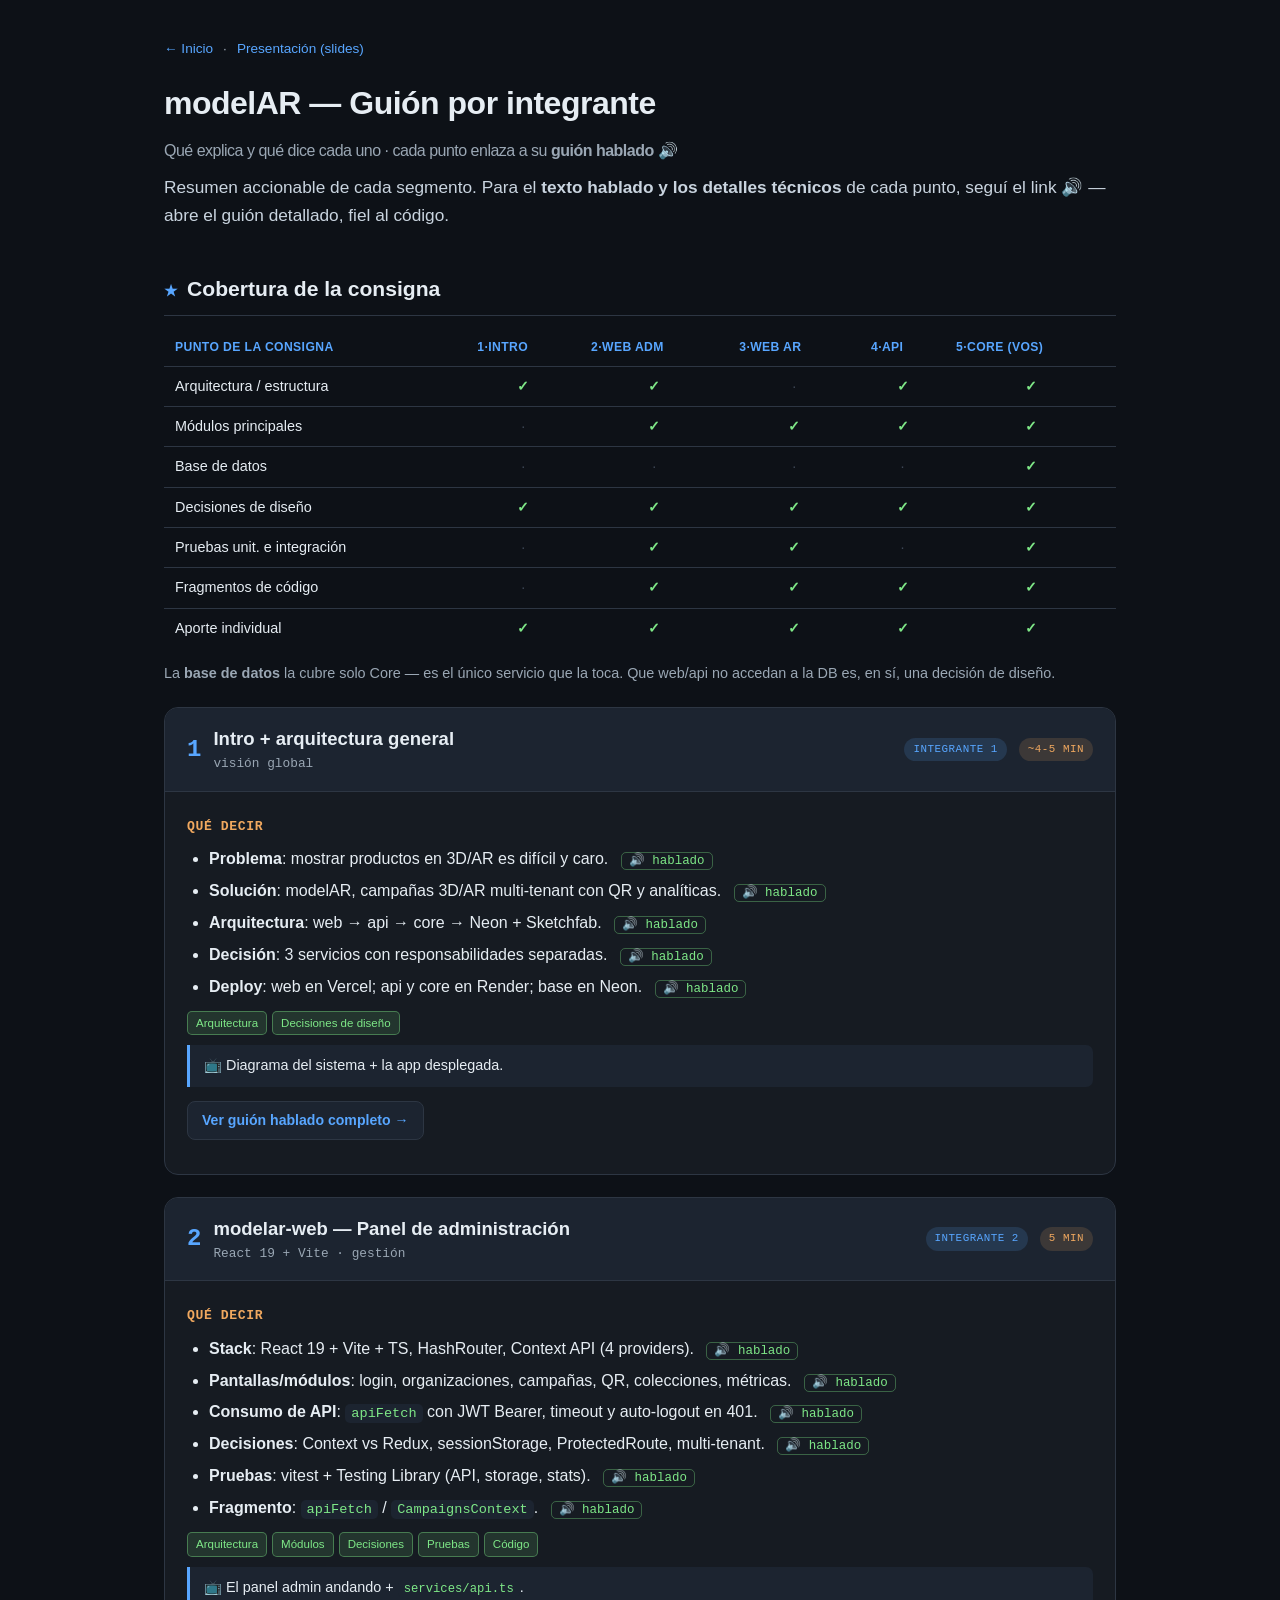
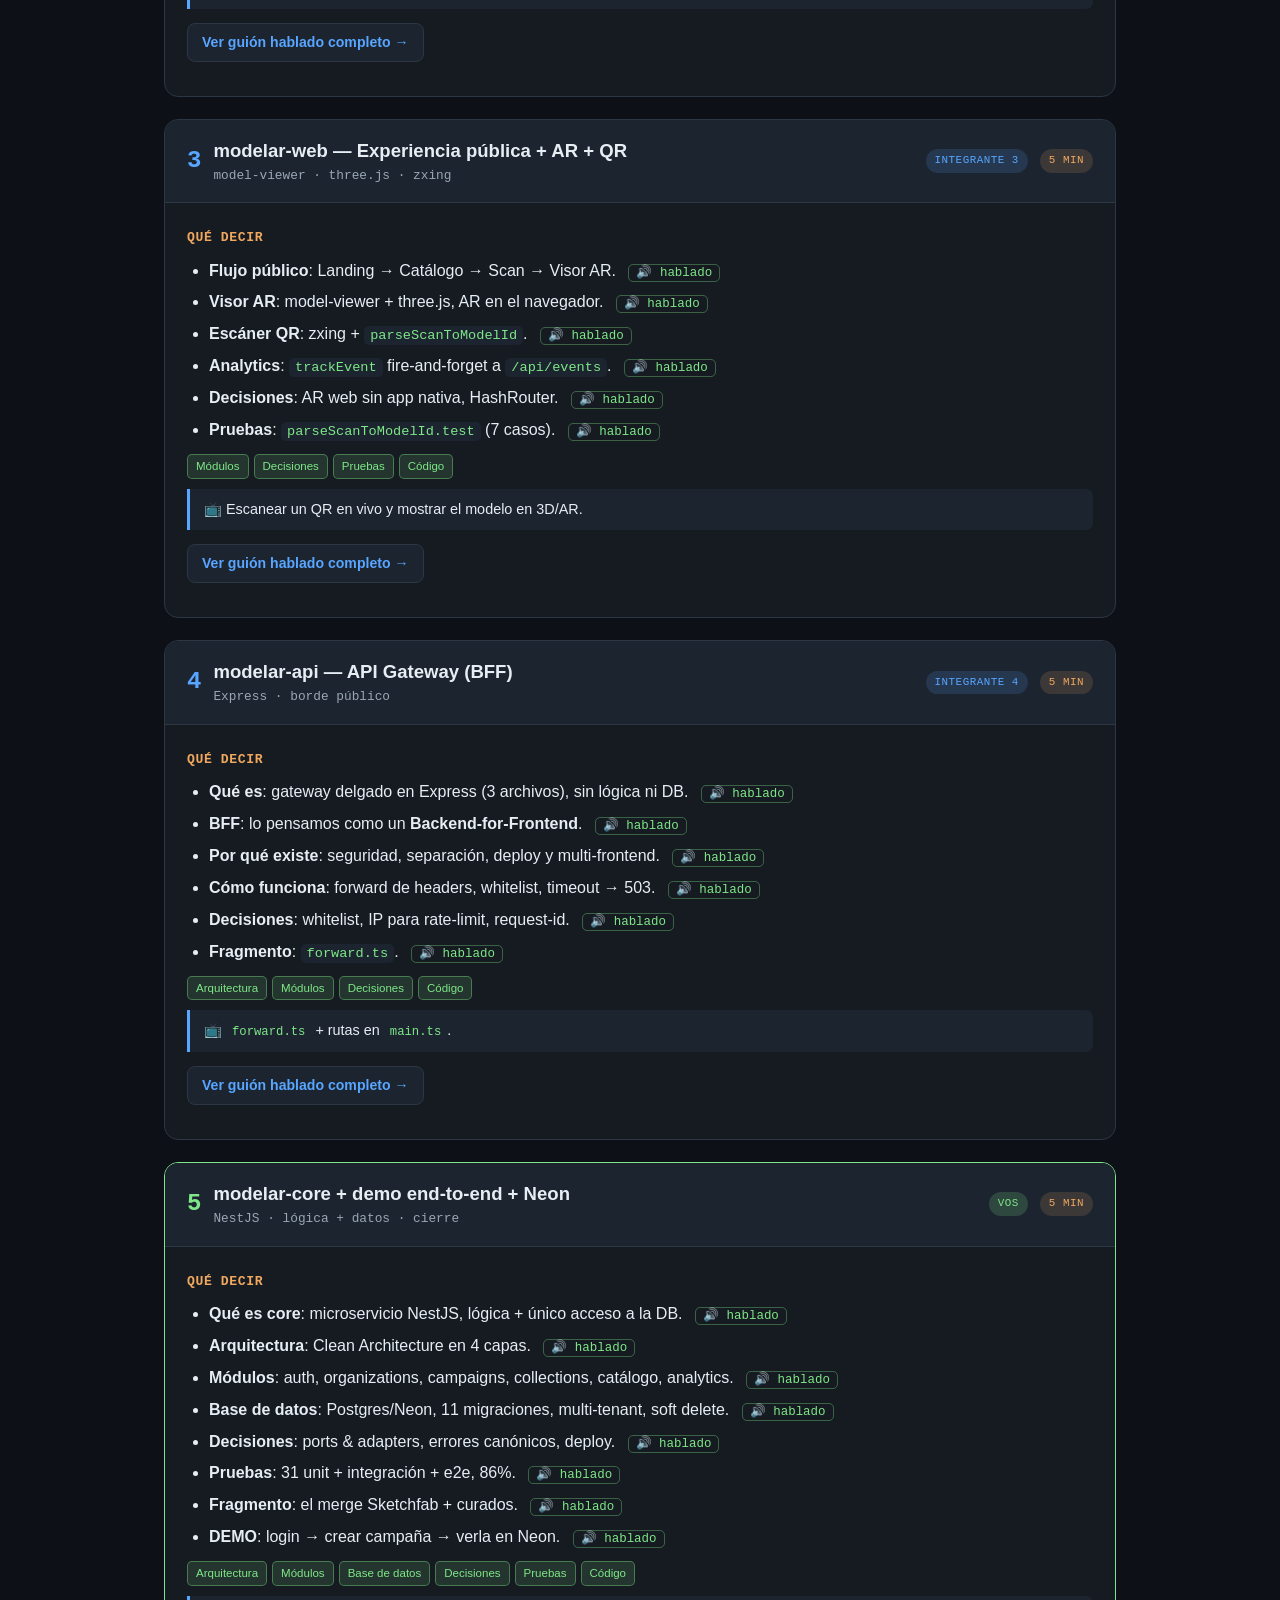
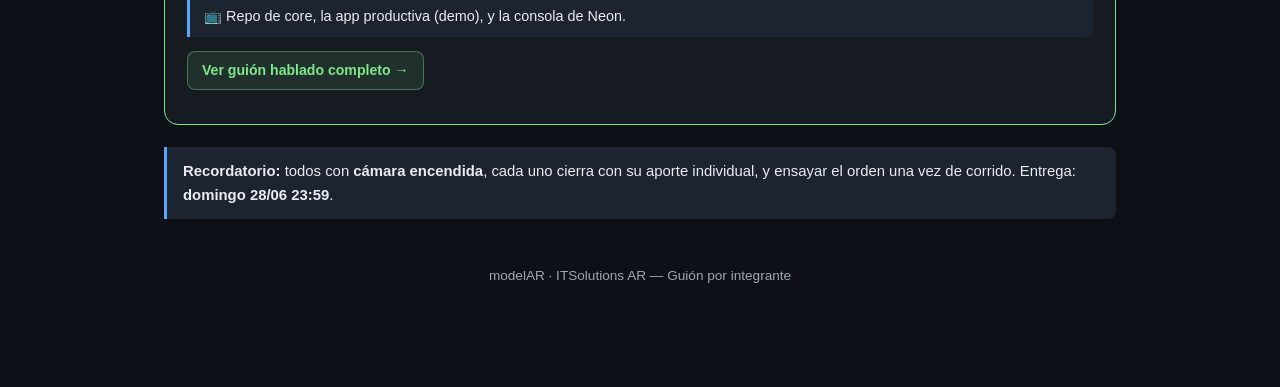
<file: coloquio/coloquio-integrantes.html>
<!DOCTYPE html>
<html lang="es">
<head>
<meta charset="UTF-8">
<meta name="viewport" content="width=device-width, initial-scale=1.0">
<title>modelAR — Guión por integrante</title>
<link rel="stylesheet" href="styles.css">
</head>
<body>
<div class="wrap">
  <div class="crumb"><a href="index.html">← Inicio</a> · <a href="presentacion.html">Presentación (slides)</a></div>

  <h1>modelAR — Guión por integrante
    <small>Qué explica y qué dice cada uno · cada punto enlaza a su <b>guión hablado</b> 🔊</small>
  </h1>
  <p class="lead">Resumen accionable de cada segmento. Para el <b>texto hablado y los detalles técnicos</b> de cada punto, seguí el link 🔊 — abre el guión detallado, fiel al código.</p>

  <!-- COBERTURA -->
  <h2><span class="n">★</span>Cobertura de la consigna</h2>
  <table>
    <tr><th>Punto de la consigna</th><th>1·Intro</th><th>2·Web Adm</th><th>3·Web AR</th><th>4·API</th><th>5·Core (vos)</th></tr>
    <tr><td>Arquitectura / estructura</td><td class="yes">✓</td><td class="yes">✓</td><td class="no">·</td><td class="yes">✓</td><td class="yes">✓</td></tr>
    <tr><td>Módulos principales</td><td class="no">·</td><td class="yes">✓</td><td class="yes">✓</td><td class="yes">✓</td><td class="yes">✓</td></tr>
    <tr><td>Base de datos</td><td class="no">·</td><td class="no">·</td><td class="no">·</td><td class="no">·</td><td class="yes">✓</td></tr>
    <tr><td>Decisiones de diseño</td><td class="yes">✓</td><td class="yes">✓</td><td class="yes">✓</td><td class="yes">✓</td><td class="yes">✓</td></tr>
    <tr><td>Pruebas unit. e integración</td><td class="no">·</td><td class="yes">✓</td><td class="yes">✓</td><td class="no">·</td><td class="yes">✓</td></tr>
    <tr><td>Fragmentos de código</td><td class="no">·</td><td class="yes">✓</td><td class="yes">✓</td><td class="yes">✓</td><td class="yes">✓</td></tr>
    <tr><td>Aporte individual</td><td class="yes">✓</td><td class="yes">✓</td><td class="yes">✓</td><td class="yes">✓</td><td class="yes">✓</td></tr>
  </table>
  <p class="muted" style="font-size:.9rem">La <b>base de datos</b> la cubre solo Core — es el único servicio que la toca. Que web/api no accedan a la DB es, en sí, una decisión de diseño.</p>

  <!-- INTEGRANTE 1 -->
  <div class="card">
    <div class="chd"><span class="num">1</span><div><div class="ti">Intro + arquitectura general</div><div class="sub">visión global</div></div>
      <span class="chip who" style="margin-left:auto">Integrante 1</span><span class="chip min">~4-5 min</span></div>
    <div class="cbody">
      <h4 class="say" style="color:var(--warn)">Qué decir</h4>
      <ul>
        <li><b>Problema</b>: mostrar productos en 3D/AR es difícil y caro. <a class="say-link" href="guion-1-intro.html#problema">🔊 hablado</a></li>
        <li><b>Solución</b>: modelAR, campañas 3D/AR multi-tenant con QR y analíticas. <a class="say-link" href="guion-1-intro.html#solucion">🔊 hablado</a></li>
        <li><b>Arquitectura</b>: web → api → core → Neon + Sketchfab. <a class="say-link" href="guion-1-intro.html#arquitectura">🔊 hablado</a></li>
        <li><b>Decisión</b>: 3 servicios con responsabilidades separadas. <a class="say-link" href="guion-1-intro.html#decision">🔊 hablado</a></li>
        <li><b>Deploy</b>: web en Vercel; api y core en Render; base en Neon. <a class="say-link" href="guion-1-intro.html#deploy">🔊 hablado</a></li>
      </ul>
      <div class="tags"><span class="tag on">Arquitectura</span><span class="tag on">Decisiones de diseño</span></div>
      <div class="screen">📺 Diagrama del sistema + la app desplegada.</div>
      <p><a class="btn" href="guion-1-intro.html">Ver guión hablado completo →</a></p>
    </div>
  </div>

  <!-- INTEGRANTE 2 -->
  <div class="card">
    <div class="chd"><span class="num">2</span><div><div class="ti">modelar-web — Panel de administración</div><div class="sub">React 19 + Vite · gestión</div></div>
      <span class="chip who" style="margin-left:auto">Integrante 2</span><span class="chip min">5 min</span></div>
    <div class="cbody">
      <h4 class="say" style="color:var(--warn)">Qué decir</h4>
      <ul>
        <li><b>Stack</b>: React 19 + Vite + TS, HashRouter, Context API (4 providers). <a class="say-link" href="guion-2-web-admin.html#stack">🔊 hablado</a></li>
        <li><b>Pantallas/módulos</b>: login, organizaciones, campañas, QR, colecciones, métricas. <a class="say-link" href="guion-2-web-admin.html#pantallas">🔊 hablado</a></li>
        <li><b>Consumo de API</b>: <code>apiFetch</code> con JWT Bearer, timeout y auto-logout en 401. <a class="say-link" href="guion-2-web-admin.html#api">🔊 hablado</a></li>
        <li><b>Decisiones</b>: Context vs Redux, sessionStorage, ProtectedRoute, multi-tenant. <a class="say-link" href="guion-2-web-admin.html#decisiones">🔊 hablado</a></li>
        <li><b>Pruebas</b>: vitest + Testing Library (API, storage, stats). <a class="say-link" href="guion-2-web-admin.html#pruebas">🔊 hablado</a></li>
        <li><b>Fragmento</b>: <code>apiFetch</code> / <code>CampaignsContext</code>. <a class="say-link" href="guion-2-web-admin.html#fragmento">🔊 hablado</a></li>
      </ul>
      <div class="tags"><span class="tag on">Arquitectura</span><span class="tag on">Módulos</span><span class="tag on">Decisiones</span><span class="tag on">Pruebas</span><span class="tag on">Código</span></div>
      <div class="screen">📺 El panel admin andando + <code>services/api.ts</code>.</div>
      <p><a class="btn" href="guion-2-web-admin.html">Ver guión hablado completo →</a></p>
    </div>
  </div>

  <!-- INTEGRANTE 3 -->
  <div class="card">
    <div class="chd"><span class="num">3</span><div><div class="ti">modelar-web — Experiencia pública + AR + QR</div><div class="sub">model-viewer · three.js · zxing</div></div>
      <span class="chip who" style="margin-left:auto">Integrante 3</span><span class="chip min">5 min</span></div>
    <div class="cbody">
      <h4 class="say" style="color:var(--warn)">Qué decir</h4>
      <ul>
        <li><b>Flujo público</b>: Landing → Catálogo → Scan → Visor AR. <a class="say-link" href="guion-3-web-ar.html#flujo">🔊 hablado</a></li>
        <li><b>Visor AR</b>: model-viewer + three.js, AR en el navegador. <a class="say-link" href="guion-3-web-ar.html#visor">🔊 hablado</a></li>
        <li><b>Escáner QR</b>: zxing + <code>parseScanToModelId</code>. <a class="say-link" href="guion-3-web-ar.html#qr">🔊 hablado</a></li>
        <li><b>Analytics</b>: <code>trackEvent</code> fire-and-forget a <code>/api/events</code>. <a class="say-link" href="guion-3-web-ar.html#analytics">🔊 hablado</a></li>
        <li><b>Decisiones</b>: AR web sin app nativa, HashRouter. <a class="say-link" href="guion-3-web-ar.html#decisiones">🔊 hablado</a></li>
        <li><b>Pruebas</b>: <code>parseScanToModelId.test</code> (7 casos). <a class="say-link" href="guion-3-web-ar.html#pruebas">🔊 hablado</a></li>
      </ul>
      <div class="tags"><span class="tag on">Módulos</span><span class="tag on">Decisiones</span><span class="tag on">Pruebas</span><span class="tag on">Código</span></div>
      <div class="screen">📺 Escanear un QR en vivo y mostrar el modelo en 3D/AR.</div>
      <p><a class="btn" href="guion-3-web-ar.html">Ver guión hablado completo →</a></p>
    </div>
  </div>

  <!-- INTEGRANTE 4 -->
  <div class="card">
    <div class="chd"><span class="num">4</span><div><div class="ti">modelar-api — API Gateway (BFF)</div><div class="sub">Express · borde público</div></div>
      <span class="chip who" style="margin-left:auto">Integrante 4</span><span class="chip min">5 min</span></div>
    <div class="cbody">
      <h4 class="say" style="color:var(--warn)">Qué decir</h4>
      <ul>
        <li><b>Qué es</b>: gateway delgado en Express (3 archivos), sin lógica ni DB. <a class="say-link" href="guion-4-api.html#que-es">🔊 hablado</a></li>
        <li><b>BFF</b>: lo pensamos como un <b>Backend-for-Frontend</b>. <a class="say-link" href="guion-4-api.html#bff">🔊 hablado</a></li>
        <li><b>Por qué existe</b>: seguridad, separación, deploy y multi-frontend. <a class="say-link" href="guion-4-api.html#porque">🔊 hablado</a></li>
        <li><b>Cómo funciona</b>: forward de headers, whitelist, timeout → 503. <a class="say-link" href="guion-4-api.html#como">🔊 hablado</a></li>
        <li><b>Decisiones</b>: whitelist, IP para rate-limit, request-id. <a class="say-link" href="guion-4-api.html#decisiones">🔊 hablado</a></li>
        <li><b>Fragmento</b>: <code>forward.ts</code>. <a class="say-link" href="guion-4-api.html#fragmento">🔊 hablado</a></li>
      </ul>
      <div class="tags"><span class="tag on">Arquitectura</span><span class="tag on">Módulos</span><span class="tag on">Decisiones</span><span class="tag on">Código</span></div>
      <div class="screen">📺 <code>forward.ts</code> + rutas en <code>main.ts</code>.</div>
      <p><a class="btn" href="guion-4-api.html">Ver guión hablado completo →</a></p>
    </div>
  </div>

  <!-- INTEGRANTE 5 -->
  <div class="card you">
    <div class="chd"><span class="num">5</span><div><div class="ti">modelar-core + demo end-to-end + Neon</div><div class="sub">NestJS · lógica + datos · cierre</div></div>
      <span class="chip you" style="margin-left:auto">VOS</span><span class="chip min">5 min</span></div>
    <div class="cbody">
      <h4 class="say" style="color:var(--warn)">Qué decir</h4>
      <ul>
        <li><b>Qué es core</b>: microservicio NestJS, lógica + único acceso a la DB. <a class="say-link" href="guion-5-core.html#que-es">🔊 hablado</a></li>
        <li><b>Arquitectura</b>: Clean Architecture en 4 capas. <a class="say-link" href="guion-5-core.html#arquitectura">🔊 hablado</a></li>
        <li><b>Módulos</b>: auth, organizations, campaigns, collections, catálogo, analytics. <a class="say-link" href="guion-5-core.html#modulos">🔊 hablado</a></li>
        <li><b>Base de datos</b>: Postgres/Neon, 11 migraciones, multi-tenant, soft delete. <a class="say-link" href="guion-5-core.html#bd">🔊 hablado</a></li>
        <li><b>Decisiones</b>: ports &amp; adapters, errores canónicos, deploy. <a class="say-link" href="guion-5-core.html#decisiones">🔊 hablado</a></li>
        <li><b>Pruebas</b>: 31 unit + integración + e2e, 86%. <a class="say-link" href="guion-5-core.html#pruebas">🔊 hablado</a></li>
        <li><b>Fragmento</b>: el merge Sketchfab + curados. <a class="say-link" href="guion-5-core.html#fragmento">🔊 hablado</a></li>
        <li><b>DEMO</b>: login → crear campaña → verla en Neon. <a class="say-link" href="guion-5-core.html#demo">🔊 hablado</a></li>
      </ul>
      <div class="tags"><span class="tag on">Arquitectura</span><span class="tag on">Módulos</span><span class="tag on">Base de datos</span><span class="tag on">Decisiones</span><span class="tag on">Pruebas</span><span class="tag on">Código</span></div>
      <div class="screen">📺 Repo de core, la app productiva (demo), y la consola de Neon.</div>
      <p><a class="btn go" href="guion-5-core.html">Ver guión hablado completo →</a></p>
    </div>
  </div>

  <div class="note"><b>Recordatorio:</b> todos con <b>cámara encendida</b>, cada uno cierra con su aporte individual, y ensayar el orden una vez de corrido. Entrega: <b>domingo 28/06 23:59</b>.</div>
  <p class="foot">modelAR · ITSolutions AR — Guión por integrante</p>
</div>
</body>
</html>
</file>
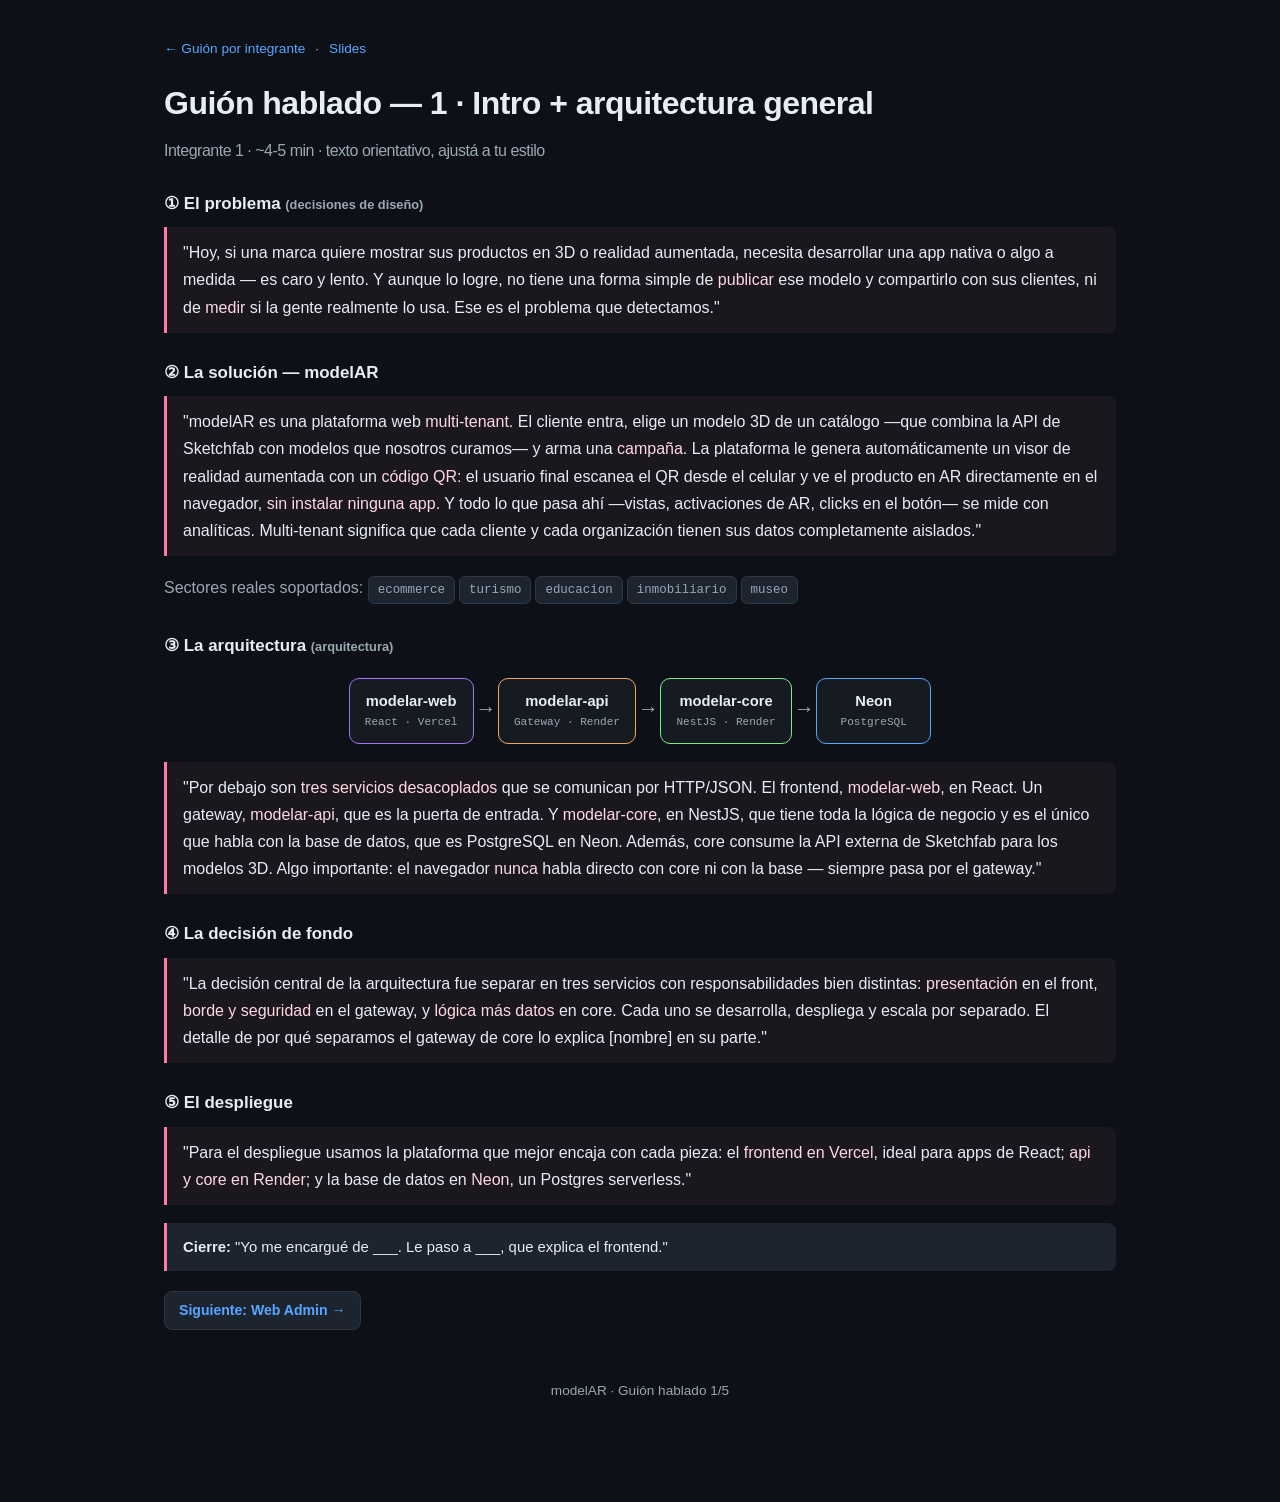
<file: coloquio/guion-1-intro.html>
<!DOCTYPE html>
<html lang="es">
<head>
<meta charset="UTF-8">
<meta name="viewport" content="width=device-width, initial-scale=1.0">
<title>Guión hablado · 1 — Intro + arquitectura</title>
<link rel="stylesheet" href="styles.css">
</head>
<body>
<div class="wrap">
  <div class="crumb"><a href="coloquio-integrantes.html">← Guión por integrante</a> · <a href="presentacion.html">Slides</a></div>
  <h1>Guión hablado — 1 · Intro + arquitectura general
    <small>Integrante 1 · ~4-5 min · texto orientativo, ajustá a tu estilo</small>
  </h1>

  <h3 id="problema">① El problema <span class="muted" style="font-size:.8rem">(decisiones de diseño)</span></h3>
  <div class="spoken">
    "Hoy, si una marca quiere mostrar sus productos en 3D o realidad aumentada, necesita desarrollar una app nativa o algo a medida — es caro y lento. Y aunque lo logre, no tiene una forma simple de <span class="q">publicar</span> ese modelo y compartirlo con sus clientes, ni de <span class="q">medir</span> si la gente realmente lo usa. Ese es el problema que detectamos."
  </div>

  <h3 id="solucion">② La solución — modelAR</h3>
  <div class="spoken">
    "modelAR es una plataforma web <span class="q">multi-tenant</span>. El cliente entra, elige un modelo 3D de un catálogo —que combina la API de Sketchfab con modelos que nosotros curamos— y arma una <span class="q">campaña</span>. La plataforma le genera automáticamente un visor de realidad aumentada con un <span class="q">código QR</span>: el usuario final escanea el QR desde el celular y ve el producto en AR directamente en el navegador, <span class="q">sin instalar ninguna app</span>. Y todo lo que pasa ahí —vistas, activaciones de AR, clicks en el botón— se mide con analíticas. Multi-tenant significa que cada cliente y cada organización tienen sus datos completamente aislados."
  </div>
  <p class="muted">Sectores reales soportados: <span class="pill">ecommerce</span><span class="pill">turismo</span><span class="pill">educacion</span><span class="pill">inmobiliario</span><span class="pill">museo</span></p>

  <h3 id="arquitectura">③ La arquitectura <span class="muted" style="font-size:.8rem">(arquitectura)</span></h3>
  <div class="flow">
    <div class="node web"><div class="t">modelar-web</div><div class="s">React · Vercel</div></div>
    <div class="arrow"><span class="big">→</span></div>
    <div class="node api"><div class="t">modelar-api</div><div class="s">Gateway · Render</div></div>
    <div class="arrow"><span class="big">→</span></div>
    <div class="node core"><div class="t">modelar-core</div><div class="s">NestJS · Render</div></div>
    <div class="arrow"><span class="big">→</span></div>
    <div class="node db"><div class="t">Neon</div><div class="s">PostgreSQL</div></div>
  </div>
  <div class="spoken">
    "Por debajo son <span class="q">tres servicios desacoplados</span> que se comunican por HTTP/JSON. El frontend, <span class="q">modelar-web</span>, en React. Un gateway, <span class="q">modelar-api</span>, que es la puerta de entrada. Y <span class="q">modelar-core</span>, en NestJS, que tiene toda la lógica de negocio y es el único que habla con la base de datos, que es PostgreSQL en Neon. Además, core consume la API externa de Sketchfab para los modelos 3D. Algo importante: el navegador <span class="q">nunca</span> habla directo con core ni con la base — siempre pasa por el gateway."
  </div>

  <h3 id="decision">④ La decisión de fondo</h3>
  <div class="spoken">
    "La decisión central de la arquitectura fue separar en tres servicios con responsabilidades bien distintas: <span class="q">presentación</span> en el front, <span class="q">borde y seguridad</span> en el gateway, y <span class="q">lógica más datos</span> en core. Cada uno se desarrolla, despliega y escala por separado. El detalle de por qué separamos el gateway de core lo explica [nombre] en su parte."
  </div>

  <h3 id="deploy">⑤ El despliegue</h3>
  <div class="spoken">
    "Para el despliegue usamos la plataforma que mejor encaja con cada pieza: el <span class="q">frontend en Vercel</span>, ideal para apps de React; <span class="q">api y core en Render</span>; y la base de datos en <span class="q">Neon</span>, un Postgres serverless."
  </div>

  <div class="note say"><b>Cierre:</b> "Yo me encargué de ___. Le paso a ___, que explica el frontend."</div>
  <p><a class="btn" href="guion-2-web-admin.html">Siguiente: Web Admin →</a></p>
  <p class="foot">modelAR · Guión hablado 1/5</p>
</div>
</body>
</html>
</file>
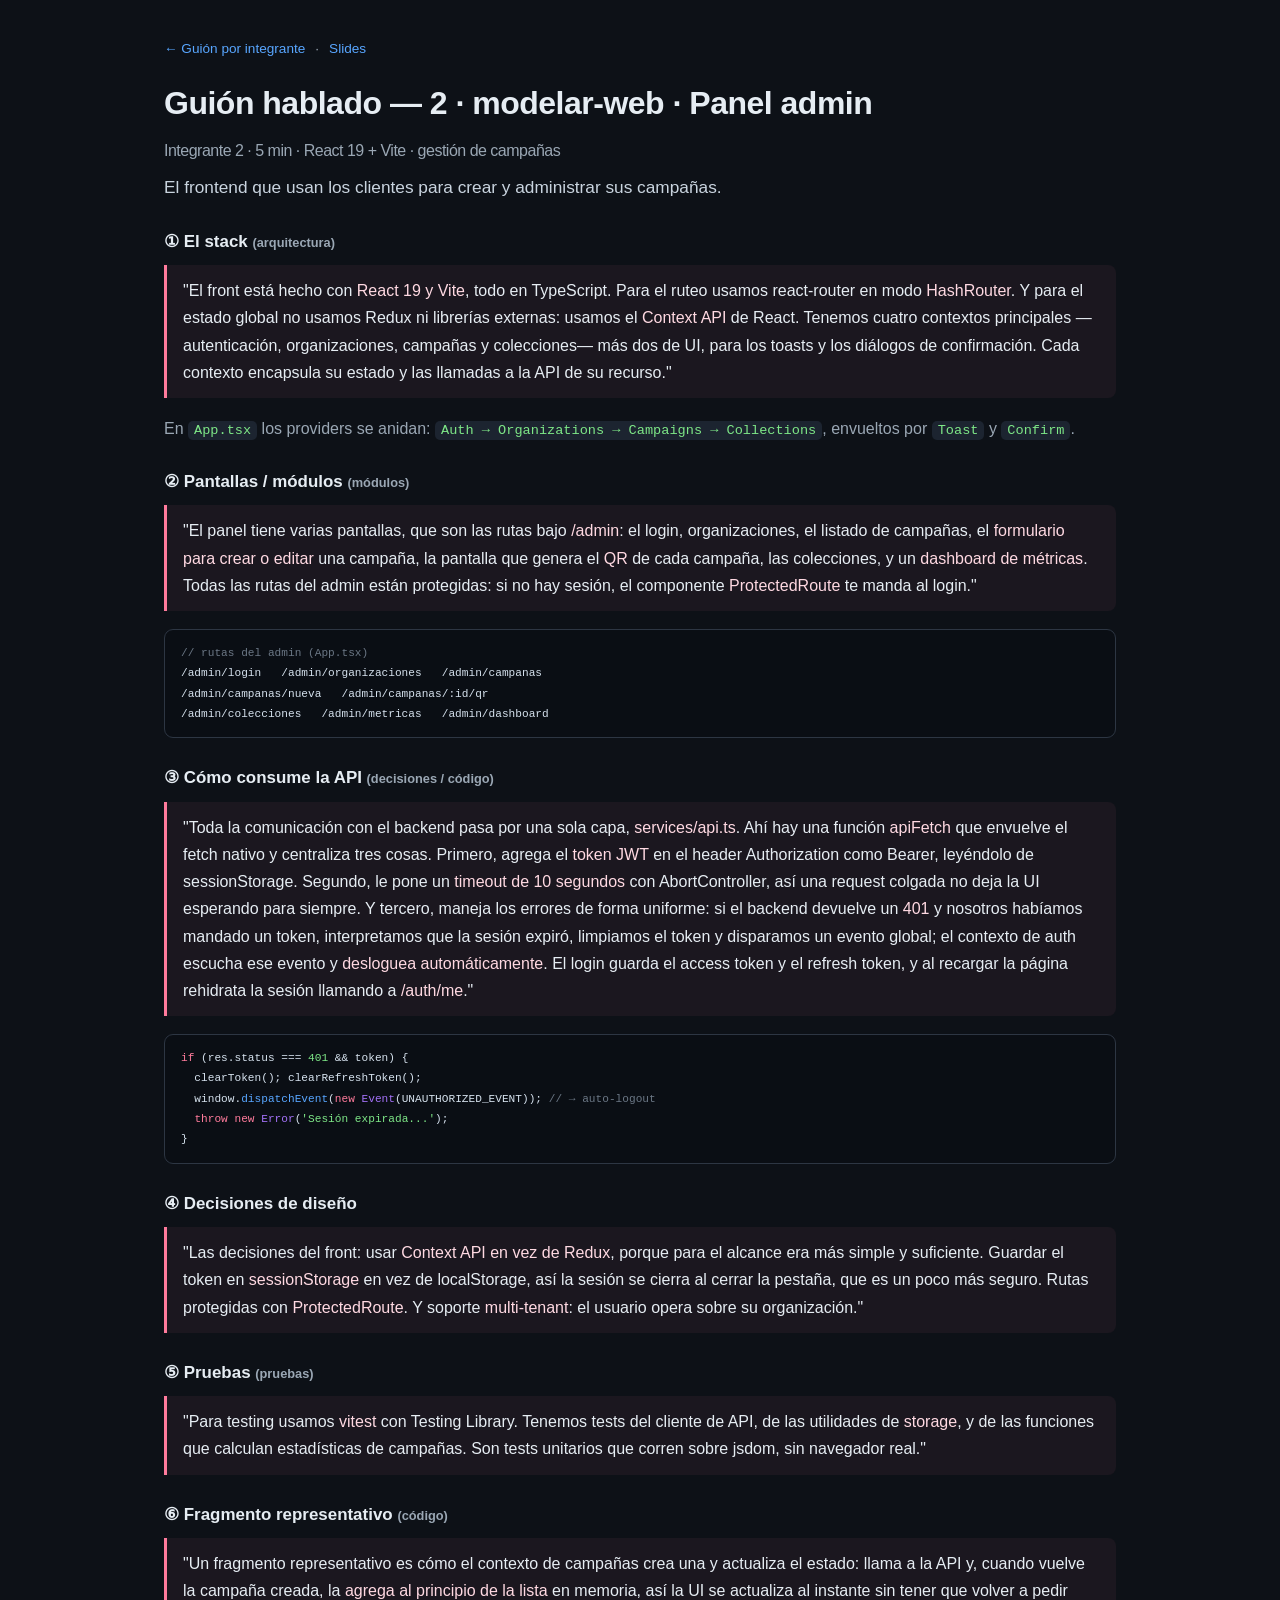
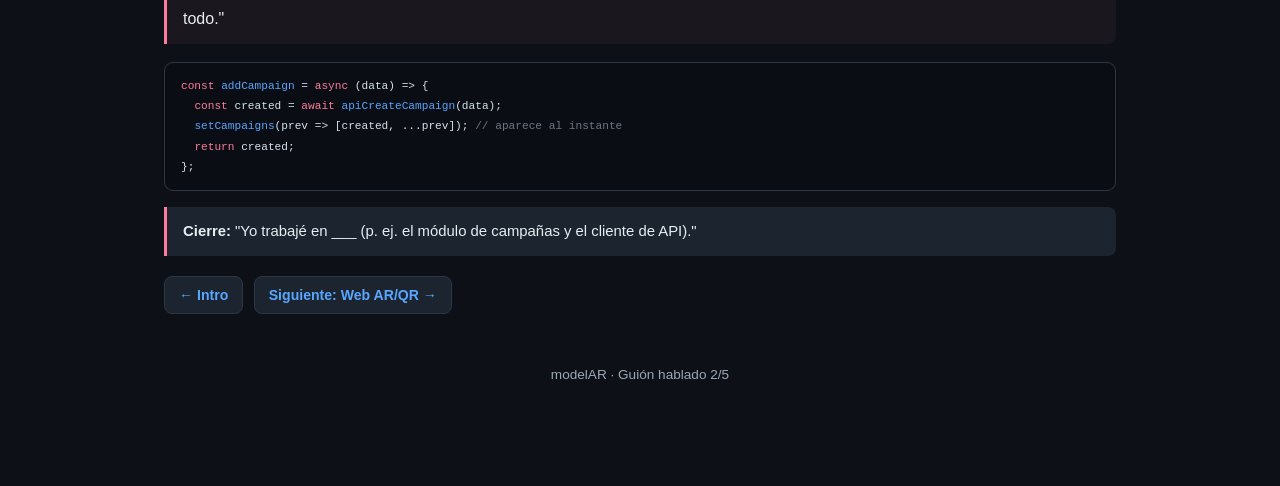
<file: coloquio/guion-2-web-admin.html>
<!DOCTYPE html>
<html lang="es">
<head>
<meta charset="UTF-8">
<meta name="viewport" content="width=device-width, initial-scale=1.0">
<title>Guión hablado · 2 — Web Admin</title>
<link rel="stylesheet" href="styles.css">
</head>
<body>
<div class="wrap">
  <div class="crumb"><a href="coloquio-integrantes.html">← Guión por integrante</a> · <a href="presentacion.html">Slides</a></div>
  <h1>Guión hablado — 2 · modelar-web · Panel admin
    <small>Integrante 2 · 5 min · React 19 + Vite · gestión de campañas</small>
  </h1>
  <p class="lead">El frontend que usan los clientes para crear y administrar sus campañas.</p>

  <h3 id="stack">① El stack <span class="muted" style="font-size:.8rem">(arquitectura)</span></h3>
  <div class="spoken">
    "El front está hecho con <span class="q">React 19 y Vite</span>, todo en TypeScript. Para el ruteo usamos react-router en modo <span class="q">HashRouter</span>. Y para el estado global no usamos Redux ni librerías externas: usamos el <span class="q">Context API</span> de React. Tenemos cuatro contextos principales —autenticación, organizaciones, campañas y colecciones— más dos de UI, para los toasts y los diálogos de confirmación. Cada contexto encapsula su estado y las llamadas a la API de su recurso."
  </div>
  <p class="muted">En <code>App.tsx</code> los providers se anidan: <code>Auth → Organizations → Campaigns → Collections</code>, envueltos por <code>Toast</code> y <code>Confirm</code>.</p>

  <h3 id="pantallas">② Pantallas / módulos <span class="muted" style="font-size:.8rem">(módulos)</span></h3>
  <div class="spoken">
    "El panel tiene varias pantallas, que son las rutas bajo <span class="q">/admin</span>: el login, organizaciones, el listado de campañas, el <span class="q">formulario para crear o editar</span> una campaña, la pantalla que genera el <span class="q">QR</span> de cada campaña, las colecciones, y un <span class="q">dashboard de métricas</span>. Todas las rutas del admin están protegidas: si no hay sesión, el componente <span class="q">ProtectedRoute</span> te manda al login."
  </div>
  <pre><code><span class="cm">// rutas del admin (App.tsx)</span>
/admin/login   /admin/organizaciones   /admin/campanas
/admin/campanas/nueva   /admin/campanas/:id/qr
/admin/colecciones   /admin/metricas   /admin/dashboard</code></pre>

  <h3 id="api">③ Cómo consume la API <span class="muted" style="font-size:.8rem">(decisiones / código)</span></h3>
  <div class="spoken">
    "Toda la comunicación con el backend pasa por una sola capa, <span class="q">services/api.ts</span>. Ahí hay una función <span class="q">apiFetch</span> que envuelve el fetch nativo y centraliza tres cosas. Primero, agrega el <span class="q">token JWT</span> en el header Authorization como Bearer, leyéndolo de sessionStorage. Segundo, le pone un <span class="q">timeout de 10 segundos</span> con AbortController, así una request colgada no deja la UI esperando para siempre. Y tercero, maneja los errores de forma uniforme: si el backend devuelve un <span class="q">401</span> y nosotros habíamos mandado un token, interpretamos que la sesión expiró, limpiamos el token y disparamos un evento global; el contexto de auth escucha ese evento y <span class="q">desloguea automáticamente</span>. El login guarda el access token y el refresh token, y al recargar la página rehidrata la sesión llamando a <span class="q">/auth/me</span>."
  </div>
  <pre><code><span class="kw">if</span> (res.status === <span class="st">401</span> && token) {
  clearToken(); clearRefreshToken();
  window.<span class="fn">dispatchEvent</span>(<span class="kw">new</span> <span class="ty">Event</span>(UNAUTHORIZED_EVENT)); <span class="cm">// → auto-logout</span>
  <span class="kw">throw new</span> <span class="ty">Error</span>(<span class="st">'Sesión expirada...'</span>);
}</code></pre>

  <h3 id="decisiones">④ Decisiones de diseño</h3>
  <div class="spoken">
    "Las decisiones del front: usar <span class="q">Context API en vez de Redux</span>, porque para el alcance era más simple y suficiente. Guardar el token en <span class="q">sessionStorage</span> en vez de localStorage, así la sesión se cierra al cerrar la pestaña, que es un poco más seguro. Rutas protegidas con <span class="q">ProtectedRoute</span>. Y soporte <span class="q">multi-tenant</span>: el usuario opera sobre su organización."
  </div>

  <h3 id="pruebas">⑤ Pruebas <span class="muted" style="font-size:.8rem">(pruebas)</span></h3>
  <div class="spoken">
    "Para testing usamos <span class="q">vitest</span> con Testing Library. Tenemos tests del cliente de API, de las utilidades de <span class="q">storage</span>, y de las funciones que calculan estadísticas de campañas. Son tests unitarios que corren sobre jsdom, sin navegador real."
  </div>

  <h3 id="fragmento">⑥ Fragmento representativo <span class="muted" style="font-size:.8rem">(código)</span></h3>
  <div class="spoken">
    "Un fragmento representativo es cómo el contexto de campañas crea una y actualiza el estado: llama a la API y, cuando vuelve la campaña creada, la <span class="q">agrega al principio de la lista</span> en memoria, así la UI se actualiza al instante sin tener que volver a pedir todo."
  </div>
  <pre><code><span class="kw">const</span> <span class="fn">addCampaign</span> = <span class="kw">async</span> (data) => {
  <span class="kw">const</span> created = <span class="kw">await</span> <span class="fn">apiCreateCampaign</span>(data);
  <span class="fn">setCampaigns</span>(prev => [created, ...prev]); <span class="cm">// aparece al instante</span>
  <span class="kw">return</span> created;
};</code></pre>

  <div class="note say"><b>Cierre:</b> "Yo trabajé en ___ (p. ej. el módulo de campañas y el cliente de API)."</div>
  <p><a class="btn" href="guion-1-intro.html">← Intro</a> <a class="btn" href="guion-3-web-ar.html">Siguiente: Web AR/QR →</a></p>
  <p class="foot">modelAR · Guión hablado 2/5</p>
</div>
</body>
</html>
</file>
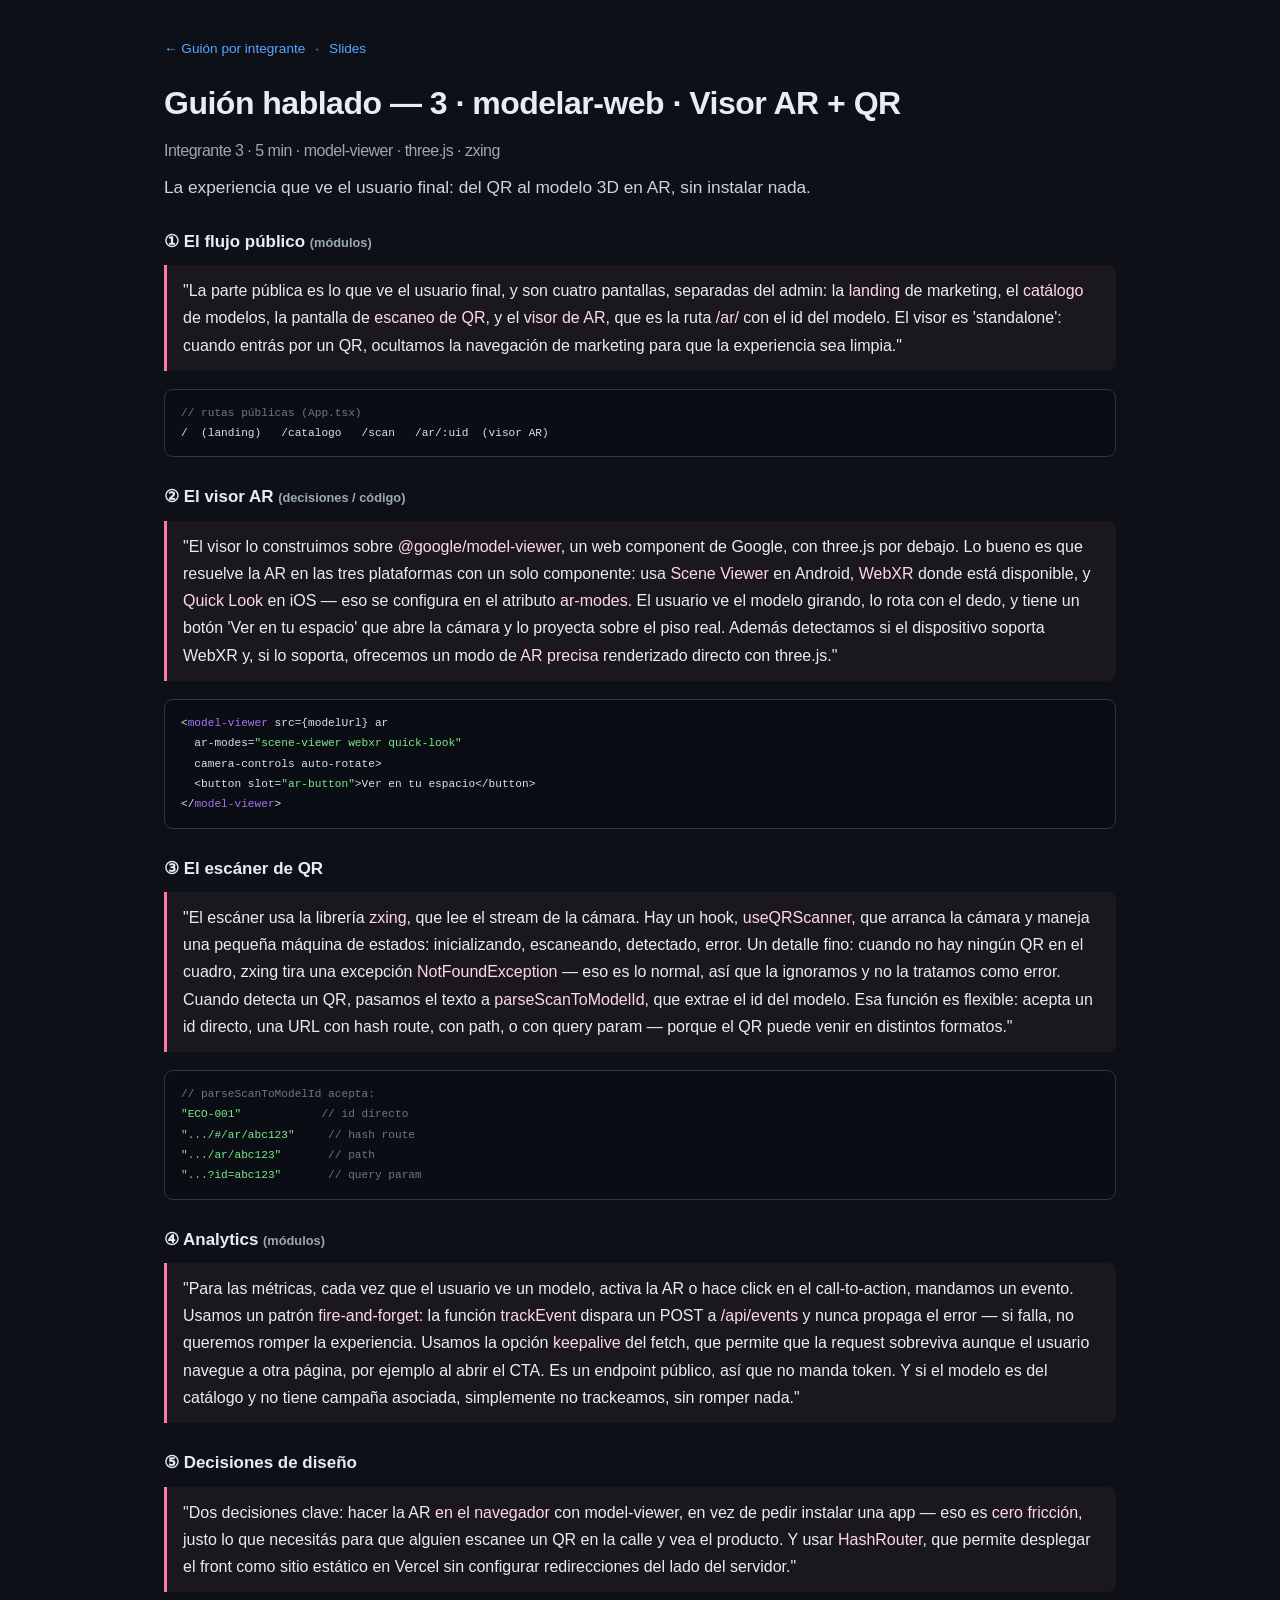
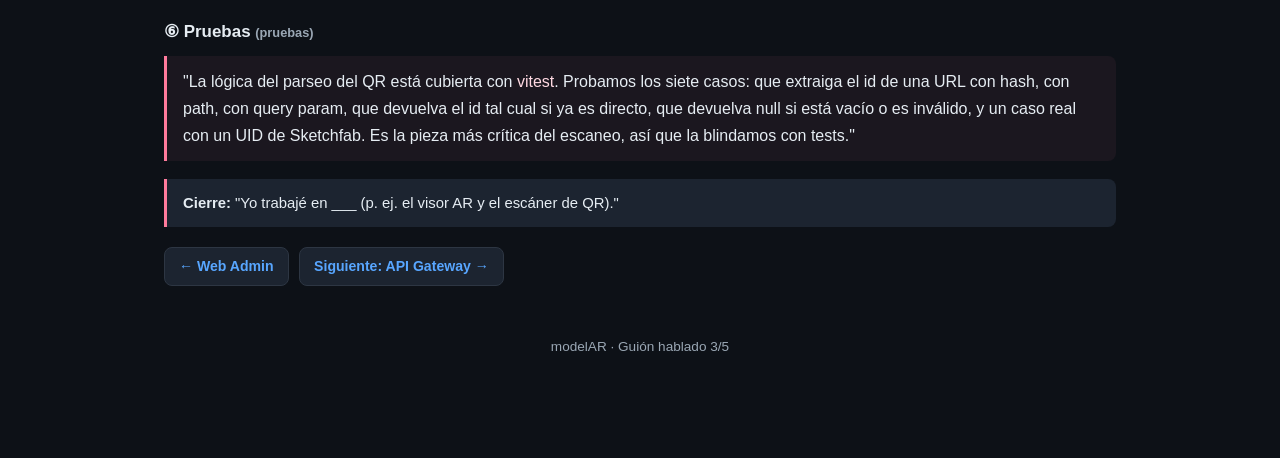
<file: coloquio/guion-3-web-ar.html>
<!DOCTYPE html>
<html lang="es">
<head>
<meta charset="UTF-8">
<meta name="viewport" content="width=device-width, initial-scale=1.0">
<title>Guión hablado · 3 — Web AR / QR</title>
<link rel="stylesheet" href="styles.css">
</head>
<body>
<div class="wrap">
  <div class="crumb"><a href="coloquio-integrantes.html">← Guión por integrante</a> · <a href="presentacion.html">Slides</a></div>
  <h1>Guión hablado — 3 · modelar-web · Visor AR + QR
    <small>Integrante 3 · 5 min · model-viewer · three.js · zxing</small>
  </h1>
  <p class="lead">La experiencia que ve el usuario final: del QR al modelo 3D en AR, sin instalar nada.</p>

  <h3 id="flujo">① El flujo público <span class="muted" style="font-size:.8rem">(módulos)</span></h3>
  <div class="spoken">
    "La parte pública es lo que ve el usuario final, y son cuatro pantallas, separadas del admin: la <span class="q">landing</span> de marketing, el <span class="q">catálogo</span> de modelos, la pantalla de <span class="q">escaneo de QR</span>, y el <span class="q">visor de AR</span>, que es la ruta <span class="q">/ar/</span> con el id del modelo. El visor es 'standalone': cuando entrás por un QR, ocultamos la navegación de marketing para que la experiencia sea limpia."
  </div>
  <pre><code><span class="cm">// rutas públicas (App.tsx)</span>
/  (landing)   /catalogo   /scan   /ar/:uid  (visor AR)</code></pre>

  <h3 id="visor">② El visor AR <span class="muted" style="font-size:.8rem">(decisiones / código)</span></h3>
  <div class="spoken">
    "El visor lo construimos sobre <span class="q">@google/model-viewer</span>, un web component de Google, con three.js por debajo. Lo bueno es que resuelve la AR en las tres plataformas con un solo componente: usa <span class="q">Scene Viewer</span> en Android, <span class="q">WebXR</span> donde está disponible, y <span class="q">Quick Look</span> en iOS — eso se configura en el atributo <span class="q">ar-modes</span>. El usuario ve el modelo girando, lo rota con el dedo, y tiene un botón 'Ver en tu espacio' que abre la cámara y lo proyecta sobre el piso real. Además detectamos si el dispositivo soporta WebXR y, si lo soporta, ofrecemos un modo de <span class="q">AR precisa</span> renderizado directo con three.js."
  </div>
  <pre><code>&lt;<span class="ty">model-viewer</span> src={modelUrl} ar
  ar-modes=<span class="st">"scene-viewer webxr quick-look"</span>
  camera-controls auto-rotate&gt;
  &lt;button slot=<span class="st">"ar-button"</span>&gt;Ver en tu espacio&lt;/button&gt;
&lt;/<span class="ty">model-viewer</span>&gt;</code></pre>

  <h3 id="qr">③ El escáner de QR</h3>
  <div class="spoken">
    "El escáner usa la librería <span class="q">zxing</span>, que lee el stream de la cámara. Hay un hook, <span class="q">useQRScanner</span>, que arranca la cámara y maneja una pequeña máquina de estados: inicializando, escaneando, detectado, error. Un detalle fino: cuando no hay ningún QR en el cuadro, zxing tira una excepción <span class="q">NotFoundException</span> — eso es lo normal, así que la ignoramos y no la tratamos como error. Cuando detecta un QR, pasamos el texto a <span class="q">parseScanToModelId</span>, que extrae el id del modelo. Esa función es flexible: acepta un id directo, una URL con hash route, con path, o con query param — porque el QR puede venir en distintos formatos."
  </div>
  <pre><code><span class="cm">// parseScanToModelId acepta:</span>
<span class="st">"ECO-001"</span>            <span class="cm">// id directo</span>
<span class="st">".../#/ar/abc123"</span>     <span class="cm">// hash route</span>
<span class="st">".../ar/abc123"</span>       <span class="cm">// path</span>
<span class="st">"...?id=abc123"</span>       <span class="cm">// query param</span></code></pre>

  <h3 id="analytics">④ Analytics <span class="muted" style="font-size:.8rem">(módulos)</span></h3>
  <div class="spoken">
    "Para las métricas, cada vez que el usuario ve un modelo, activa la AR o hace click en el call-to-action, mandamos un evento. Usamos un patrón <span class="q">fire-and-forget</span>: la función <span class="q">trackEvent</span> dispara un POST a <span class="q">/api/events</span> y nunca propaga el error — si falla, no queremos romper la experiencia. Usamos la opción <span class="q">keepalive</span> del fetch, que permite que la request sobreviva aunque el usuario navegue a otra página, por ejemplo al abrir el CTA. Es un endpoint público, así que no manda token. Y si el modelo es del catálogo y no tiene campaña asociada, simplemente no trackeamos, sin romper nada."
  </div>

  <h3 id="decisiones">⑤ Decisiones de diseño</h3>
  <div class="spoken">
    "Dos decisiones clave: hacer la AR <span class="q">en el navegador</span> con model-viewer, en vez de pedir instalar una app — eso es <span class="q">cero fricción</span>, justo lo que necesitás para que alguien escanee un QR en la calle y vea el producto. Y usar <span class="q">HashRouter</span>, que permite desplegar el front como sitio estático en Vercel sin configurar redirecciones del lado del servidor."
  </div>

  <h3 id="pruebas">⑥ Pruebas <span class="muted" style="font-size:.8rem">(pruebas)</span></h3>
  <div class="spoken">
    "La lógica del parseo del QR está cubierta con <span class="q">vitest</span>. Probamos los siete casos: que extraiga el id de una URL con hash, con path, con query param, que devuelva el id tal cual si ya es directo, que devuelva null si está vacío o es inválido, y un caso real con un UID de Sketchfab. Es la pieza más crítica del escaneo, así que la blindamos con tests."
  </div>

  <div class="note say"><b>Cierre:</b> "Yo trabajé en ___ (p. ej. el visor AR y el escáner de QR)."</div>
  <p><a class="btn" href="guion-2-web-admin.html">← Web Admin</a> <a class="btn" href="guion-4-api.html">Siguiente: API Gateway →</a></p>
  <p class="foot">modelAR · Guión hablado 3/5</p>
</div>
</body>
</html>
</file>
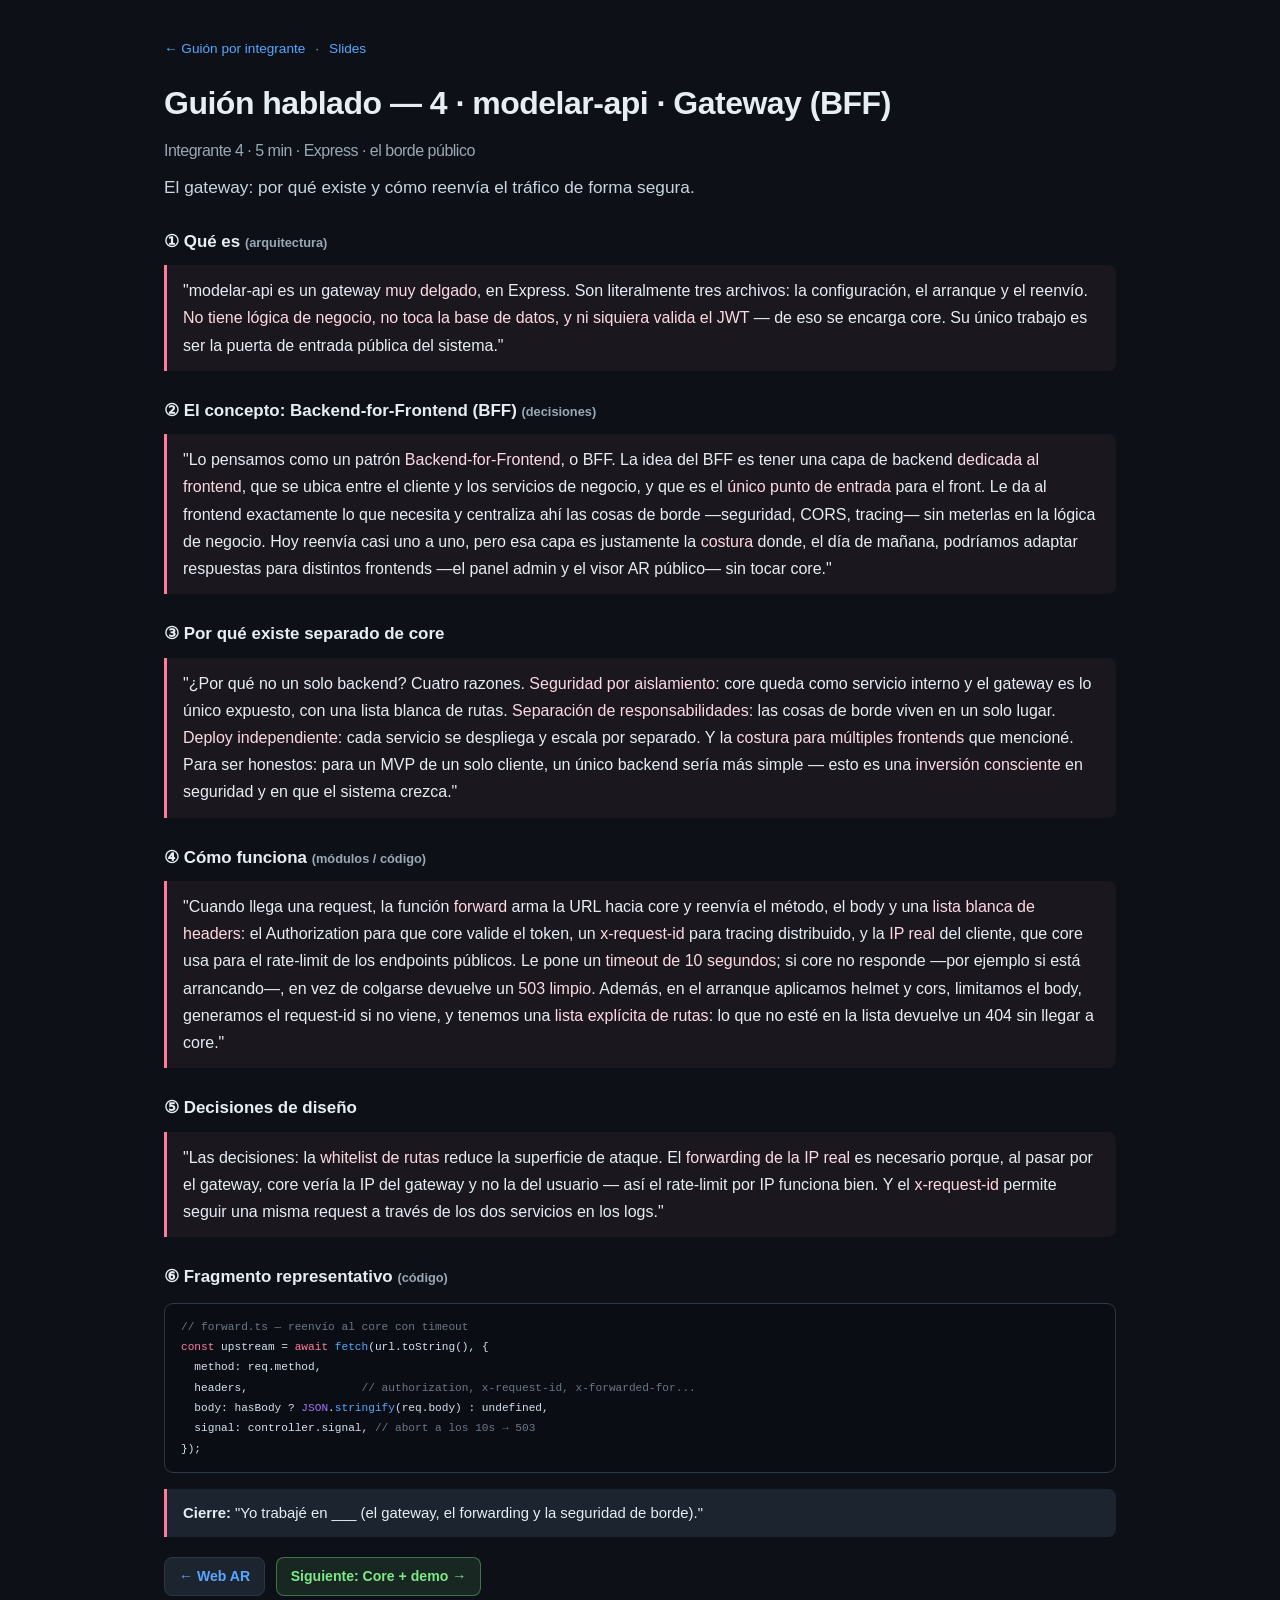
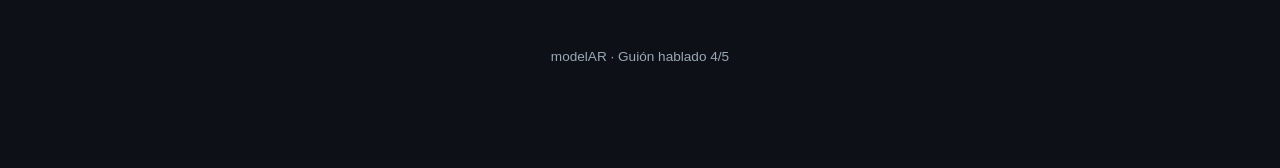
<file: coloquio/guion-4-api.html>
<!DOCTYPE html>
<html lang="es">
<head>
<meta charset="UTF-8">
<meta name="viewport" content="width=device-width, initial-scale=1.0">
<title>Guión hablado · 4 — API Gateway (BFF)</title>
<link rel="stylesheet" href="styles.css">
</head>
<body>
<div class="wrap">
  <div class="crumb"><a href="coloquio-integrantes.html">← Guión por integrante</a> · <a href="presentacion.html">Slides</a></div>
  <h1>Guión hablado — 4 · modelar-api · Gateway (BFF)
    <small>Integrante 4 · 5 min · Express · el borde público</small>
  </h1>
  <p class="lead">El gateway: por qué existe y cómo reenvía el tráfico de forma segura.</p>

  <h3 id="que-es">① Qué es <span class="muted" style="font-size:.8rem">(arquitectura)</span></h3>
  <div class="spoken">
    "modelar-api es un gateway <span class="q">muy delgado</span>, en Express. Son literalmente tres archivos: la configuración, el arranque y el reenvío. <span class="q">No tiene lógica de negocio, no toca la base de datos, y ni siquiera valida el JWT</span> — de eso se encarga core. Su único trabajo es ser la puerta de entrada pública del sistema."
  </div>

  <h3 id="bff">② El concepto: Backend-for-Frontend (BFF) <span class="muted" style="font-size:.8rem">(decisiones)</span></h3>
  <div class="spoken">
    "Lo pensamos como un patrón <span class="q">Backend-for-Frontend</span>, o BFF. La idea del BFF es tener una capa de backend <span class="q">dedicada al frontend</span>, que se ubica entre el cliente y los servicios de negocio, y que es el <span class="q">único punto de entrada</span> para el front. Le da al frontend exactamente lo que necesita y centraliza ahí las cosas de borde —seguridad, CORS, tracing— sin meterlas en la lógica de negocio. Hoy reenvía casi uno a uno, pero esa capa es justamente la <span class="q">costura</span> donde, el día de mañana, podríamos adaptar respuestas para distintos frontends —el panel admin y el visor AR público— sin tocar core."
  </div>

  <h3 id="porque">③ Por qué existe separado de core</h3>
  <div class="spoken">
    "¿Por qué no un solo backend? Cuatro razones. <span class="q">Seguridad por aislamiento</span>: core queda como servicio interno y el gateway es lo único expuesto, con una lista blanca de rutas. <span class="q">Separación de responsabilidades</span>: las cosas de borde viven en un solo lugar. <span class="q">Deploy independiente</span>: cada servicio se despliega y escala por separado. Y la <span class="q">costura para múltiples frontends</span> que mencioné. Para ser honestos: para un MVP de un solo cliente, un único backend sería más simple — esto es una <span class="q">inversión consciente</span> en seguridad y en que el sistema crezca."
  </div>

  <h3 id="como">④ Cómo funciona <span class="muted" style="font-size:.8rem">(módulos / código)</span></h3>
  <div class="spoken">
    "Cuando llega una request, la función <span class="q">forward</span> arma la URL hacia core y reenvía el método, el body y una <span class="q">lista blanca de headers</span>: el Authorization para que core valide el token, un <span class="q">x-request-id</span> para tracing distribuido, y la <span class="q">IP real</span> del cliente, que core usa para el rate-limit de los endpoints públicos. Le pone un <span class="q">timeout de 10 segundos</span>; si core no responde —por ejemplo si está arrancando—, en vez de colgarse devuelve un <span class="q">503 limpio</span>. Además, en el arranque aplicamos helmet y cors, limitamos el body, generamos el request-id si no viene, y tenemos una <span class="q">lista explícita de rutas</span>: lo que no esté en la lista devuelve un 404 sin llegar a core."
  </div>

  <h3 id="decisiones">⑤ Decisiones de diseño</h3>
  <div class="spoken">
    "Las decisiones: la <span class="q">whitelist de rutas</span> reduce la superficie de ataque. El <span class="q">forwarding de la IP real</span> es necesario porque, al pasar por el gateway, core vería la IP del gateway y no la del usuario — así el rate-limit por IP funciona bien. Y el <span class="q">x-request-id</span> permite seguir una misma request a través de los dos servicios en los logs."
  </div>

  <h3 id="fragmento">⑥ Fragmento representativo <span class="muted" style="font-size:.8rem">(código)</span></h3>
  <pre><code><span class="cm">// forward.ts — reenvío al core con timeout</span>
<span class="kw">const</span> upstream = <span class="kw">await</span> <span class="fn">fetch</span>(url.toString(), {
  method: req.method,
  headers,                 <span class="cm">// authorization, x-request-id, x-forwarded-for...</span>
  body: hasBody ? <span class="ty">JSON</span>.<span class="fn">stringify</span>(req.body) : undefined,
  signal: controller.signal, <span class="cm">// abort a los 10s → 503</span>
});</code></pre>

  <div class="note say"><b>Cierre:</b> "Yo trabajé en ___ (el gateway, el forwarding y la seguridad de borde)."</div>
  <p><a class="btn" href="guion-3-web-ar.html">← Web AR</a> <a class="btn go" href="guion-5-core.html">Siguiente: Core + demo →</a></p>
  <p class="foot">modelAR · Guión hablado 4/5</p>
</div>
</body>
</html>
</file>
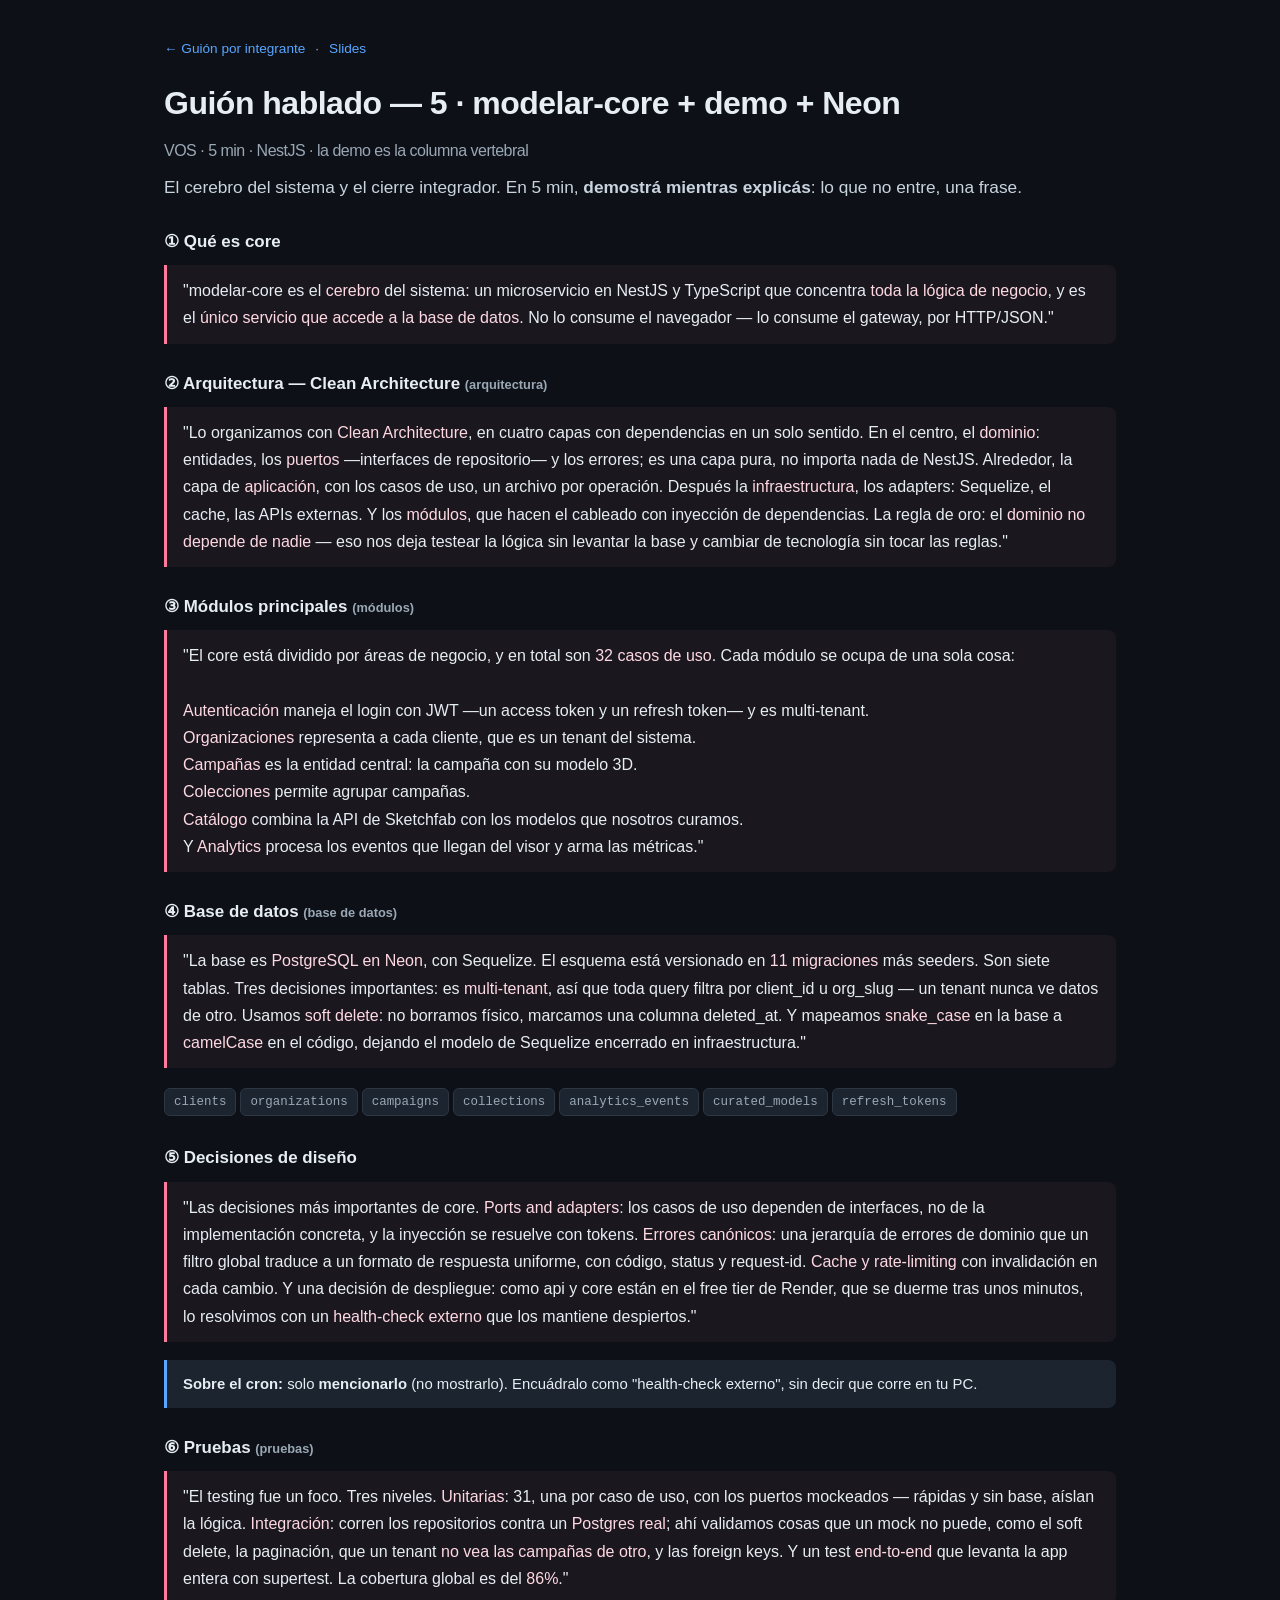
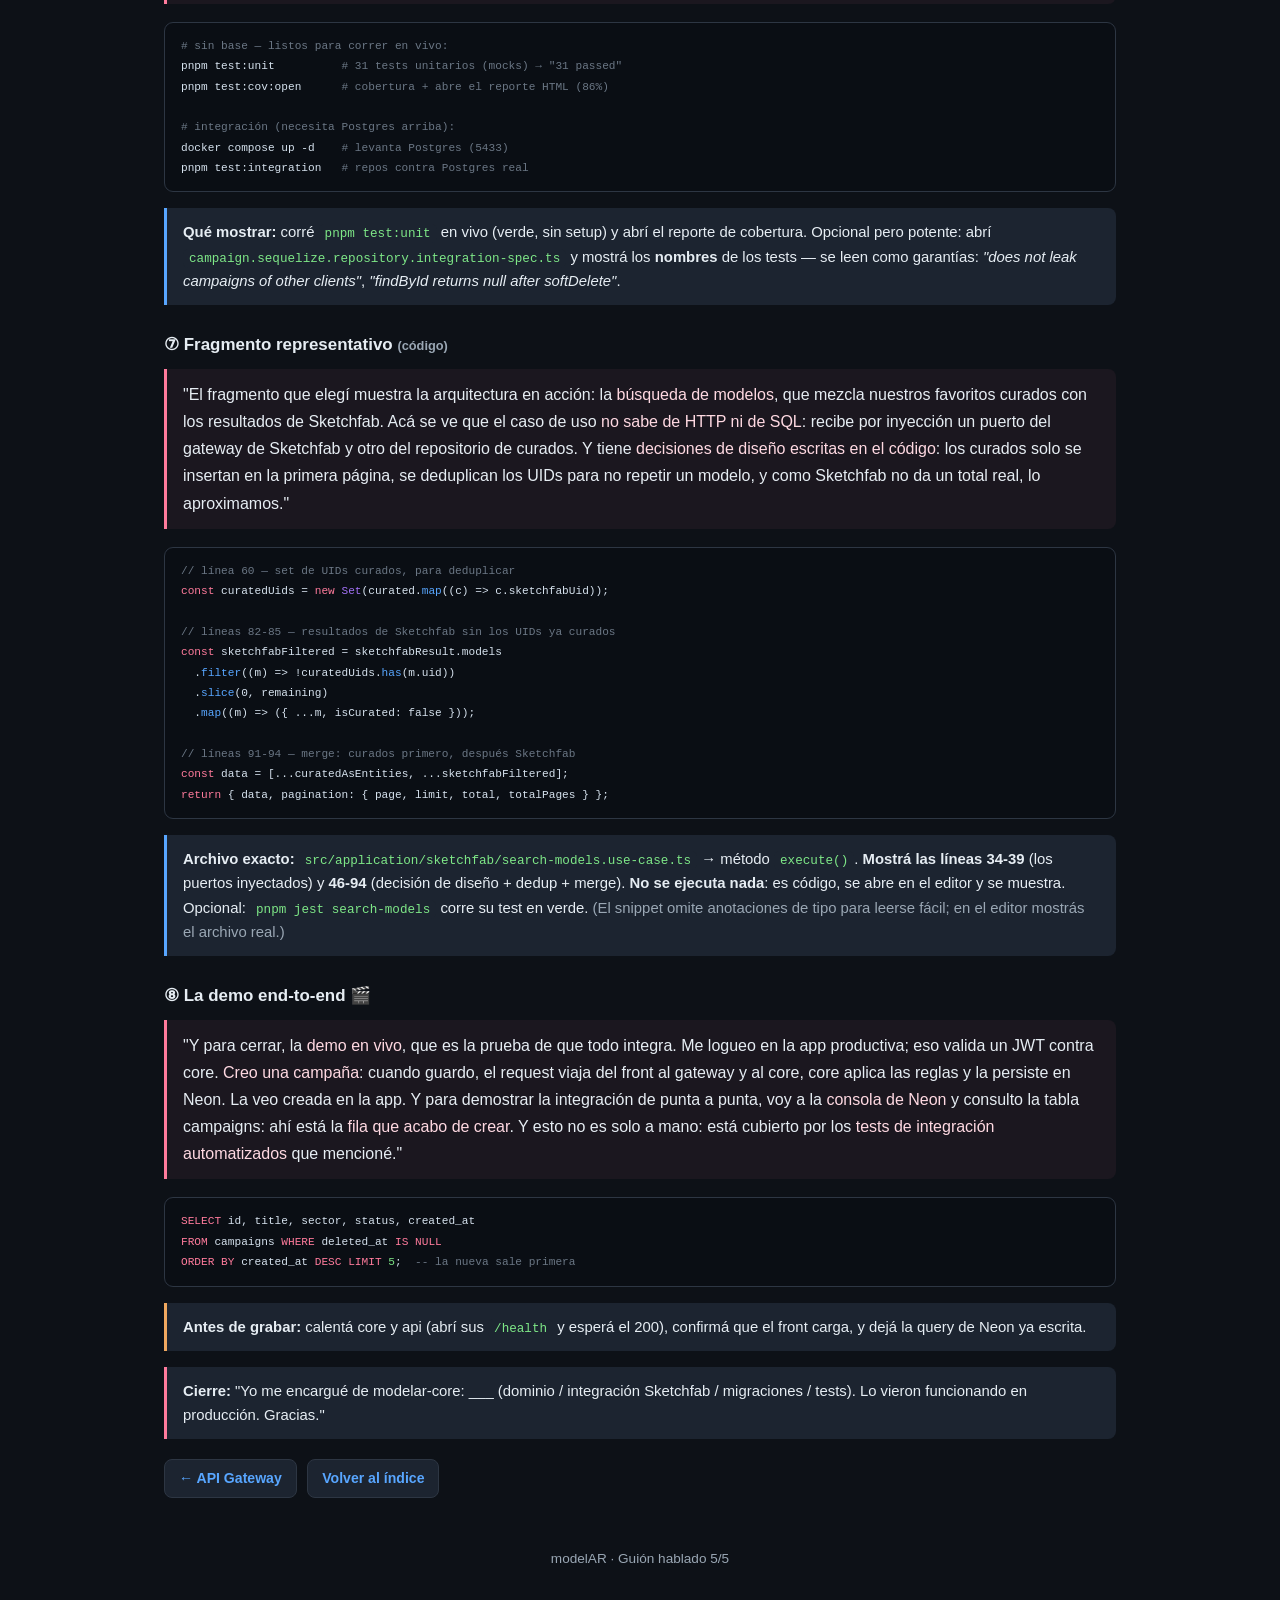
<file: coloquio/guion-5-core.html>
<!DOCTYPE html>
<html lang="es">
<head>
<meta charset="UTF-8">
<meta name="viewport" content="width=device-width, initial-scale=1.0">
<title>Guión hablado · 5 — Core + demo</title>
<link rel="stylesheet" href="styles.css">
</head>
<body>
<div class="wrap">
  <div class="crumb"><a href="coloquio-integrantes.html">← Guión por integrante</a> · <a href="presentacion.html">Slides</a></div>
  <h1>Guión hablado — 5 · modelar-core + demo + Neon
    <small>VOS · 5 min · NestJS · la demo es la columna vertebral</small>
  </h1>
  <p class="lead">El cerebro del sistema y el cierre integrador. En 5 min, <b>demostrá mientras explicás</b>: lo que no entre, una frase.</p>

  <h3 id="que-es">① Qué es core</h3>
  <div class="spoken">
    "modelar-core es el <span class="q">cerebro</span> del sistema: un microservicio en NestJS y TypeScript que concentra <span class="q">toda la lógica de negocio</span>, y es el <span class="q">único servicio que accede a la base de datos</span>. No lo consume el navegador — lo consume el gateway, por HTTP/JSON."
  </div>

  <h3 id="arquitectura">② Arquitectura — Clean Architecture <span class="muted" style="font-size:.8rem">(arquitectura)</span></h3>
  <div class="spoken">
    "Lo organizamos con <span class="q">Clean Architecture</span>, en cuatro capas con dependencias en un solo sentido. En el centro, el <span class="q">dominio</span>: entidades, los <span class="q">puertos</span> —interfaces de repositorio— y los errores; es una capa pura, no importa nada de NestJS. Alrededor, la capa de <span class="q">aplicación</span>, con los casos de uso, un archivo por operación. Después la <span class="q">infraestructura</span>, los adapters: Sequelize, el cache, las APIs externas. Y los <span class="q">módulos</span>, que hacen el cableado con inyección de dependencias. La regla de oro: el <span class="q">dominio no depende de nadie</span> — eso nos deja testear la lógica sin levantar la base y cambiar de tecnología sin tocar las reglas."
  </div>

  <h3 id="modulos">③ Módulos principales <span class="muted" style="font-size:.8rem">(módulos)</span></h3>
  <div class="spoken">
    "El core está dividido por áreas de negocio, y en total son <span class="q">32 casos de uso</span>. Cada módulo se ocupa de una sola cosa:<br><br>
    <span class="q">Autenticación</span> maneja el login con JWT —un access token y un refresh token— y es multi-tenant.<br>
    <span class="q">Organizaciones</span> representa a cada cliente, que es un tenant del sistema.<br>
    <span class="q">Campañas</span> es la entidad central: la campaña con su modelo 3D.<br>
    <span class="q">Colecciones</span> permite agrupar campañas.<br>
    <span class="q">Catálogo</span> combina la API de Sketchfab con los modelos que nosotros curamos.<br>
    Y <span class="q">Analytics</span> procesa los eventos que llegan del visor y arma las métricas."
  </div>

  <h3 id="bd">④ Base de datos <span class="muted" style="font-size:.8rem">(base de datos)</span></h3>
  <div class="spoken">
    "La base es <span class="q">PostgreSQL en Neon</span>, con Sequelize. El esquema está versionado en <span class="q">11 migraciones</span> más seeders. Son siete tablas. Tres decisiones importantes: es <span class="q">multi-tenant</span>, así que toda query filtra por client_id u org_slug — un tenant nunca ve datos de otro. Usamos <span class="q">soft delete</span>: no borramos físico, marcamos una columna deleted_at. Y mapeamos <span class="q">snake_case</span> en la base a <span class="q">camelCase</span> en el código, dejando el modelo de Sequelize encerrado en infraestructura."
  </div>
  <p class="muted"><span class="pill">clients</span><span class="pill">organizations</span><span class="pill">campaigns</span><span class="pill">collections</span><span class="pill">analytics_events</span><span class="pill">curated_models</span><span class="pill">refresh_tokens</span></p>

  <h3 id="decisiones">⑤ Decisiones de diseño</h3>
  <div class="spoken">
    "Las decisiones más importantes de core. <span class="q">Ports and adapters</span>: los casos de uso dependen de interfaces, no de la implementación concreta, y la inyección se resuelve con tokens. <span class="q">Errores canónicos</span>: una jerarquía de errores de dominio que un filtro global traduce a un formato de respuesta uniforme, con código, status y request-id. <span class="q">Cache y rate-limiting</span> con invalidación en cada cambio. Y una decisión de despliegue: como api y core están en el free tier de Render, que se duerme tras unos minutos, lo resolvimos con un <span class="q">health-check externo</span> que los mantiene despiertos."
  </div>
  <div class="note"><b>Sobre el cron:</b> solo <b>mencionarlo</b> (no mostrarlo). Encuádralo como "health-check externo", sin decir que corre en tu PC.</div>

  <h3 id="pruebas">⑥ Pruebas <span class="muted" style="font-size:.8rem">(pruebas)</span></h3>
  <div class="spoken">
    "El testing fue un foco. Tres niveles. <span class="q">Unitarias</span>: 31, una por caso de uso, con los puertos mockeados — rápidas y sin base, aíslan la lógica. <span class="q">Integración</span>: corren los repositorios contra un <span class="q">Postgres real</span>; ahí validamos cosas que un mock no puede, como el soft delete, la paginación, que un tenant <span class="q">no vea las campañas de otro</span>, y las foreign keys. Y un test <span class="q">end-to-end</span> que levanta la app entera con supertest. La cobertura global es del <span class="q">86%</span>."
  </div>
  <pre><code><span class="cm"># sin base — listos para correr en vivo:</span>
pnpm test:unit          <span class="cm"># 31 tests unitarios (mocks) → "31 passed"</span>
pnpm test:cov:open      <span class="cm"># cobertura + abre el reporte HTML (86%)</span>

<span class="cm"># integración (necesita Postgres arriba):</span>
docker compose up -d    <span class="cm"># levanta Postgres (5433)</span>
pnpm test:integration   <span class="cm"># repos contra Postgres real</span></code></pre>
  <div class="note"><b>Qué mostrar:</b> corré <code>pnpm test:unit</code> en vivo (verde, sin setup) y abrí el reporte de cobertura. Opcional pero potente: abrí <code>campaign.sequelize.repository.integration-spec.ts</code> y mostrá los <b>nombres</b> de los tests — se leen como garantías: <i>"does not leak campaigns of other clients"</i>, <i>"findById returns null after softDelete"</i>.</div>

  <h3 id="fragmento">⑦ Fragmento representativo <span class="muted" style="font-size:.8rem">(código)</span></h3>
  <div class="spoken">
    "El fragmento que elegí muestra la arquitectura en acción: la <span class="q">búsqueda de modelos</span>, que mezcla nuestros favoritos curados con los resultados de Sketchfab. Acá se ve que el caso de uso <span class="q">no sabe de HTTP ni de SQL</span>: recibe por inyección un puerto del gateway de Sketchfab y otro del repositorio de curados. Y tiene <span class="q">decisiones de diseño escritas en el código</span>: los curados solo se insertan en la primera página, se deduplican los UIDs para no repetir un modelo, y como Sketchfab no da un total real, lo aproximamos."
  </div>
  <pre><code><span class="cm">// línea 60 — set de UIDs curados, para deduplicar</span>
<span class="kw">const</span> curatedUids = <span class="kw">new</span> <span class="ty">Set</span>(curated.<span class="fn">map</span>((c) => c.sketchfabUid));

<span class="cm">// líneas 82-85 — resultados de Sketchfab sin los UIDs ya curados</span>
<span class="kw">const</span> sketchfabFiltered = sketchfabResult.models
  .<span class="fn">filter</span>((m) => !curatedUids.<span class="fn">has</span>(m.uid))
  .<span class="fn">slice</span>(0, remaining)
  .<span class="fn">map</span>((m) => ({ ...m, isCurated: false }));

<span class="cm">// líneas 91-94 — merge: curados primero, después Sketchfab</span>
<span class="kw">const</span> data = [...curatedAsEntities, ...sketchfabFiltered];
<span class="kw">return</span> { data, pagination: { page, limit, total, totalPages } };</code></pre>
  <div class="note"><b>Archivo exacto:</b> <code>src/application/sketchfab/search-models.use-case.ts</code> → método <code>execute()</code>. <b>Mostrá las líneas 34-39</b> (los puertos inyectados) y <b>46-94</b> (decisión de diseño + dedup + merge). <b>No se ejecuta nada</b>: es código, se abre en el editor y se muestra. Opcional: <code>pnpm jest search-models</code> corre su test en verde. <span class="muted">(El snippet omite anotaciones de tipo para leerse fácil; en el editor mostrás el archivo real.)</span></div>

  <h3 id="demo">⑧ La demo end-to-end 🎬</h3>
  <div class="spoken">
    "Y para cerrar, la <span class="q">demo en vivo</span>, que es la prueba de que todo integra. Me logueo en la app productiva; eso valida un JWT contra core. <span class="q">Creo una campaña</span>: cuando guardo, el request viaja del front al gateway y al core, core aplica las reglas y la persiste en Neon. La veo creada en la app. Y para demostrar la integración de punta a punta, voy a la <span class="q">consola de Neon</span> y consulto la tabla campaigns: ahí está la <span class="q">fila que acabo de crear</span>. Y esto no es solo a mano: está cubierto por los <span class="q">tests de integración automatizados</span> que mencioné."
  </div>
  <pre><code><span class="kw">SELECT</span> id, title, sector, status, created_at
<span class="kw">FROM</span> campaigns <span class="kw">WHERE</span> deleted_at <span class="kw">IS NULL</span>
<span class="kw">ORDER BY</span> created_at <span class="kw">DESC</span> <span class="kw">LIMIT</span> <span class="st">5</span>;  <span class="cm">-- la nueva sale primera</span></code></pre>
  <div class="note warn"><b>Antes de grabar:</b> calentá core y api (abrí sus <code>/health</code> y esperá el 200), confirmá que el front carga, y dejá la query de Neon ya escrita.</div>

  <div class="note say"><b>Cierre:</b> "Yo me encargué de modelar-core: ___ (dominio / integración Sketchfab / migraciones / tests). Lo vieron funcionando en producción. Gracias."</div>
  <p><a class="btn" href="guion-4-api.html">← API Gateway</a> <a class="btn" href="coloquio-integrantes.html">Volver al índice</a></p>
  <p class="foot">modelAR · Guión hablado 5/5</p>
</div>
</body>
</html>
</file>
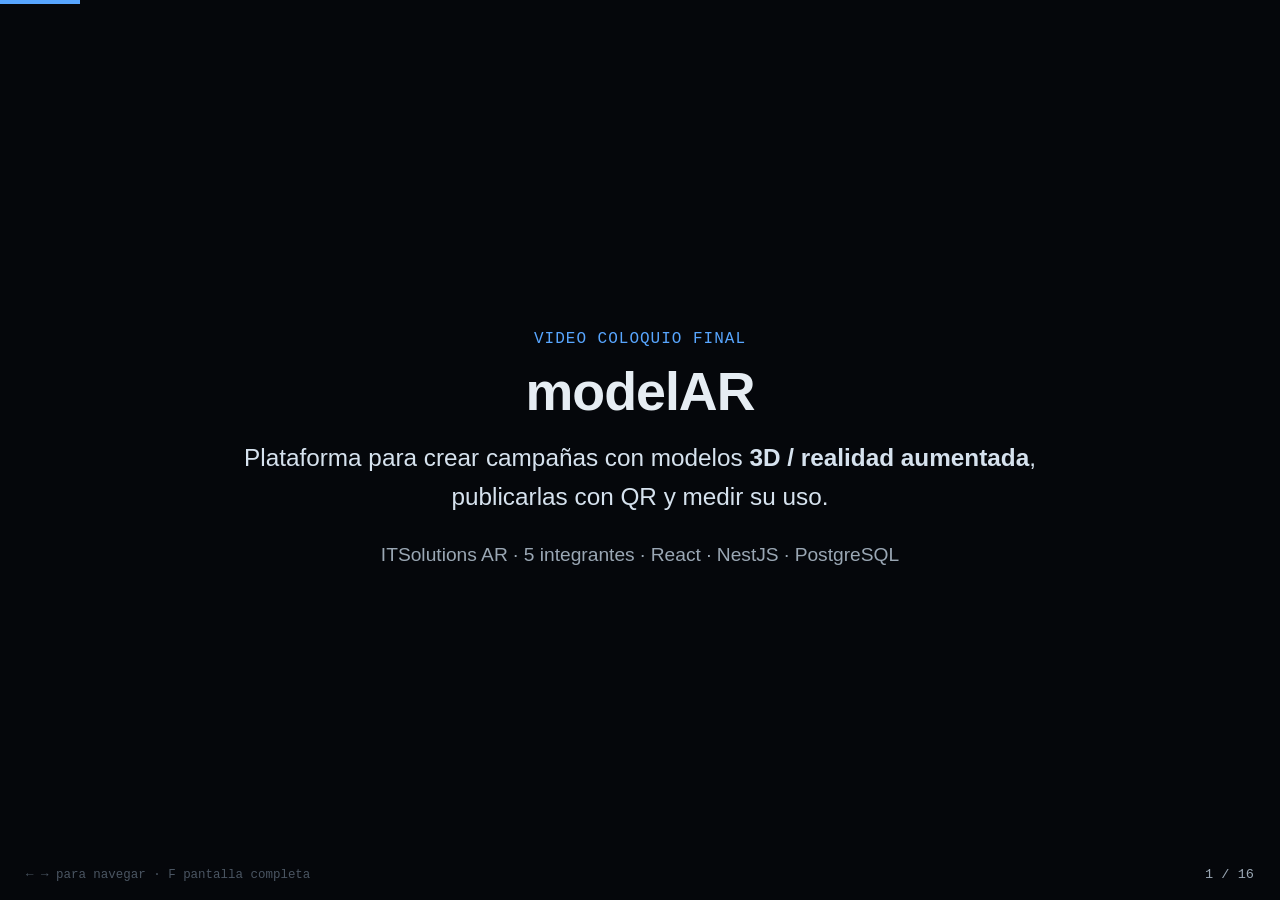
<file: coloquio/presentacion.html>
<!DOCTYPE html>
<html lang="es">
<head>
<meta charset="UTF-8">
<meta name="viewport" content="width=device-width, initial-scale=1.0">
<title>modelAR — Presentación del Coloquio</title>
<style>
  :root{
    --bg:#0d1117; --panel:#161b22; --panel2:#1c2430; --border:#2d3643;
    --txt:#e6edf3; --muted:#9aa7b4; --accent:#58a6ff; --accent2:#7ee787;
    --warn:#f0a85f; --pink:#ff7b9c; --purple:#a371f7;
    --mono:'SFMono-Regular',Consolas,'Liberation Mono',Menlo,monospace;
  }
  *{box-sizing:border-box;margin:0;padding:0}
  body{background:#05070b;color:var(--txt);
    font-family:-apple-system,BlinkMacSystemFont,'Segoe UI',Roboto,Helvetica,Arial,sans-serif;
    overflow:hidden;height:100vh}
  .deck{height:100vh;width:100vw;position:relative}
  .slide{position:absolute;inset:0;display:none;flex-direction:column;justify-content:center;
    padding:7vh 9vw;animation:fade .35s ease}
  .slide.active{display:flex}
  @keyframes fade{from{opacity:0;transform:translateY(8px)}to{opacity:1;transform:none}}
  .kicker{font-family:var(--mono);font-size:1rem;color:var(--accent);letter-spacing:1px;text-transform:uppercase;margin-bottom:14px}
  .slide.you .kicker{color:var(--accent2)}
  h1{font-size:4.2vw;line-height:1.1;letter-spacing:-1px;margin-bottom:18px}
  h2{font-size:3vw;line-height:1.15;letter-spacing:-.5px;margin-bottom:22px}
  .sub{font-size:1.5vw;color:var(--muted);font-weight:400;line-height:1.5}
  ul{list-style:none;margin-top:10px}
  li{font-size:1.55vw;line-height:1.6;margin:12px 0;padding-left:30px;position:relative;color:#d6e2ee}
  li::before{content:'▸';position:absolute;left:0;color:var(--accent)}
  .slide.you li::before{color:var(--accent2)}
  li b{color:#fff}
  code{font-family:var(--mono);background:var(--panel2);padding:2px 8px;border-radius:5px;font-size:.86em;color:var(--accent2)}
  .big{font-size:1.9vw;line-height:1.6;color:#d6e2ee;max-width:60ch}
  .center{text-align:center;align-items:center}
  /* flow */
  .flow{display:flex;align-items:center;gap:0;flex-wrap:wrap;margin-top:30px}
  .node{background:var(--panel);border:2px solid var(--border);border-radius:14px;padding:16px 22px;text-align:center;min-width:11vw}
  .node .t{font-weight:700;font-size:1.4vw} .node .s{font-size:.95vw;color:var(--muted);font-family:var(--mono);margin-top:4px}
  .node.web{border-color:#a371f7} .node.api{border-color:var(--warn)} .node.core{border-color:var(--accent2)} .node.db{border-color:var(--accent)} .node.ext{border-color:var(--pink)}
  .arrow{color:var(--muted);font-size:2.4vw;padding:0 14px}
  /* tag row */
  .row{display:flex;gap:14px;flex-wrap:wrap;margin-top:26px}
  .seg{background:var(--panel);border:1px solid var(--border);border-radius:12px;padding:14px 18px;flex:1;min-width:13vw}
  .seg .h{font-family:var(--mono);color:var(--accent);font-size:1vw} .seg .b{font-size:1.15vw;font-weight:600;margin-top:6px}
  .seg.you{border-color:var(--accent2)} .seg.you .h{color:var(--accent2)}
  /* matrix */
  table{border-collapse:collapse;margin-top:18px;font-size:1.15vw}
  th,td{border:1px solid var(--border);padding:8px 14px;text-align:center}
  th{color:var(--accent);font-family:var(--mono);font-size:.95vw}
  td:first-child,th:first-child{text-align:left}
  .ok{color:var(--accent2);font-weight:800}
  /* chrome */
  .bar{position:fixed;top:0;left:0;height:4px;background:var(--accent);transition:width .3s;z-index:10}
  .count{position:fixed;bottom:18px;right:26px;font-family:var(--mono);font-size:.85rem;color:var(--muted);z-index:10}
  .hint{position:fixed;bottom:18px;left:26px;font-family:var(--mono);font-size:.78rem;color:#4a5562;z-index:10}
  .tt{color:var(--accent2)} .tw{color:var(--warn)} .tp{color:var(--purple)} .tk{color:var(--pink)}
</style>
</head>
<body>
<div class="bar" id="bar"></div>
<div class="deck" id="deck">

  <!-- 1 -->
  <section class="slide active center">
    <div class="kicker">Video Coloquio Final</div>
    <h1>modelAR</h1>
    <p class="big">Plataforma para crear campañas con modelos <b>3D / realidad aumentada</b>, publicarlas con QR y medir su uso.</p>
    <p class="sub" style="margin-top:24px">ITSolutions AR · 5 integrantes · React · NestJS · PostgreSQL</p>
  </section>

  <!-- 2 -->
  <section class="slide">
    <div class="kicker">01 · El problema</div>
    <h2>Mostrar productos en 3D/AR es difícil</h2>
    <ul>
      <li>Las marcas quieren que sus clientes vean productos en <b>realidad aumentada</b>, pero requiere apps nativas y desarrollo a medida.</li>
      <li>No hay una forma simple de <b>publicar</b> un modelo y <b>compartirlo</b> (QR, link).</li>
      <li>Y menos aún de <b>medir</b> si la gente lo usa.</li>
    </ul>
  </section>

  <!-- 3 -->
  <section class="slide">
    <div class="kicker">02 · La solución</div>
    <h2>modelAR — campañas 3D/AR, multi-tenant</h2>
    <ul>
      <li>El cliente arma una <b>campaña</b> eligiendo un modelo del catálogo (Sketchfab + curados).</li>
      <li>Se genera un <b>visor AR + QR</b> que se ve desde el navegador, <b>sin instalar nada</b>.</li>
      <li>Se miden <b>analíticas</b> de uso (vistas, activaciones AR, clicks).</li>
      <li>Todo <b>multi-tenant</b>: cada cliente y organización con sus datos aislados.</li>
    </ul>
  </section>

  <!-- 4 -->
  <section class="slide">
    <div class="kicker">03 · Arquitectura general</div>
    <h2>Tres servicios desacoplados</h2>
    <div class="flow">
      <div class="node web"><div class="t">modelar-web</div><div class="s">React 19 · Vercel</div></div>
      <div class="arrow">→</div>
      <div class="node api"><div class="t">modelar-api</div><div class="s">Gateway/BFF · Render</div></div>
      <div class="arrow">→</div>
      <div class="node core"><div class="t">modelar-core</div><div class="s">NestJS · Render</div></div>
      <div class="arrow">→</div>
      <div class="node db"><div class="t">Neon</div><div class="s">PostgreSQL</div></div>
    </div>
    <ul style="margin-top:26px">
      <li>Se comunican por <b>HTTP/JSON</b>. El front nunca toca core ni la base directamente.</li>
      <li>Core consume además la <b>API externa de Sketchfab</b> para los modelos 3D.</li>
    </ul>
  </section>

  <!-- divider web admin -->
  <section class="slide center">
    <div class="kicker">Frontend</div>
    <h1 style="font-size:3.4vw">modelar-web · Panel admin</h1>
    <p class="sub">El frontend de gestión que usan los clientes</p>
  </section>

  <!-- 7 web admin -->
  <section class="slide">
    <div class="kicker">Frontend · Panel admin</div>
    <h2>React 19 + Vite + TypeScript</h2>
    <ul>
      <li><b>Ruteo</b> con react-router (HashRouter); <b>estado global</b> con Context API (Auth, Campaigns, Collections, Organizations).</li>
      <li><b>Pantallas:</b> login, organizaciones, campañas (alta/edición), <b>QR por campaña</b>, colecciones, dashboard de <b>métricas</b>.</li>
      <li><b>Consumo de API:</b> capa <code>services/api.ts</code> con <code>apiFetch</code> — agrega el <b>JWT</b> (Bearer), timeout 10s, y auto-logout en <code>401</code>.</li>
      <li><b>Pruebas:</b> vitest + Testing Library (cliente API, storage, stats).</li>
    </ul>
  </section>

  <!-- 8 divider web ar -->
  <section class="slide center">
    <div class="kicker">Frontend</div>
    <h1 style="font-size:3.4vw">modelar-web · Visor AR + QR</h1>
    <p class="sub">La experiencia que ve el usuario final</p>
  </section>

  <!-- 9 web ar -->
  <section class="slide">
    <div class="kicker">Frontend · Experiencia AR</div>
    <h2>AR en el navegador, sin app nativa</h2>
    <ul>
      <li><b>Flujo:</b> Landing → Catálogo → escanear QR → Visor AR (<code>/ar/:uid</code>).</li>
      <li><b>Visor:</b> <code>@google/model-viewer</code> + three.js — <code>ar-modes</code> Scene Viewer / WebXR / Quick Look, con fallback de AR precisa.</li>
      <li><b>Escáner QR:</b> <code>@zxing/browser</code> lee la cámara; <code>parseScanToModelId</code> extrae el id del modelo.</li>
      <li><b>Analytics:</b> <code>trackEvent</code> fire-and-forget (<code>keepalive</code>) a <code>POST /api/events</code>.</li>
    </ul>
  </section>

  <!-- 10 divider api -->
  <section class="slide center">
    <div class="kicker">Backend</div>
    <h1 style="font-size:3.4vw">modelar-api · Gateway (BFF)</h1>
    <p class="sub">El borde público entre el front y la lógica</p>
  </section>

  <!-- 11 api -->
  <section class="slide">
    <div class="kicker">Backend · API Gateway (BFF)</div>
    <h2>Backend-for-Frontend en Express</h2>
    <ul>
      <li>Gateway <b>delgado</b> (3 archivos): no tiene lógica, no toca la base, no valida el JWT.</li>
      <li><b>Por qué existe:</b> aislamiento/seguridad, separación de responsabilidades, deploy independiente, costura para varios frontends.</li>
      <li><b>Cómo:</b> reenvía method+body+headers (Authorization, request-id, IP), <b>whitelist de rutas</b>, timeout 10s → <code>503</code>.</li>
      <li>Trade-off honesto: para un MVP de un cliente, unificar sería más simple; lo separamos a conciencia.</li>
    </ul>
  </section>

  <!-- 12 divider core -->
  <section class="slide center you">
    <div class="kicker">Backend</div>
    <h1 style="font-size:3.4vw">modelar-core</h1>
    <p class="sub">El cerebro: toda la lógica de negocio y la base de datos</p>
  </section>

  <!-- 13 core arch -->
  <section class="slide you">
    <div class="kicker">Core · Arquitectura</div>
    <h2>Clean Architecture (4 capas)</h2>
    <ul>
      <li><b>domain</b> — modelo puro: entidades, puertos, errores. No depende de nadie.</li>
      <li><b>application</b> — casos de uso (32 en total). Acá vive la lógica.</li>
      <li><b>infrastructure</b> — adapters: Sequelize, cache, APIs externas.</li>
      <li><b>modules</b> — controllers + inyección de dependencias.</li>
    </ul>
  </section>

  <!-- 14 core db -->
  <section class="slide you">
    <div class="kicker">Core · Base de datos</div>
    <h2>PostgreSQL en Neon · Sequelize</h2>
    <ul>
      <li><b>7 tablas</b>, <b>11 migraciones</b> + seeders. Core es el <b>único</b> que toca la base.</li>
      <li><b>Multi-tenant:</b> toda query filtra por <code>client_id</code> / <code>org_slug</code>.</li>
      <li><b>Soft delete</b> (<code>deleted_at</code> + paranoid); mapeo snake_case ↔ camelCase.</li>
    </ul>
  </section>

  <!-- 15 core tests -->
  <section class="slide you">
    <div class="kicker">Core · Pruebas</div>
    <h2>Unitarias + integración · 86% cobertura</h2>
    <ul>
      <li><b>31 unitarias</b> — casos de uso con puertos mockeados (rápido, sin base).</li>
      <li><b>Integración</b> — repositorios contra un <b>Postgres real</b>: soft delete, paginación, aislamiento multi-tenant, FK.</li>
      <li><b>E2E</b> — la app completa con supertest.</li>
    </ul>
  </section>

  <!-- 16 demo -->
  <section class="slide you center">
    <div class="kicker">Demo en vivo</div>
    <h2>Integración end-to-end</h2>
    <p class="big">Login → crear campaña → verla en la app → <b>consultarla en Neon (prod)</b>.<br><br>El request viaja <code>web → api → core → Neon</code>, y la fila aparece en la base real.</p>
  </section>

  <!-- cierre -->
  <section class="slide center">
    <div class="kicker">Gracias</div>
    <h1>¿Preguntas?</h1>
    <p class="sub">modelAR · ITSolutions AR — Video Coloquio Final</p>
  </section>

</div>

<div class="count" id="count"></div>
<div class="hint">← → para navegar · F pantalla completa</div>

<script>
  const slides = Array.from(document.querySelectorAll('.slide'));
  let i = 0;
  const bar = document.getElementById('bar');
  const count = document.getElementById('count');
  function show(n){
    i = Math.max(0, Math.min(slides.length - 1, n));
    slides.forEach((s, k) => s.classList.toggle('active', k === i));
    bar.style.width = ((i + 1) / slides.length * 100) + '%';
    count.textContent = (i + 1) + ' / ' + slides.length;
  }
  document.addEventListener('keydown', (e) => {
    if (e.key === 'ArrowRight' || e.key === ' ' || e.key === 'PageDown') { show(i + 1); e.preventDefault(); }
    else if (e.key === 'ArrowLeft' || e.key === 'PageUp') { show(i - 1); e.preventDefault(); }
    else if (e.key === 'Home') show(0);
    else if (e.key === 'End') show(slides.length - 1);
    else if (e.key.toLowerCase() === 'f') {
      if (!document.fullscreenElement) document.documentElement.requestFullscreen?.();
      else document.exitFullscreen?.();
    }
  });
  document.getElementById('deck').addEventListener('click', () => show(i + 1));
  show(0);
</script>
</body>
</html>
</file>
<file: coloquio/styles.css>
/* modelAR — Coloquio · estilos compartidos */
:root{
  --bg:#0d1117; --panel:#161b22; --panel2:#1c2430; --border:#2d3643;
  --txt:#e6edf3; --muted:#9aa7b4; --accent:#58a6ff; --accent2:#7ee787;
  --warn:#f0a85f; --pink:#ff7b9c; --purple:#a371f7;
  --mono:'SFMono-Regular',Consolas,'Liberation Mono',Menlo,monospace;
}
*{box-sizing:border-box}
html{scroll-behavior:smooth}
body{margin:0;background:var(--bg);color:var(--txt);
  font-family:-apple-system,BlinkMacSystemFont,'Segoe UI',Roboto,Helvetica,Arial,sans-serif;
  line-height:1.62;font-size:16px}
.wrap{max-width:1000px;margin:0 auto;padding:38px 24px 90px}
a{color:var(--accent)}
h1{font-size:2rem;margin:0 0 4px;letter-spacing:-.5px}
h1 small{display:block;font-size:1rem;color:var(--muted);font-weight:400;margin-top:8px}
h2{font-size:1.32rem;margin:42px 0 12px;padding-bottom:9px;border-bottom:1px solid var(--border);scroll-margin-top:18px}
h2 .n{color:var(--accent);font-family:var(--mono);font-size:.95rem;margin-right:10px}
h3{font-size:1.06rem;margin:26px 0 6px;scroll-margin-top:18px}
h4{font-size:.82rem;margin:18px 0 6px;color:var(--accent2);text-transform:uppercase;letter-spacing:.6px;font-family:var(--mono)}
p{margin:10px 0} .muted{color:var(--muted)} .lead{font-size:1.08rem;color:#c9d4df}
code{font-family:var(--mono);background:var(--panel2);padding:2px 6px;border-radius:5px;font-size:.85em;color:var(--accent2)}
pre{background:#0a0e14;border:1px solid var(--border);border-radius:9px;padding:13px 16px;overflow-x:auto;font-family:var(--mono);font-size:.82rem;line-height:1.55;margin:12px 0}
pre code{background:none;padding:0;color:#d6e2ee}
.kw{color:var(--pink)} .cm{color:#6b7785} .st{color:var(--accent2)} .fn{color:var(--accent)} .ty{color:var(--purple)}
ul{margin:9px 0;padding-left:22px} li{margin:6px 0}
table{width:100%;border-collapse:collapse;margin:14px 0;font-size:.9rem}
th,td{text-align:left;padding:8px 11px;border-bottom:1px solid var(--border);vertical-align:top}
th{color:var(--accent);font-weight:600;font-size:.76rem;text-transform:uppercase;letter-spacing:.4px}
tr:last-child td{border-bottom:none}
.yes{color:var(--accent2);font-weight:700;text-align:center}
.no{color:#3d4654;text-align:center}
/* cards */
.card{background:var(--panel);border:1px solid var(--border);border-radius:14px;margin:22px 0;overflow:hidden}
.card.you{border-color:var(--accent2)}
.chd{display:flex;align-items:center;gap:12px;flex-wrap:wrap;padding:16px 22px;background:var(--panel2);border-bottom:1px solid var(--border)}
.chd .num{font-family:var(--mono);font-size:1.5rem;color:var(--accent);font-weight:800;line-height:1}
.card.you .chd .num{color:var(--accent2)}
.chd .ti{font-size:1.16rem;font-weight:700}
.chd .sub{font-size:.8rem;color:var(--muted);font-family:var(--mono)}
.cbody{padding:6px 22px 20px}
/* chips & tags */
.chip{font-family:var(--mono);font-size:.68rem;text-transform:uppercase;letter-spacing:.5px;padding:3px 9px;border-radius:20px;white-space:nowrap}
.chip.who{background:rgba(88,166,255,.15);color:var(--accent)}
.chip.min{background:rgba(240,168,95,.15);color:var(--warn)}
.chip.you{background:rgba(126,231,135,.18);color:var(--accent2)}
.tags{margin:8px 0 2px}
.tag{display:inline-block;font-size:.72rem;padding:2px 8px;border-radius:5px;margin:2px 5px 2px 0;background:var(--panel2);border:1px solid var(--border);color:var(--muted)}
.tag.on{background:rgba(126,231,135,.13);border-color:rgba(126,231,135,.4);color:var(--accent2)}
/* notes */
.note{background:var(--panel2);border-left:3px solid var(--accent);border-radius:0 8px 8px 0;padding:12px 16px;margin:16px 0;font-size:.93rem}
.note.warn{border-left-color:var(--warn)} .note.good{border-left-color:var(--accent2)} .note.say{border-left-color:var(--pink)}
.note b{color:var(--txt)}
.screen{background:var(--panel2);border-left:3px solid var(--accent);border-radius:0 7px 7px 0;padding:9px 14px;font-size:.9rem;margin:8px 0}
.aporte{font-style:italic;color:var(--muted);font-size:.9rem;border-top:1px dashed var(--border);margin-top:14px;padding-top:10px}
.pill{display:inline-block;background:var(--panel2);border:1px solid var(--border);border-radius:6px;padding:3px 9px;font-family:var(--mono);font-size:.78rem;margin:2px 4px 2px 0}
/* nav / breadcrumb / buttons */
.crumb{display:flex;gap:10px;align-items:center;flex-wrap:wrap;font-size:.85rem;color:var(--muted);margin-bottom:18px}
.crumb a{text-decoration:none}
.btn{display:inline-block;background:var(--panel2);border:1px solid var(--border);border-radius:8px;padding:7px 14px;color:var(--accent);text-decoration:none;font-size:.88rem;font-weight:600;margin:4px 6px 4px 0}
.btn:hover{border-color:var(--accent)}
.btn.go{background:rgba(126,231,135,.1);border-color:rgba(126,231,135,.4);color:var(--accent2)}
.toc{background:var(--panel);border:1px solid var(--border);border-radius:12px;padding:14px 22px;margin:22px 0}
.toc a{display:block;padding:3px 0;text-decoration:none;font-size:.93rem}
.toc a:hover{text-decoration:underline}
/* guion (spoken) */
.say-link{font-size:.78rem;font-family:var(--mono);color:var(--accent2);text-decoration:none;border:1px solid rgba(126,231,135,.35);border-radius:5px;padding:1px 7px;margin-left:8px;white-space:nowrap}
.say-link:hover{background:rgba(126,231,135,.12)}
.spoken{background:rgba(255,123,156,.06);border-left:3px solid var(--pink);border-radius:0 8px 8px 0;padding:12px 16px;margin:10px 0 18px;font-size:1rem;line-height:1.7}
.spoken .q{color:#ffd9e2}
.flow{display:flex;align-items:stretch;gap:0;flex-wrap:wrap;margin:18px 0;justify-content:center}
.node{background:var(--panel);border:1px solid var(--border);border-radius:10px;padding:11px 15px;text-align:center;min-width:115px}
.node .t{font-weight:600;font-size:.92rem} .node .s{font-size:.69rem;color:var(--muted);font-family:var(--mono)}
.node.web{border-color:#a371f7} .node.api{border-color:var(--warn)} .node.core{border-color:var(--accent2)} .node.db{border-color:var(--accent)}
.arrow{display:flex;flex-direction:column;justify-content:center;color:var(--muted);padding:0 6px;font-family:var(--mono);font-size:.67rem;text-align:center}
.arrow .big{font-size:1.3rem;line-height:1}
.foot{margin-top:46px;text-align:center;color:var(--muted);font-size:.85rem}
@media(max-width:760px){.flow{flex-direction:column;align-items:center}.arrow{transform:rotate(90deg);padding:4px 0}}
</file>
